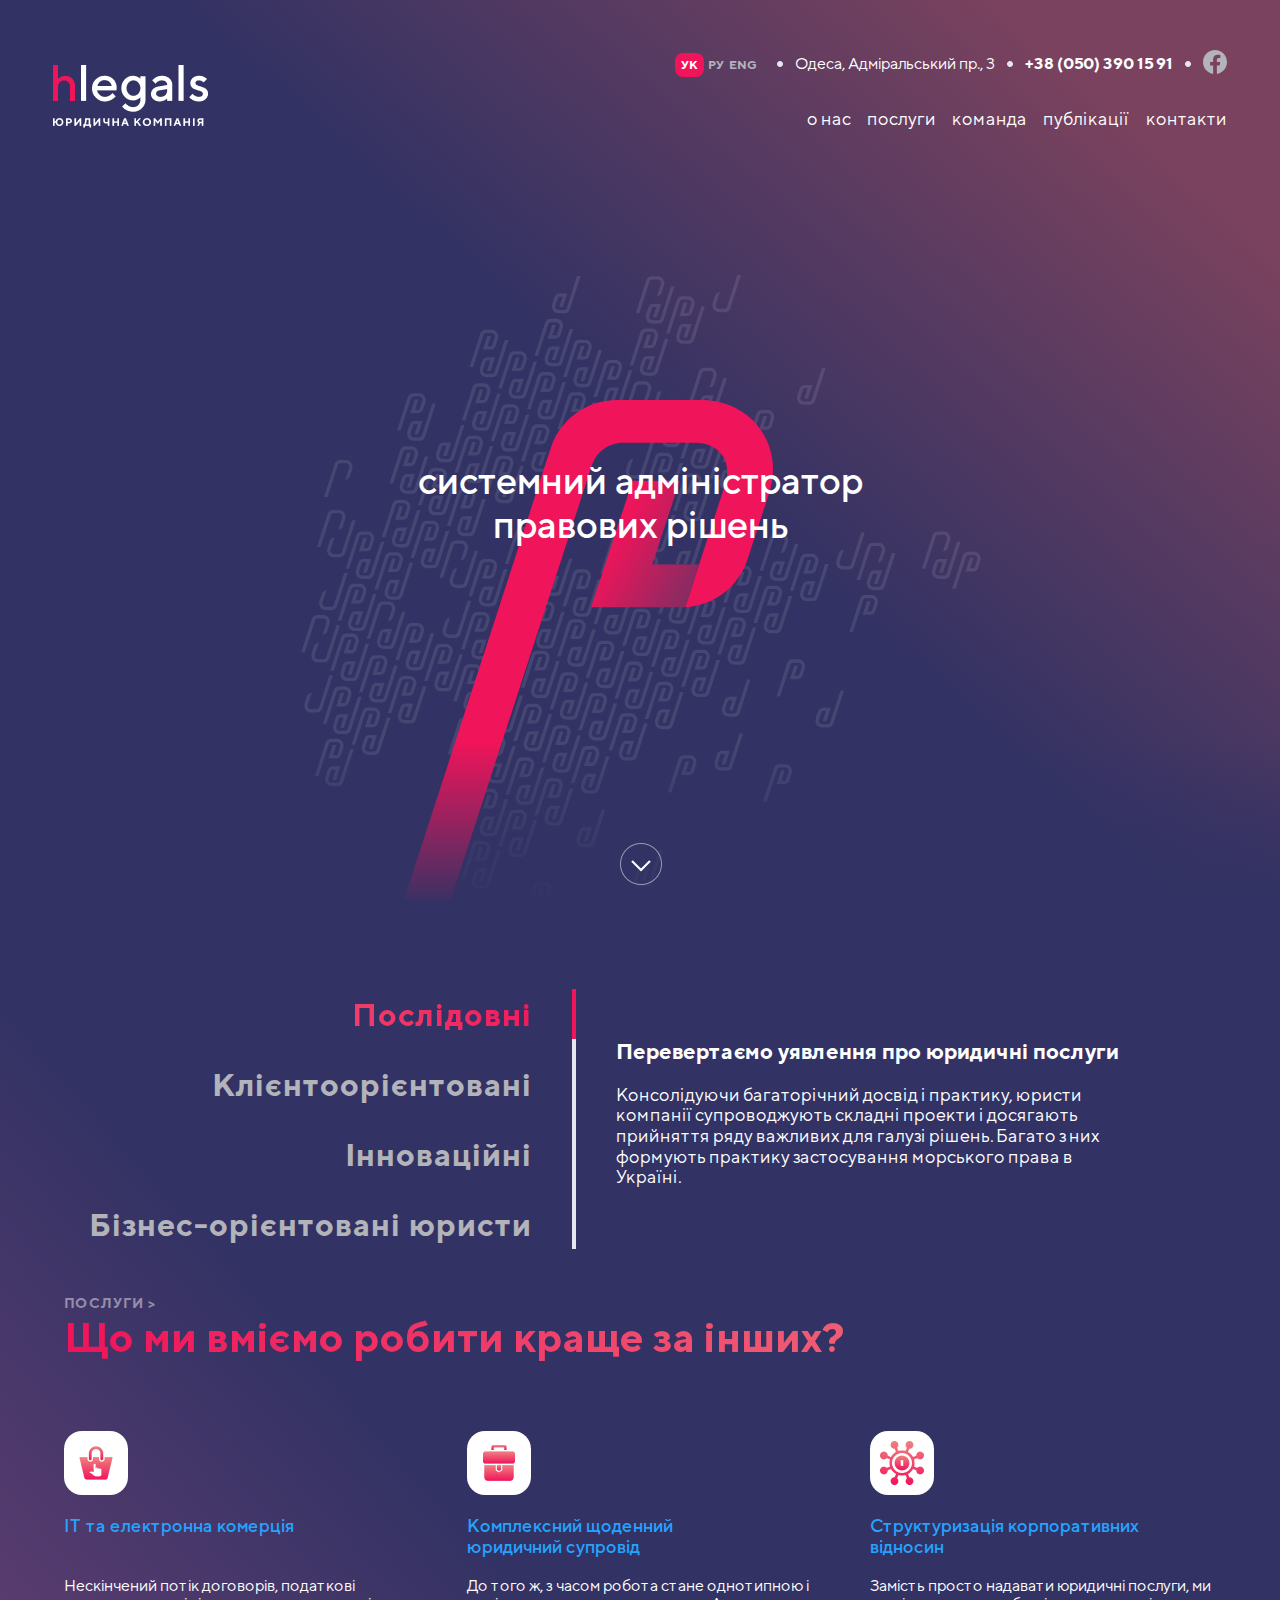
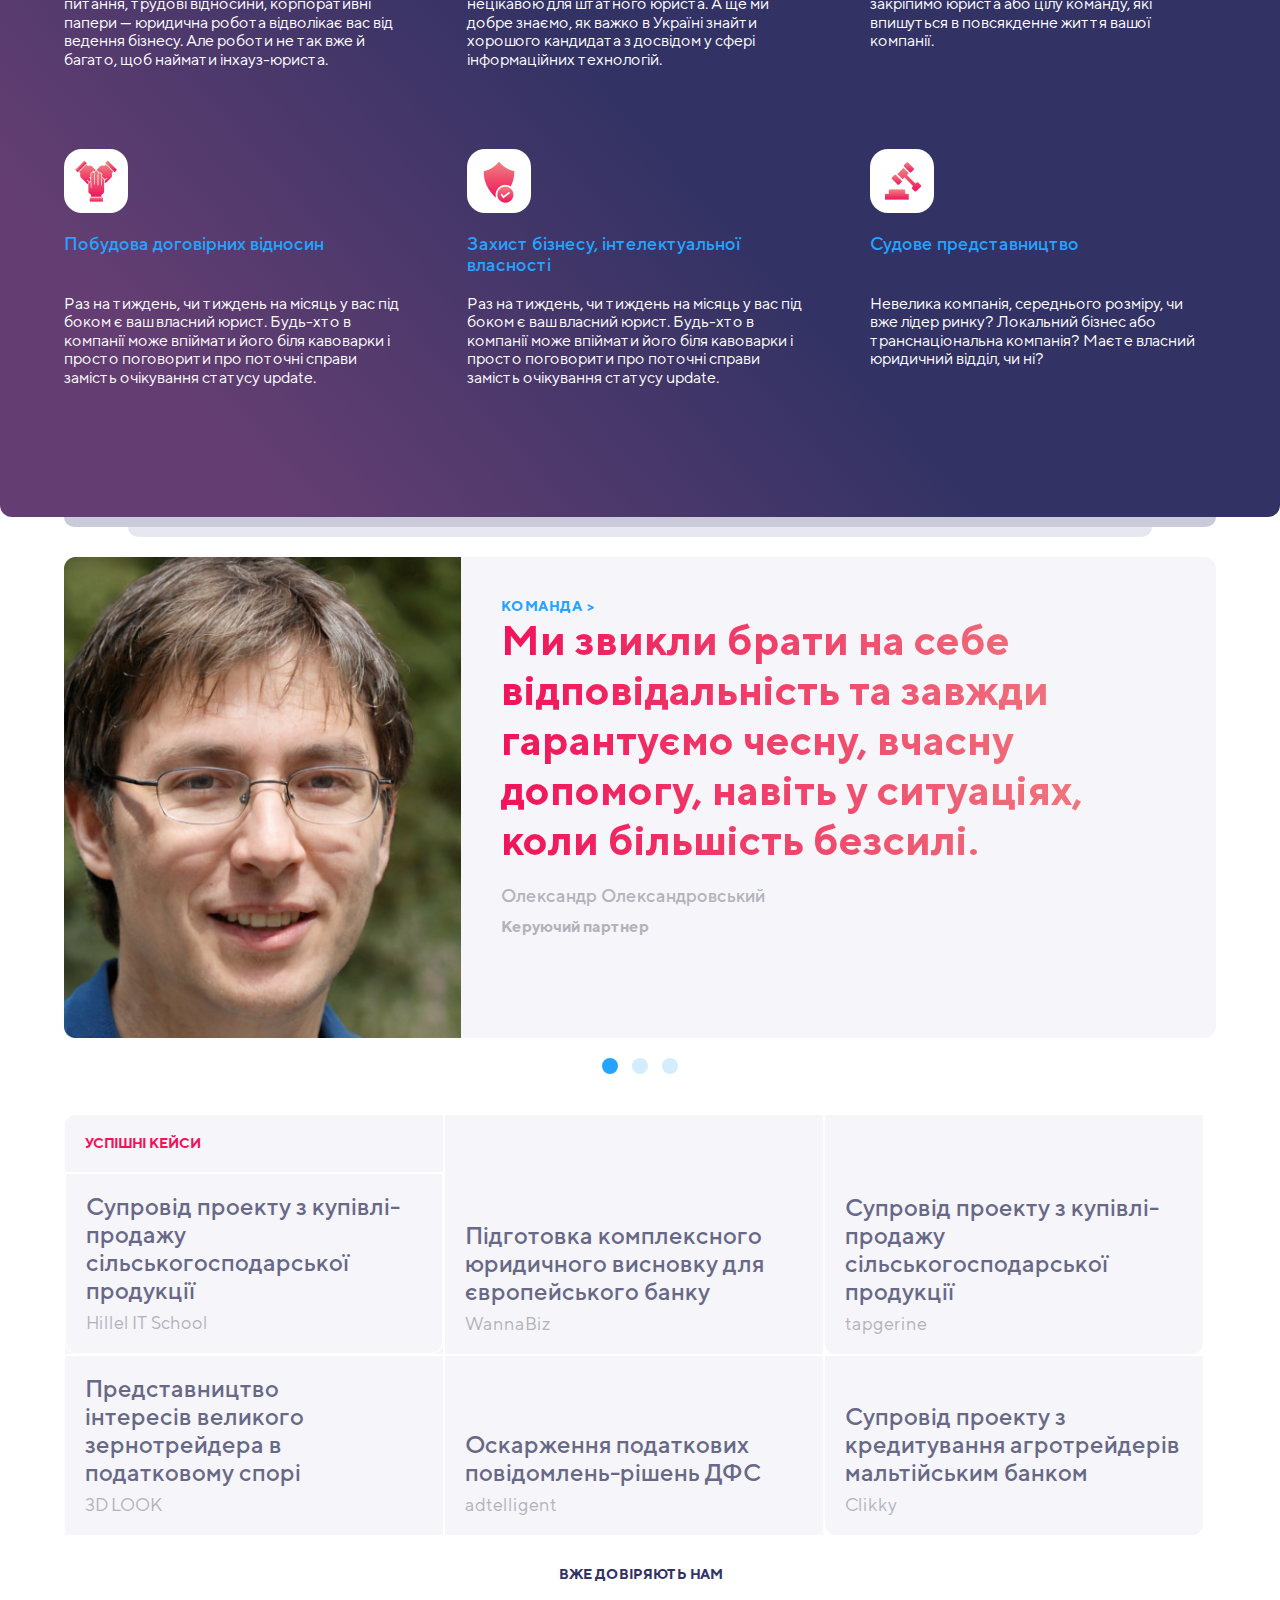
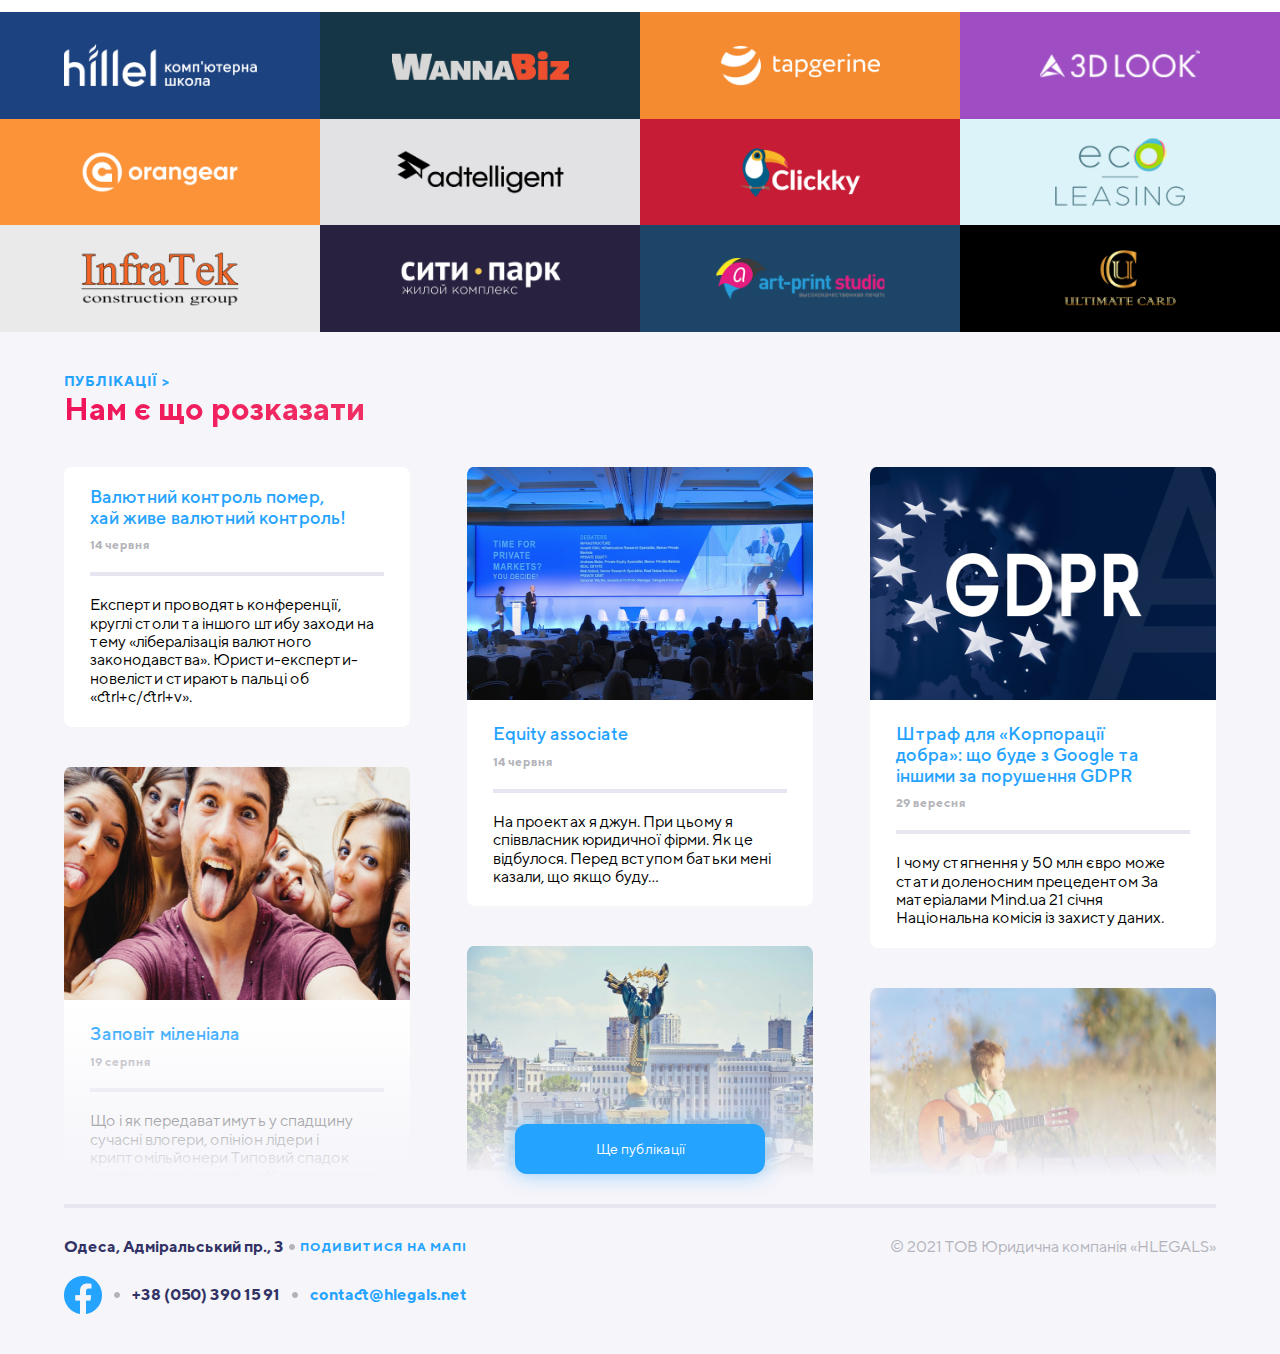
<file: index.html>
<!DOCTYPE html>
<html lang="ua">
  <head>
    <meta charset="UTF-8" />
    <meta http-equiv="X-UA-Compatible" content="IE=edge" />
    <meta name="viewport" content="width=device-width, initial-scale=1.0" />
    <title>homepage</title>
    <link rel="stylesheet" href="styles/normalize.css" />
    <link rel="stylesheet" href="styles/owl.carousel.min.css" />
    <link rel="stylesheet" href="styles/team-owl-carousel.css" />
    <link rel="stylesheet" href="styles/header.css" />
    <link rel="stylesheet" href="styles/footer.css" />
    <!-- <link rel="stylesheet" href="styles/owl.theme.default.min.css" /> -->
    <link rel="stylesheet" href="styles/homepage-mobile.css" />
    <link rel="stylesheet" href="styles/homepage-desktop.css" />
    <link rel="stylesheet" href="fonts/fontstyles.css" />
  </head>
  <body>
    <div class="container">
      <header class="header">
        <div class="header-top">
          <ul class="lang-list list">
            <li>
              <a class="lang-link lang-link-grey lang-link-active" href="#"
                >УК</a
              >
            </li>
            <li><a class="lang-link lang-link-grey" href="https://vladimirbely-github-io.translate.goog/FW-basic/?_x_tr_sl=auto&_x_tr_tl=ru&_x_tr_hl=ru&_x_tr_pto=wapp">РУ</a></li>
            <li><a class="lang-link lang-link-grey" href="https://vladimirbely-github-io.translate.goog/FW-basic/?_x_tr_sl=auto&_x_tr_tl=en&_x_tr_hl=ru&_x_tr_pto=wapp">ENG</a></li>
          </ul>
          <div class="contact-info">
            <img src="img/Dot separator.png" alt="" class="ds" />
            <p class="header-adress header-adress-white">
              Одеса, Адміральський пр., 3
            </p>
            <img src="img/Dot separator.png" alt="" class="ds" />
            <p class="header-phone header-phone-white">+38 (050) 390 15 91</p>
            <img src="img/Dot separator.png" alt="" class="ds" />
            <a class="fb-link" href="#"><img src="img/fb-icon.svg" alt="" /></a>
          </div>
        </div>
        <div class="header-bottom">
          <img src="img/Logo-header-desk-home.png" alt="" class="logo" />
          <img
            src="img/Logo-header-mobile-home.png"
            alt=""
            class="logo-mobile"
          />
          <div class="hamburger-menu">
            <button class="hamburger-btn" id="hamburger-btn">
              <img class="hamburger" src="img/Hamburger (1).svg" alt="" />
            </button>
            <div class="nav-menu" id="nav-menu">
              <header class="nav-menu-header">
                <div class="header-wrapper">
                  <img src="img/mini-logo.svg" alt="" />
                  <button class="close-btn" id="close-btn">
                    <img src="img/Close.png" alt="" />
                  </button>
                </div>
              </header>
              <ul class="nav-list-menu">
                <li class="nav-list-item">
                  <a href="about.html" class="nav-link nav-link-blue">о нас</a>
                </li>
                <li class="nav-list-item">
                  <a href="services.html" class="nav-link nav-link-blue"
                    >послуги</a
                  >
                </li>
                <li class="nav-list-item">
                  <a href="team.html" class="nav-link nav-link-blue">команда</a>
                </li>
                <li class="nav-list-item">
                  <a href="publication.html" class="nav-link nav-link-blue"
                    >публікації</a
                  >
                </li>
                <li class="nav-list-item">
                  <a href="contacts.html" class="nav-link nav-link-blue"
                    >контакти</a
                  >
                </li>
              </ul>
            </div>
          </div>
          <ul class="nav-list list">
            <li>
              <a href="about.html" class="nav-link nav-link-white">о нас</a>
            </li>
            <li>
              <a href="services.html" class="nav-link nav-link-white"
                >послуги</a
              >
            </li>
            <li>
              <a href="team.html" class="nav-link nav-link-white">команда</a>
            </li>
            <li>
              <a href="publication.html" class="nav-link nav-link-white"
                >публікації</a
              >
            </li>
            <li>
              <a href="contacts.html" class="nav-link nav-link-white"
                >контакти</a
              >
            </li>
          </ul>
        </div>
      </header>
      <section class="splash">
        <h1 class="splash-txt">системний адміністратор правових рішень</h1>
        <div class="shade"></div>
        <button class="scroll-down">
          <img src="img/Scroll down.png" alt="" />
        </button>
      </section>
    </div>

    <div class="ES-container">
      <div class="experience-carousel">
        <div class="owl-carousel" id="e-carousel">
          <div class="e-item">
            <div class="E-left">
              <p class="E-type gradient-text">Послідовні</p>
            </div>
            <div class="E-right">
              <h2 class="E-heading">
                Перевертаємо уявлення про юридичні послуги
              </h2>
              <p class="E-description">
                Консолідуючи багаторічний досвід і практику, юристи компанії
                супроводжують складні проекти і досягають прийняття ряду
                важливих для галузі рішень. Багато з них формують практику
                застосування морського права в Україні.
              </p>
            </div>
          </div>
          <div class="e-item">
            <p class="E-type gradient-text">Клієнтоорієнтовані</p>
            <div class="E-right">
              <h2 class="E-heading">
                Перевертаємо уявлення про юридичні послуги
              </h2>
              <p class="E-description">
                Консолідуючи багаторічний досвід і практику, юристи компанії
                супроводжують складні проекти і досягають прийняття ряду
                важливих для галузі рішень. Багато з них формують практику
                застосування морського права в Україні.
              </p>
            </div>
          </div>
          <div class="e-item">
            <p class="E-type gradient-text">Інноваційні</p>
            <div class="E-right">
              <h2 class="E-heading">
                Перевертаємо уявлення про юридичні послуги
              </h2>
              <p class="E-description">
                Консолідуючи багаторічний досвід і практику, юристи компанії
                супроводжують складні проекти і досягають прийняття ряду
                важливих для галузі рішень. Багато з них формують практику
                застосування морського права в Україні.
              </p>
            </div>
          </div>
          <div class="e-item">
            <p class="E-type gradient-text last">Бізнес-орієнтовані юристи</p>
            <div class="E-right">
              <h2 class="E-heading">
                Перевертаємо уявлення про юридичні послуги
              </h2>
              <p class="E-description">
                Консолідуючи багаторічний досвід і практику, юристи компанії
                супроводжують складні проекти і досягають прийняття ряду
                важливих для галузі рішень. Багато з них формують практику
                застосування морського права в Україні.
              </p>
            </div>
          </div>
        </div>
      </div>
      <div class="experience">
        <ul class="E-list list">
          <li>
            <p class="E-type E-type-active" id="E-type1">Послідовні</p>
          </li>
          <li>
            <p class="E-type" id="E-type2">Клієнтоорієнтовані</p>
          </li>
          <li>
            <p class="E-type" id="E-type3">Інноваційні</p>
          </li>
          <li>
            <p class="E-type last" id="E-type4">Бізнес-орієнтовані юристи</p>
          </li>
        </ul>
        <div class="E-right">
          <h2 class="E-heading">Перевертаємо уявлення про юридичні послуги</h2>
          <p class="E-description">
            Консолідуючи багаторічний досвід і практику, юристи компанії
            супроводжують складні проекти і досягають прийняття ряду важливих
            для галузі рішень. Багато з них формують практику застосування
            морського права в Україні.
          </p>
        </div>
      </div>
      <div class="services">
        <a class="S-link link-animation" href="services.html">ПОСЛУГИ ></a>
        <h3 class="S-heading">Що ми вміємо робити краще за інших?</h3>
        <div class="S-wrapper">
          <div class="S-list">
            <div class="rect">
              <img class="S-icon" src="img/services-img1.png" alt="" />
            </div>
            <h3 class="S-h">IT та електронна комерція</h3>
            <p class="S-description">
              Нескінчений потік договорів, податкові питання, трудові відносини,
              корпоративні папери — юридична робота відволікає вас від ведення
              бізнесу. Але роботи не так вже й багато, щоб наймати
              інхауз-юриста.
            </p>
          </div>
          <div class="S-list">
            <div class="rect">
              <img class="S-icon" src="img/services-img2.png" alt="" />
            </div>
            <h3 class="S-h">Комплексний щоденний юридичний супровід</h3>
            <p class="S-description">
              До того ж, з часом робота стане однотипною і нецікавою для
              штатного юриста. А ще ми добре знаємо, як важко в Україні знайти
              хорошого кандидата з досвідом у сфері інформаційних технологій.
            </p>
          </div>
          <div class="S-list">
            <div class="rect">
              <img class="S-icon" src="img/services-img3.png" alt="" />
            </div>
            <h3 class="S-h">Структуризація корпоративних відносин</h3>
            <p class="S-description">
              Замість просто надавати юридичні послуги, ми закріпимо юриста або
              цілу команду, які впишуться в повсякденне життя вашої компанії.
            </p>
          </div>
          <div class="S-list">
            <div class="rect">
              <img class="S-icon" src="img/services-img4.png" alt="" />
            </div>
            <h3 class="S-h">Побудовa договірних відносин</h3>
            <p class="S-description">
              Раз на тиждень, чи тиждень на місяць у вас під боком є ваш власний
              юрист. Будь-хто в компанії може впіймати його біля кавоварки і
              просто поговорити про поточні справи замість очікування статусу
              update.
            </p>
          </div>
          <div class="S-list">
            <div class="rect">
              <img class="S-icon" src="img/services-img5.png" alt="" />
            </div>
            <h3 class="S-h">Захист бізнесу, інтелектуальної власності</h3>
            <p class="S-description">
              Раз на тиждень, чи тиждень на місяць у вас під боком є ваш власний
              юрист. Будь-хто в компанії може впіймати його біля кавоварки і
              просто поговорити про поточні справи замість очікування статусу
              update.
            </p>
          </div>
          <div class="S-list">
            <div class="rect">
              <img class="S-icon" src="img/services-img6.png" alt="" />
            </div>
            <h3 class="S-h">Судове представництво</h3>
            <p class="S-description">
              Невелика компанія, середнього розміру, чи вже лідер ринку?
              Локальний бізнес або транснаціональна компанія? Маєте власний
              юридичний відділ, чи ні?
            </p>
          </div>
        </div>
      </div>
    </div>
    <div class="card-show cs1"></div>
    <div class="card-show cs2"></div>
    <section class="team">
      <div id="main-carousel" class="owl-carousel">
        <div class="item">
          <div class="t-img-desktop">
            <img src="img/T-member-desktop.png" alt="" />
          </div>
          <div class="t-right">
            <a class="t-link link-animation" href="team.html">команда ></a>
            <h4 class="t-heading">
              Ми звикли брати на себе відповідальність та завжди гарантуємо
              чесну, вчасну допомогу, навіть у ситуаціях, коли більшість
              безсилі.
            </h4>
            <div class="t-member">
              <div class="t-img-mobile">
                <img src="img/team-image.png" alt="" />
              </div>
              <div class="t-desc">
                <h4 class="t-name t-name-mobile">Олександр Кац</h4>
                <h4 class="t-name t-name-desktop">
                  Олександр Олександровський
                </h4>
                <h5 class="t-position">Керуючий партнер</h5>
              </div>
            </div>
          </div>
        </div>
        <div class="item">
          <div class="t-img-desktop">
            <img src="img/T-member-desktop.png" alt="" />
          </div>
          <div class="t-right">
            <a class="t-link link-animation" href="team.html">команда ></a>
            <h4 class="t-heading">
              Ми звикли брати на себе відповідальність та завжди гарантуємо
              чесну, вчасну допомогу, навіть у ситуаціях, коли більшість
              безсилі.
            </h4>
            <div class="t-member">
              <div class="t-img-mobile">
                <img src="img/team-image.png" alt="" />
              </div>
              <div class="t-desc">
                <h4 class="t-name t-name-mobile">Олександр Кац</h4>
                <h4 class="t-name t-name-desktop">
                  Олександр Олександровський
                </h4>
                <h5 class="t-position">Керуючий партнер</h5>
              </div>
            </div>
          </div>
        </div>
        <div class="item">
          <div class="t-img-desktop">
            <img src="img/T-member-desktop.png" alt="" />
          </div>
          <div class="t-right">
            <a class="t-link link-animation" href="team.html">команда ></a>
            <h4 class="t-heading">
              Ми звикли брати на себе відповідальність та завжди гарантуємо
              чесну, вчасну допомогу, навіть у ситуаціях, коли більшість
              безсилі.
            </h4>
            <div class="t-member">
              <div class="t-img-mobile">
                <img src="img/team-image.png" alt="" />
              </div>
              <div class="t-desc">
                <h4 class="t-name t-name-mobile">Олександр Кац</h4>
                <h4 class="t-name t-name-desktop">
                  Олександр Олександровський
                </h4>
                <h5 class="t-position">Керуючий партнер</h5>
              </div>
            </div>
          </div>
        </div>
      </div>
    </section>
    <section class="cases">
      <div class="line1">
        <div class="case-block case-block1">
          <p class="cases-txt">Успішні кейси</p>
          <div class="case-block cs-border">
            <p class="case-desc">
              Супровід проекту з купівлі-продажу сільськогосподарської продукції
            </p>
            <p class="case-company">Hillel IT School</p>
          </div>
        </div>

        <div class="case-block">
          <p class="case-desc">
            Підготовка комплексного юридичного висновку для європейського банку
          </p>
          <p class="case-company">WannaBiz</p>
        </div>
        <div class="case-block">
          <p class="case-desc">
            Супровід проекту з купівлі-продажу сільськогосподарської продукції
          </p>
          <p class="case-company">tapgerine</p>
        </div>
      </div>
      <div class="line2">
        <div class="case-block">
          <p class="case-desc cs-width">
            Представництво інтересів великого зернотрейдера в податковому спорі
          </p>
          <p class="case-company">3D LOOK</p>
        </div>
        <div class="case-block">
          <p class="case-desc">Оскарження податкових повідомлень-рішень ДФС</p>
          <p class="case-company">adtelligent</p>
        </div>
        <div class="case-block">
          <p class="case-desc">
            Супровід проекту з кредитування агротрейдерів мальтійським банком
          </p>
          <p class="case-company">Clikky</p>
        </div>
      </div>
    </section>
    <section class="clients">
      <h6 class="clients-heading">Вже довіряють нам</h6>
      <div class="clients-grid">
        <img class="clients-logo" src="img/clients-logo1.png" alt="" />
        <img class="clients-logo" src="img/clients-logo2.png" alt="" />
        <img class="clients-logo" src="img/clients-logo3.png" alt="" />
        <img class="clients-logo" src="img/clients-logo4.png" alt="" />
        <img class="clients-logo" src="img/clients-logo5.png" alt="" />
        <img class="clients-logo" src="img/clients-logo6.png" alt="" />
        <img class="clients-logo" src="img/clients-logo7.png" alt="" />
        <img class="clients-logo" src="img/clients-logo8.png" alt="" />
        <img class="clients-logo" src="img/clients-logo9.png" alt="" />
        <img class="clients-logo" src="img/clients-logo10.png" alt="" />
        <img class="clients-logo" src="img/clients-logo11.png" alt="" />
        <img class="clients-logo" src="img/clients-logo12.png" alt="" />
      </div>
    </section>
    <section class="publications-bg">
      <div class="publications-container" id="publications-container-homepage">
        <a class="publication-link" href="publication.html">Публікації ></a>
        <h3 class="publication-h">Нам є що розказати</h3>
        <div class="publications">
          <article class="publication-block" id="block1">
            <div class="publication-desc">
              <h4 class="publication-heading">
                Валютний контроль помер, хай живе валютний контроль!
              </h4>
              <h5 class="publication-date">14 червня</h5>
            </div>
            <div class="separator">
              <p class="publication-p">
                Експерти проводять конференції, круглі столи та іншого штибу
                заходи на тему «лібералізація валютного законодавства».
                Юристи-експерти-новелісти стирають пальці об «ctrl+c/ctrl+v».
              </p>
            </div>
          </article>
          <article class="publication-block" id="block2">
            <img
              class="publication-img"
              src="img/publication-img1.png"
              alt=""
            />
            <div class="publication-desc">
              <h4 class="publication-heading">Equity associate</h4>
              <h5 class="publication-date">14 червня</h5>
            </div>
            <div class="separator">
              <p class="publication-p">
                На проектах я джун. При цьому я співвласник юридичної фірми. Як
                це відбулося. Перед вступом батьки мені казали, що якщо буду…
              </p>
            </div>
          </article>
          <article class="publication-block" id="block3">
            <img
              class="publication-img"
              src="img/publication-img2.png"
              alt=""
            />
            <div class="publication-desc">
              <a class="publicaton-link-wrapper link-animation" href="publication-entry.html">
                <h4 class="publication-heading">
                  Штраф для «Корпорації добра»: що буде з Google та іншими за
                  порушення GDPR
                </h4>
              </a>

              <h5 class="publication-date">29 вересня</h5>
            </div>
            <div class="separator">
              <p class="publication-p">
                І чому стягнення у 50 млн євро може стати доленосним прецедентом
                За матеріалами Mind.ua 21 січня Національна комісія із захисту
                даних.
              </p>
            </div>
          </article>
          <article class="publication-block" id="block4">
            <img
              class="publication-img"
              src="img/publication-img3.png"
              alt=""
            />
            <div class="publication-desc">
              <h4 class="publication-heading">Заповіт міленіала</h4>
              <h5 class="publication-date">19 серпня</h5>
            </div>
            <div class="separator">
              <p class="publication-p">
                Що і як передаватимуть у спадщину сучасні влогери, опініон
                лідери і криптомільйонери Типовий спадок українського покоління
                Х виглядає так: квартира у…
              </p>
            </div>
          </article>
          <article class="publication-block" id="block5">
            <img
              class="publication-img"
              src="img/publication-img4.png"
              alt=""
            />
            <div class="publication-desc">
              <h4 class="publication-heading">
                Закон про мови: як зробити свій сайт відповідним
              </h4>
              <h5 class="publication-date">19 серпня</h5>
            </div>
            <div class="separator">
              <p class="publication-p">
                Наталія Кирик, керівник контент студії Wordfactory.ua По-перше,
                це красиво! Це аргумент номер один на користь україномовного
                сайту. По-друге, це ефективно. У…
              </p>
            </div>
          </article>
          <article class="publication-block" id="block6">
            <img
              class="publication-img"
              src="img/publication-img5.png"
              alt=""
            />
            <div class="publication-desc">
              <h4 class="publication-heading">
                Компенсація витрат на навчання дитини в дитячому садку та школі
              </h4>
              <h5 class="publication-date">5 Лютого 2018</h5>
            </div>
            <div class="separator">
              <p class="publication-p">
                Про що йде мова В червні цього року Верховна Рада внесла зміни
                до Податкового кодексу України. Відтепер батьки, які отримують
                офіційну…
              </p>
            </div>
          </article>
        </div>
        <div class="publication-shadow">
          <button class="publication-btn" id="publication-btn-homepage">Ще публікації</button>
          <button class="publication-btn" id="close-btn-homepage">Згорнути</button>
        </div>
      </div>
    </section>
    <footer class="footer">
      <div class="footer-container">
        <div class="footer-left">
          <div class="footer-line1">
            <p class="footer-adress">Одеса, Адміральський пр., 3</p>
            <img class="footer-ds" src="img/Dot separator1.png" alt="" />
            <a
              class="map-link"
              href="https://www.google.com/maps/place/%D0%AE%D1%80%D0%B8%D0%B4%D0%B8%D1%87%D0%B5%D1%81%D0%BA%D0%B0%D1%8F+%D0%BA%D0%BE%D0%BC%D0%BF%D0%B0%D0%BD%D0%B8%D1%8F+%22%D0%90%D0%99%D0%9C%D0%A0%D0%90%D0%99%D0%A2%22/@46.437018,30.5898953,11z/data=!4m9!1m2!2m1!1z0KLQntCSINCu0YDQuNC00LjRh9C90LAg0LrQvtC80L_QsNC90ZbRjyDCq0hMRUdBTFPCuw!3m5!1s0x40c633bcf388a7a1:0x6dd17955c5537982!8m2!3d46.4370628!4d30.7299809!15sCjTQotCe0JIg0K7RgNC40LTQuNGH0L3QsCDQutC-0LzQv9Cw0L3RltGPIMKrSExFR0FMU8K7kgEIbGF3X2Zpcm0"
            >
              подивитися на мапі
            </a>
          </div>
          <div class="footer-line2">
            <a class="fb-icon" href="https://www.facebook.com/"
              ><img src="img/facebook-icon.png" alt=""
            /></a>
            <img class="footer-ds" src="img/Dot separator1.png" alt="" />
            <a class="tel-number" href="tel:+380503901591"
              >+38 (050) 390 15 91</a
            >
            <img class="footer-ds" src="img/Dot separator1.png" alt="" />
            <a class="email-link" href="#">contact@hlegals.net</a>
          </div>
        </div>

        <h3 class="footer-h3">© 2021 ТОВ Юридична компанія «HLEGALS»</h3>
      </div>
    </footer>
    <script src="js/jquery-3.6.0.min.js"></script>
    <script src="js/owl.carousel.min.js"></script>
    <script src="js/hamburger-script.js"></script>
    <script src="js/expirience-homepage.js"></script>
    <script src="js/p-dropdown-homepage.js"></script>
    <script src="js/owl-carousel-homepage.js"></script>
  </body>
</html>
</file>
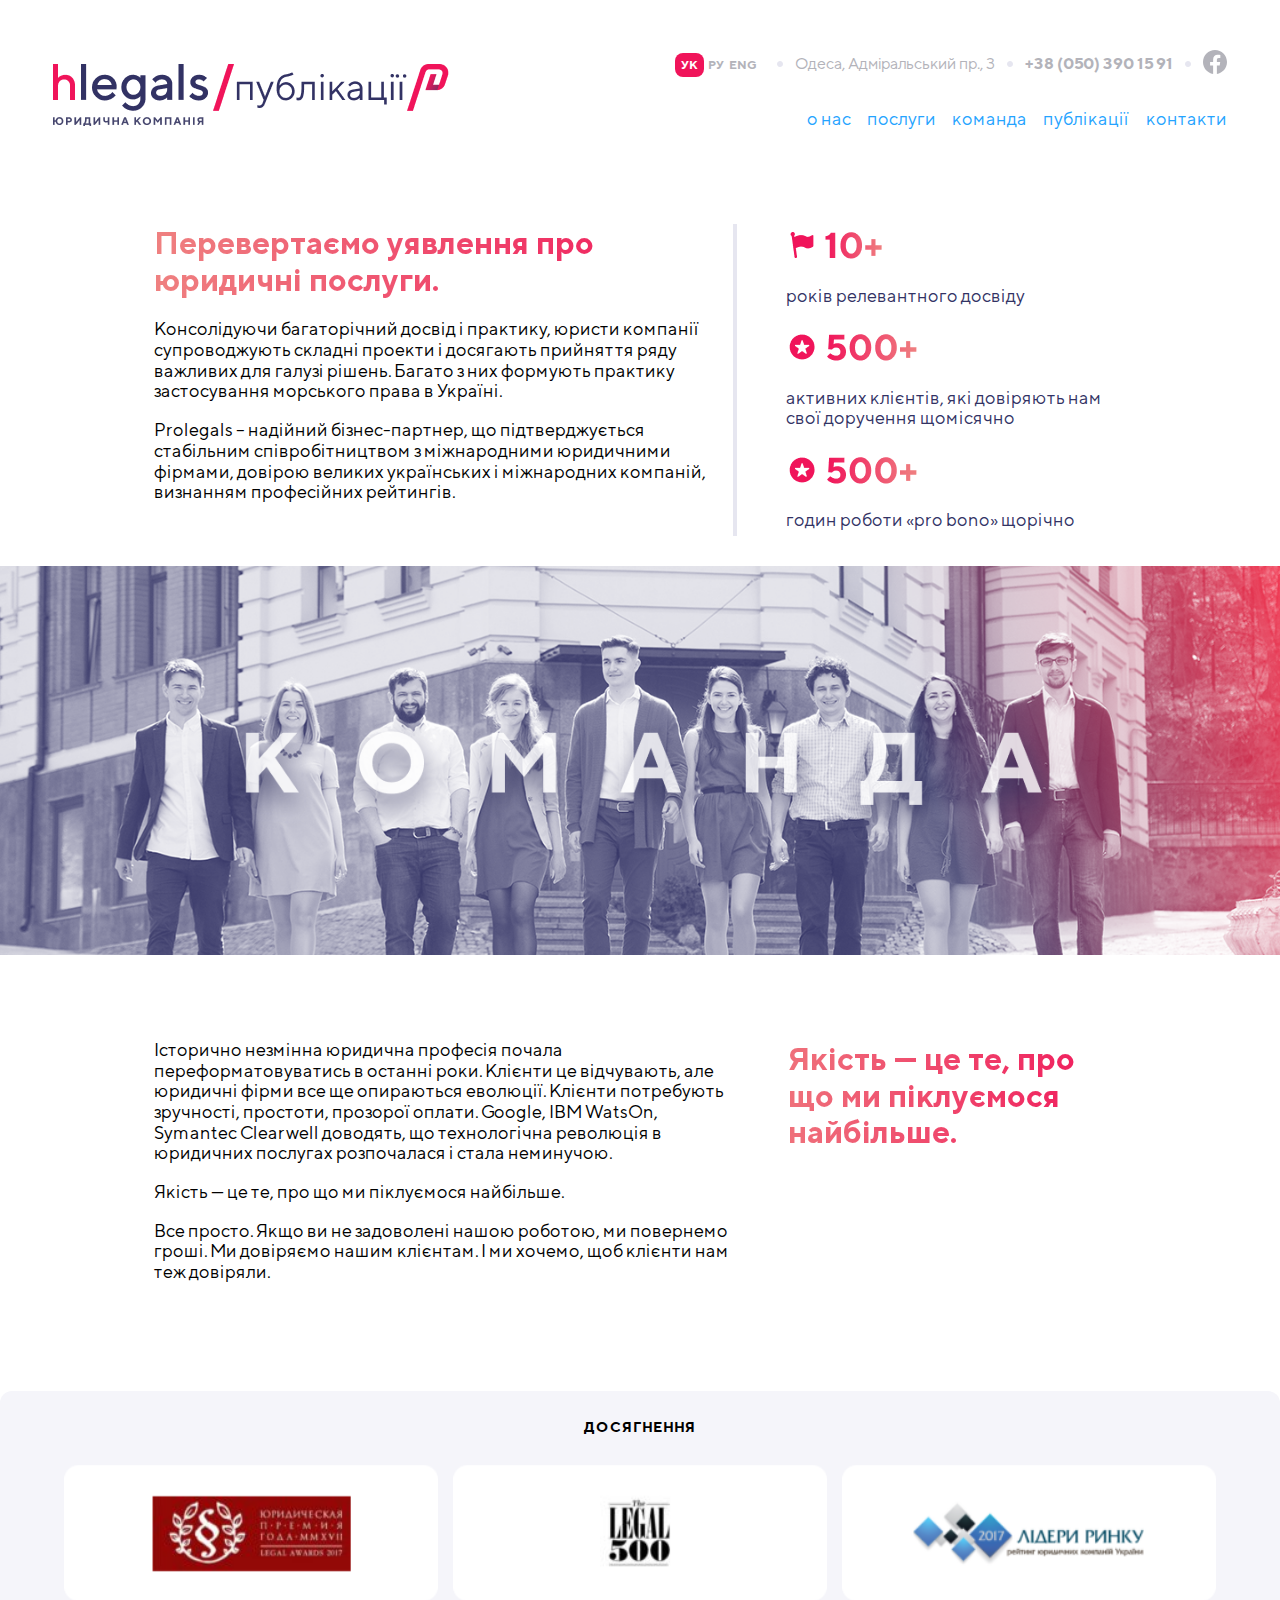
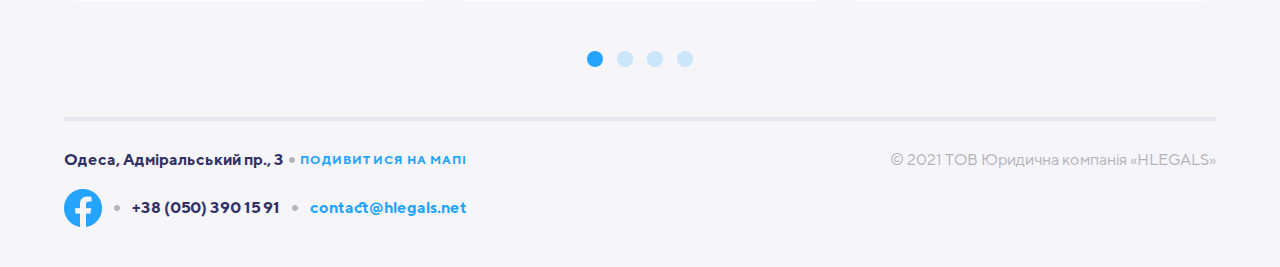
<file: about.html>
<!DOCTYPE html>
<html lang="en">
  <head>
    <meta charset="UTF-8" />
    <meta http-equiv="X-UA-Compatible" content="IE=edge" />
    <meta name="viewport" content="width=device-width, initial-scale=1.0" />
    <link rel="stylesheet" href="styles/normalize.css" />
    <link rel="stylesheet" href="styles/owl.carousel.min.css" />
    <link rel="stylesheet" href="styles/header.css" />
    <link rel="stylesheet" href="styles/footer.css" />
    <link rel="stylesheet" href="styles/homepage-mobile.css" />
    <link rel="stylesheet" href="styles/team-owl-carousel.css">
    <link rel="stylesheet" href="styles/about.css" />
    <link rel="stylesheet" href="styles/about-desktop.css" />
    <link rel="stylesheet" href="fonts/fontstyles.css" />

    <title>Document</title>
  </head>
  <body>
    <header class="header">
      <div class="header-top">
        <ul class="lang-list list">
          <li>
            <a class="lang-link lang-link-grey lang-link-active" href="#">УК</a>
          </li>
          <li><a class="lang-link lang-link-grey" href="#">РУ</a></li>
          <li><a class="lang-link lang-link-grey" href="#">ENG</a></li>
        </ul>
        <div class="contact-info">
          <img src="img/Dot separator.png" alt="" class="ds" />
          <p class="header-adress header-adress-grey">
            Одеса, Адміральський пр., 3
          </p>
          <img src="img/Dot separator.png" alt="" class="ds" />
          <p class="header-phone">+38 (050) 390 15 91</p>
          <img src="img/Dot separator.png" alt="" class="ds" />
          <a class="fb-link" href="#"><img src="img/fb-icon.svg" alt="" /></a>
        </div>
      </div>
      <div class="header-bottom">
        <a class="home-link" href="index.html"
          ><img
            src="img/Logo Subsection Mobile.png"
            alt=""
            class="logo-mobile" />
          <img src="img/Logo Subsection.png" alt="" class="logo"
        /></a>
        <div class="hamburger-menu">
          <button class="hamburger-btn" id="hamburger-btn">
            <img class="hamburger" src="img/Hamburger.svg" alt="" />
          </button>
          <div class="nav-menu" id="nav-menu">
            <header class="nav-menu-header">
              <div class="header-wrapper">
                <img src="img/mini-logo.svg" alt="" />
                <button class="close-btn" id="close-btn">
                  <img src="img/Close.png" alt="" />
                </button>
              </div>
            </header>
            <ul class="nav-list-menu">
              <li class="nav-list-item">
                <a href="about.html" class="nav-link nav-link-blue">о нас</a>
              </li>
              <li class="nav-list-item">
                <a href="services.html" class="nav-link nav-link-blue"
                  >послуги</a
                >
              </li>
              <li class="nav-list-item">
                <a href="team.html" class="nav-link nav-link-blue">команда</a>
              </li>
              <li class="nav-list-item">
                <a href="publication.html" class="nav-link nav-link-blue"
                  >публікації</a
                >
              </li>
              <li class="nav-list-item">
                <a href="contacts.html" class="nav-link nav-link-blue"
                  >контакти</a
                >
              </li>
            </ul>
          </div>
        </div>
        <ul class="nav-list list">
          <li><a href="about.html" class="nav-link nav-link-blue">о нас</a></li>
          <li>
            <a href="services.html" class="nav-link nav-link-blue">послуги</a>
          </li>
          <li>
            <a href="team.html" class="nav-link nav-link-blue">команда</a>
          </li>
          <li>
            <a href="publication.html" class="nav-link nav-link-blue"
              >публікації</a
            >
          </li>
          <li>
            <a href="contacts.html" class="nav-link nav-link-blue">контакти</a>
          </li>
        </ul>
      </div>
    </header>
    <section class="IA-container">
      <div class="introduction">
        <h1 class="i-heading gradient-text">
          Перевертаємо уявлення про юридичні послуги.
        </h1>
        <p class="i-p">
          Консолідуючи багаторічний досвід і практику, юристи компанії
          супроводжують складні проекти і досягають прийняття ряду важливих для
          галузі рішень. Багато з них формують практику застосування морського
          права в Україні.
        </p>
        <p class="i-p">
          Prolegals – надійний бізнес-партнер, що підтверджується стабільним
          співробітництвом з міжнародними юридичними фірмами, довірою великих
          українських і міжнародних компаній, визнанням професійних рейтингів.
        </p>
      </div>
      <div class="advantages">
        <img src="img/Heading.png" alt="" />
        <h2 class="a-heading">років релевантного досвіду</h2>
        <img src="img/Heading (2).png" alt="" />
        <h2 class="a-heading">
          активних клієнтів, які довіряють нам свої доручення щомісячно
        </h2>
        <img src="img/Heading (2).png" alt="" />
        <h2 class="a-heading">годин роботи «pro bono» щорічно</h2>
      </div>
    </section>
    <section class="quality">
      <img class="q-img-mobile" src="img/Team-img-about-mobile.png" alt="" />
      <img class="q-img-desk" src="img/Team-img-about.png" alt="" />
      <div class="q-container">
        <div class="q-paragraphs">
          <p class="q-p">
            Історично незмінна юридична професія почала переформатовуватись в
            останні роки. Клієнти це відчувають, але юридичні фірми все ще
            опираються еволюції. Клієнти потребують зручності, простоти,
            прозорої оплати. Google, IBM WatsОn, Symantec Clearwell доводять, що
            технологічна революція в юридичних послугах розпочалася і стала
            неминучою.
          </p>
          <p class="q-p">Якість — це те, про що ми піклуємося найбільше.</p>
          <p class="q-p">
            Все просто. Якщо ви не задоволені нашою роботою, ми повернемо гроші.
            Ми довіряємо нашим клієнтам. І ми хочемо, щоб клієнти нам теж
            довіряли.
          </p>
        </div>
        <h2 class="q-heading gradient-text">
          Якість — це те, про що ми піклуємося найбільше.
        </h2>
      </div>
    </section>
    <section class="achievments">
      <h2 class="achievments-heading">Досягнення</h2>
      <div class="a-container">
        <div class="owl-carousel" id="a-carousel">
          <div class="a-item">
            <img class="a-img" src="img/a-img.png" alt="" />
          </div>
          <div class="a-item">
            <img class="a-img" src="img/a-img (2).png" alt="" />
          </div>
          <div class="a-item">
            <img class="a-img" src="img/a-img (3).png" alt="" id="a-img3" />
          </div>
          <div class="a-item">
            <img class="a-img" src="img/a-img (4).png" alt="" id="a-img4" />
          </div>
          <div class="a-item">
            <img class="a-img" src="img/a-img.png" alt="" />
          </div>
          <div class="a-item">
            <img class="a-img" src="img/a-img (2).png" alt="" />
          </div>
          <div class="a-item">
            <img class="a-img" src="img/a-img (3).png" alt="" id="a-img3" />
          </div>
          <div class="a-item">
            <img class="a-img" src="img/a-img (4).png" alt="" id="a-img4" />
          </div>
          <div class="a-item">
            <img class="a-img" src="img/a-img.png" alt="" />
          </div>
          <div class="a-item">
            <img class="a-img" src="img/a-img (2).png" alt="" />
          </div>
          <div class="a-item">
            <img class="a-img" src="img/a-img (3).png" alt="" id="a-img3" />
          </div>
          <div class="a-item">
            <img class="a-img" src="img/a-img (4).png" alt="" id="a-img4" />
          </div>
        </div>
      </div>
    </section>
    <footer class="footer">
      <div class="footer-container">
        <div class="footer-left">
          <div class="footer-line1">
            <p class="footer-adress">Одеса, Адміральський пр., 3</p>
            <img class="footer-ds" src="img/Dot separator1.png" alt="" />
            <a
              class="map-link"
              href="https://www.google.com/maps/place/%D0%AE%D1%80%D0%B8%D0%B4%D0%B8%D1%87%D0%B5%D1%81%D0%BA%D0%B0%D1%8F+%D0%BA%D0%BE%D0%BC%D0%BF%D0%B0%D0%BD%D0%B8%D1%8F+%22%D0%90%D0%99%D0%9C%D0%A0%D0%90%D0%99%D0%A2%22/@46.437018,30.5898953,11z/data=!4m9!1m2!2m1!1z0KLQntCSINCu0YDQuNC00LjRh9C90LAg0LrQvtC80L_QsNC90ZbRjyDCq0hMRUdBTFPCuw!3m5!1s0x40c633bcf388a7a1:0x6dd17955c5537982!8m2!3d46.4370628!4d30.7299809!15sCjTQotCe0JIg0K7RgNC40LTQuNGH0L3QsCDQutC-0LzQv9Cw0L3RltGPIMKrSExFR0FMU8K7kgEIbGF3X2Zpcm0"
            >
              подивитися на мапі
            </a>
          </div>
          <div class="footer-line2">
            <a class="fb-icon" href="https://www.facebook.com/"
              ><img src="img/facebook-icon.png" alt=""
            /></a>
            <img class="footer-ds" src="img/Dot separator1.png" alt="" />
            <a class="tel-number" href="tel:+380503901591"
              >+38 (050) 390 15 91</a
            >
            <img class="footer-ds" src="img/Dot separator1.png" alt="" />
            <a class="email-link" href="#">contact@hlegals.net</a>
          </div>
        </div>
        <h3 class="footer-h3">© 2021 ТОВ Юридична компанія «HLEGALS»</h3>
      </div>
    </footer>
  </body>
  <script src="js/jquery-3.6.0.min.js"></script>
  <script src="js/owl.carousel.min.js"></script>
  <script src="js/hamburger-script.js"></script>
  <script src="js/owl-carousel-about.js"></script>
</html>
</file>
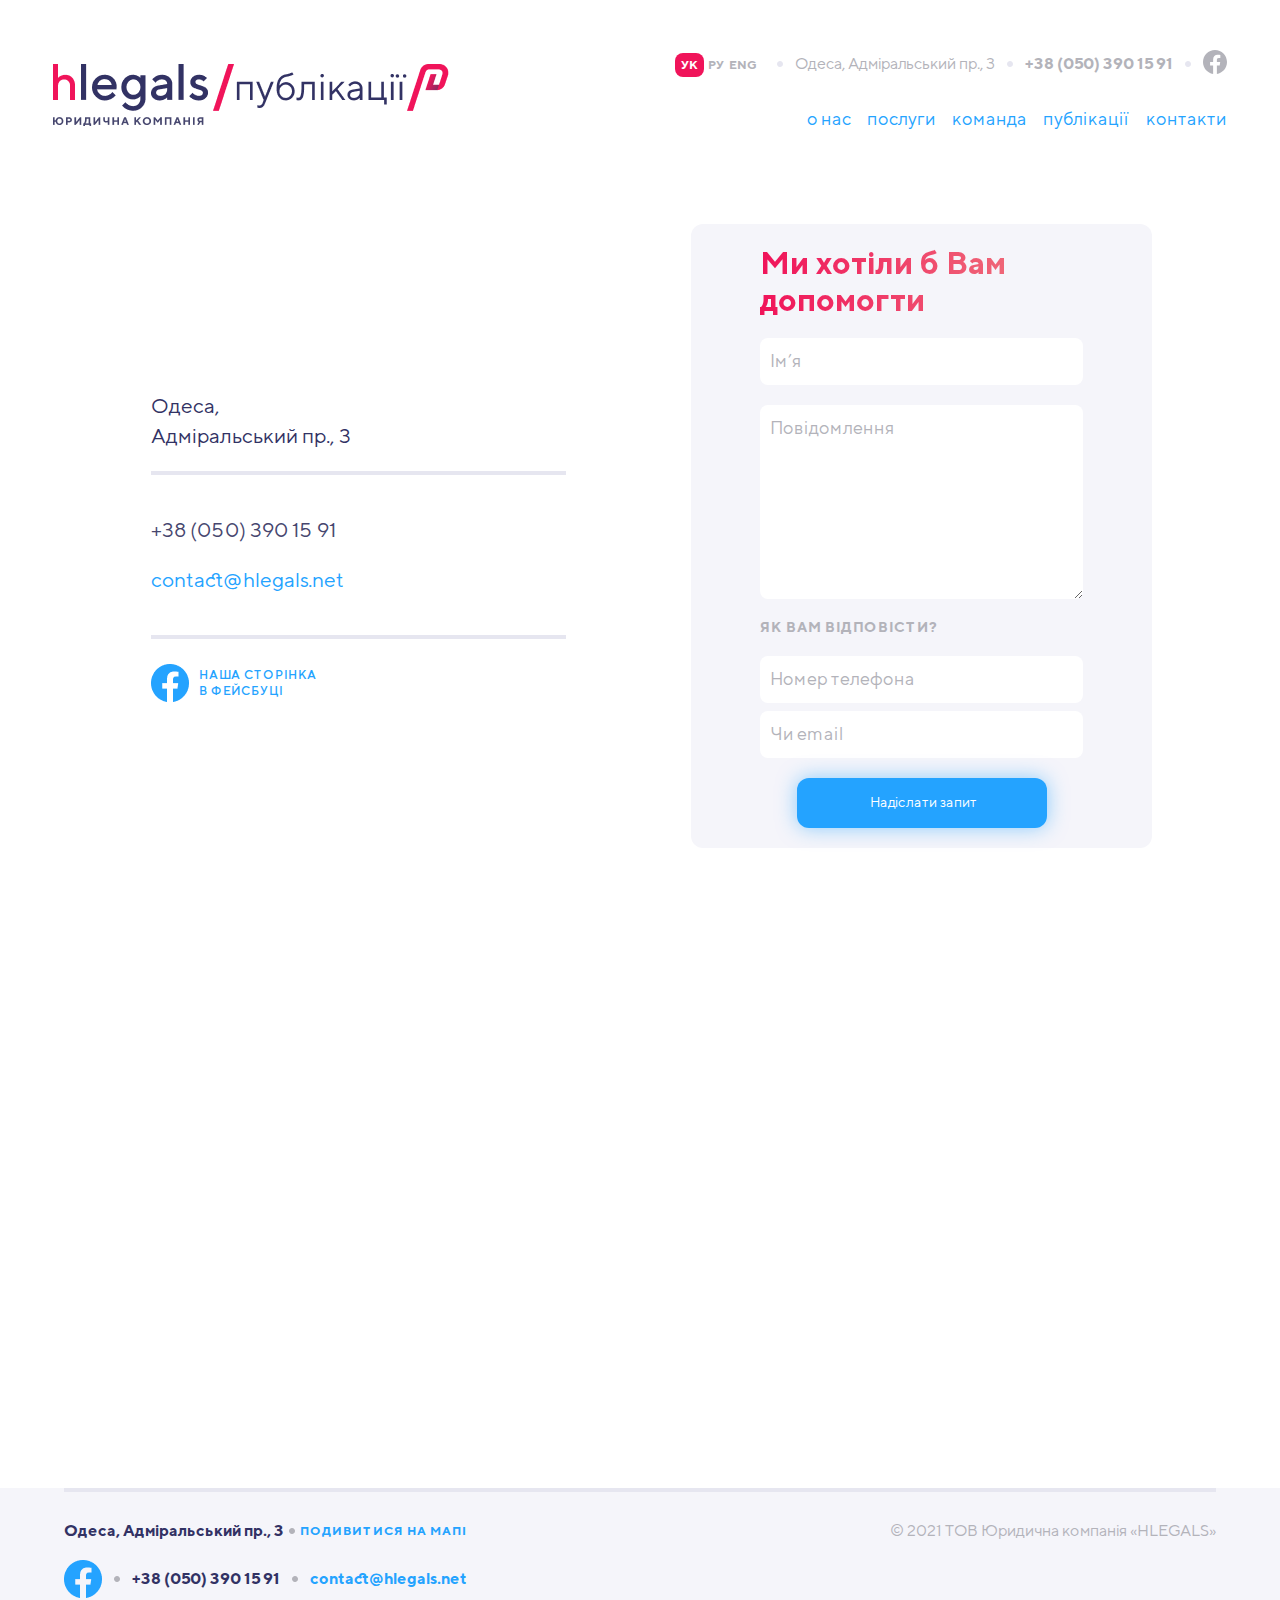
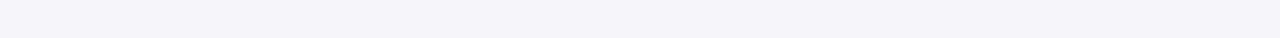
<file: contacts.html>
<!DOCTYPE html>
<html lang="en">
  <head>
    <meta charset="UTF-8" />
    <meta http-equiv="X-UA-Compatible" content="IE=edge" />
    <meta name="viewport" content="width=device-width, initial-scale=1.0" />
    <title>Document</title>
    <link rel="stylesheet" href="styles/normalize.css" />
    <link rel="stylesheet" href="styles/header.css" />
    <link rel="stylesheet" href="styles/footer.css" />
    <link rel="stylesheet" href="styles/contacts.css" />
    <link rel="stylesheet" href="styles/contacts-desktop.css" />
    <link rel="stylesheet" href="fonts/fontstyles.css" />
  </head>
  <body>
    <header class="header">
      <div class="header-top">
        <ul class="lang-list list">
          <li>
            <a class="lang-link lang-link-grey lang-link-active" href="#">УК</a>
          </li>
          <li><a class="lang-link lang-link-grey" href="#">РУ</a></li>
          <li><a class="lang-link lang-link-grey" href="#">ENG</a></li>
        </ul>
        <div class="contact-info">
          <img src="img/Dot separator.png" alt="" class="ds" />
          <p class="header-adress header-adress-grey">
            Одеса, Адміральський пр., 3
          </p>
          <img src="img/Dot separator.png" alt="" class="ds" />
          <p class="header-phone">+38 (050) 390 15 91</p>
          <img src="img/Dot separator.png" alt="" class="ds" />
          <a class="fb-link" href="#"><img src="img/fb-icon.svg" alt="" /></a>
        </div>
      </div>
      <div class="header-bottom">
        <a class="home-link" href="index.html"
          ><img
            src="img/Logo Subsection Mobile.png"
            alt=""
            class="logo-mobile" />
          <img src="img/Logo Subsection.png" alt="" class="logo"
        /></a>
        <div class="hamburger-menu">
          <button class="hamburger-btn" id="hamburger-btn">
            <img class="hamburger" src="img/Hamburger.svg" alt="" />
          </button>
          <div class="nav-menu" id="nav-menu">
            <header class="nav-menu-header">
              <div class="header-wrapper">
                <img src="img/mini-logo.svg" alt="" />
                <button class="close-btn" id="close-btn">
                  <img src="img/Close.png" alt="" />
                </button>
              </div>
            </header>
            <ul class="nav-list-menu">
              <li class="nav-list-item">
                <a href="about.html" class="nav-link nav-link-blue">о нас</a>
              </li>
              <li class="nav-list-item">
                <a href="services.html" class="nav-link nav-link-blue"
                  >послуги</a
                >
              </li>
              <li class="nav-list-item">
                <a href="team.html" class="nav-link nav-link-blue">команда</a>
              </li>
              <li class="nav-list-item">
                <a href="publication.html" class="nav-link nav-link-blue"
                  >публікації</a
                >
              </li>
              <li class="nav-list-item">
                <a href="contacts.html" class="nav-link nav-link-blue"
                  >контакти</a
                >
              </li>
            </ul>
          </div>
        </div>
        <ul class="nav-list list">
          <li><a href="about.html" class="nav-link nav-link-blue">о нас</a></li>
          <li>
            <a href="services.html" class="nav-link nav-link-blue">послуги</a>
          </li>
          <li>
            <a href="team.html" class="nav-link nav-link-blue">команда</a>
          </li>
          <li>
            <a href="publication.html" class="nav-link nav-link-blue"
              >публікації</a
            >
          </li>
          <li>
            <a href="contacts.html" class="nav-link nav-link-blue">контакти</a>
          </li>
        </ul>
      </div>
    </header>
    <section class="grid-wrapper">
      <section class="contacts-section">
        <div class="block">
          <h2 class="c-adress txt">
            Одеса, <br />
            Адміральський пр., 3
          </h2>
        </div>
        <div class="block" id="n-block">
          <h2 class="c-number txt">+38 (050) 390 15 91</h2>
          <a class="email-link txt" href="#">contact@hlegals.net</a>
        </div>
        <div class="facebook">
          <img class="fb-img" src="img/facebook-icon.png" alt="" />
          <a class="c-fb-link" href="#"
            >Наша сторінка <br />
            в фейсбуці</a
          >
        </div>
      </section>
      <section class="form-bg">
        <div class="form">
          <h2 class="gradient-text-h">Ми хотіли б Вам допомогти</h2>
          <form class="c-form" id="#c-form">
            <input
              type="text"
              name="name"
              minlength="2"
              placeholder="Iм’я"
              id="name"
              required
            />
            <textarea
              name="message"
              id="message"
              cols="30"
              rows="10"
              minlength="20"
              placeholder="Повідомлення"
              required
            ></textarea>
            <h3 class="form-heading">Як вам відповісти?</h3>
            <input
              type="number"
              name="tel-number"
              minlength="10"
              placeholder="Номер телефона"
              id="tel-number"
              required
            />
            <input
              type="email"
              name="e-mail"
              placeholder="Чи email"
              id="e-mail"
              optional
            />
            <input
              type="submit"
              name="submit-btn"
              id="submit-btn"
              value="Надіслати запит"
            />
          </form>
        </div>
      </section>
    </section>

    <div class="map">
      <iframe
        src="https://www.google.com/maps/embed?pb=!1m18!1m12!1m3!1d21993.39142435242!2d30.73715953381969!3d46.445250688322375!2m3!1f0!2f0!3f0!3m2!1i1024!2i768!4f13.1!3m3!1m2!1s0x40c633bdf4a39a05%3A0xb1e6dba17641729d!2sAdmiral&#39;s&#39;kyi%20Ave%2C%20Odesa%2C%20Odes&#39;ka%20oblast%2C%2065000!5e0!3m2!1sen!2sua!4v1657624676486!5m2!1sen!2sua"
        width="100%"
        height="100%"
        style="border: 0"
        allowfullscreen=""
        loading="lazy"
        referrerpolicy="no-referrer-when-downgrade"
      ></iframe>
    </div>
    <footer class="footer">
      <div class="footer-container">
        <div class="footer-left">
          <div class="footer-line1">
            <p class="footer-adress">Одеса, Адміральський пр., 3</p>
            <img class="footer-ds" src="img/Dot separator1.png" alt="" />
            <a
              class="map-link"
              href="https://www.google.com/maps/place/%D0%AE%D1%80%D0%B8%D0%B4%D0%B8%D1%87%D0%B5%D1%81%D0%BA%D0%B0%D1%8F+%D0%BA%D0%BE%D0%BC%D0%BF%D0%B0%D0%BD%D0%B8%D1%8F+%22%D0%90%D0%99%D0%9C%D0%A0%D0%90%D0%99%D0%A2%22/@46.437018,30.5898953,11z/data=!4m9!1m2!2m1!1z0KLQntCSINCu0YDQuNC00LjRh9C90LAg0LrQvtC80L_QsNC90ZbRjyDCq0hMRUdBTFPCuw!3m5!1s0x40c633bcf388a7a1:0x6dd17955c5537982!8m2!3d46.4370628!4d30.7299809!15sCjTQotCe0JIg0K7RgNC40LTQuNGH0L3QsCDQutC-0LzQv9Cw0L3RltGPIMKrSExFR0FMU8K7kgEIbGF3X2Zpcm0"
            >
              подивитися на мапі
            </a>
          </div>
          <div class="footer-line2">
            <a class="fb-icon" href="https://www.facebook.com/"
              ><img src="img/facebook-icon.png" alt=""
            /></a>
            <img class="footer-ds" src="img/Dot separator1.png" alt="" />
            <a class="tel-number" href="tel:+380503901591"
              >+38 (050) 390 15 91</a
            >
            <img class="footer-ds" src="img/Dot separator1.png" alt="" />
            <a class="email-link" href="#">contact@hlegals.net</a>
          </div>
        </div>
        <h3 class="footer-h3">© 2021 ТОВ Юридична компанія «HLEGALS»</h3>
      </div>
    </footer>
    <script src="js/jquery-3.6.0.min.js"></script>
    <script src="js/hamburger-script.js"></script>
    <script src="js/jquery.validate.min.js"></script>
    <script src="js/submit-form.js"></script>
  </body>
</html>
</file>
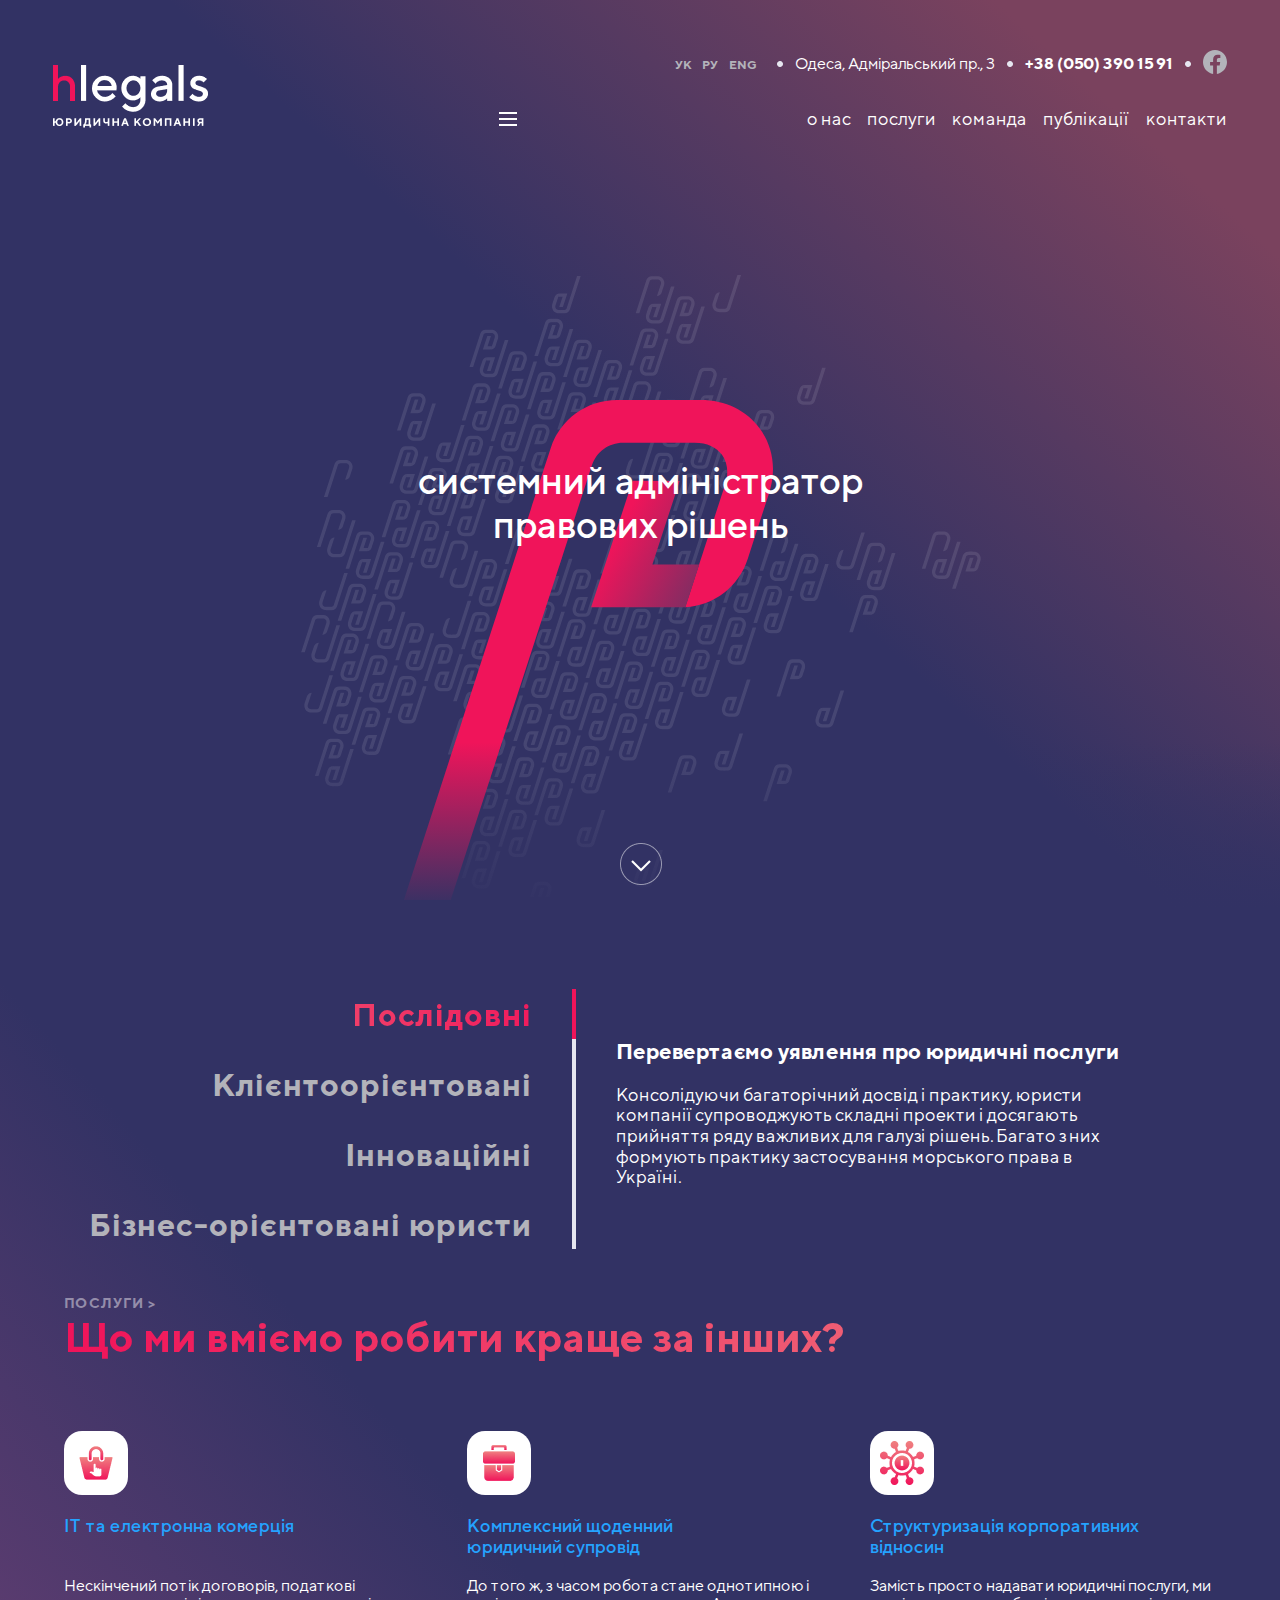
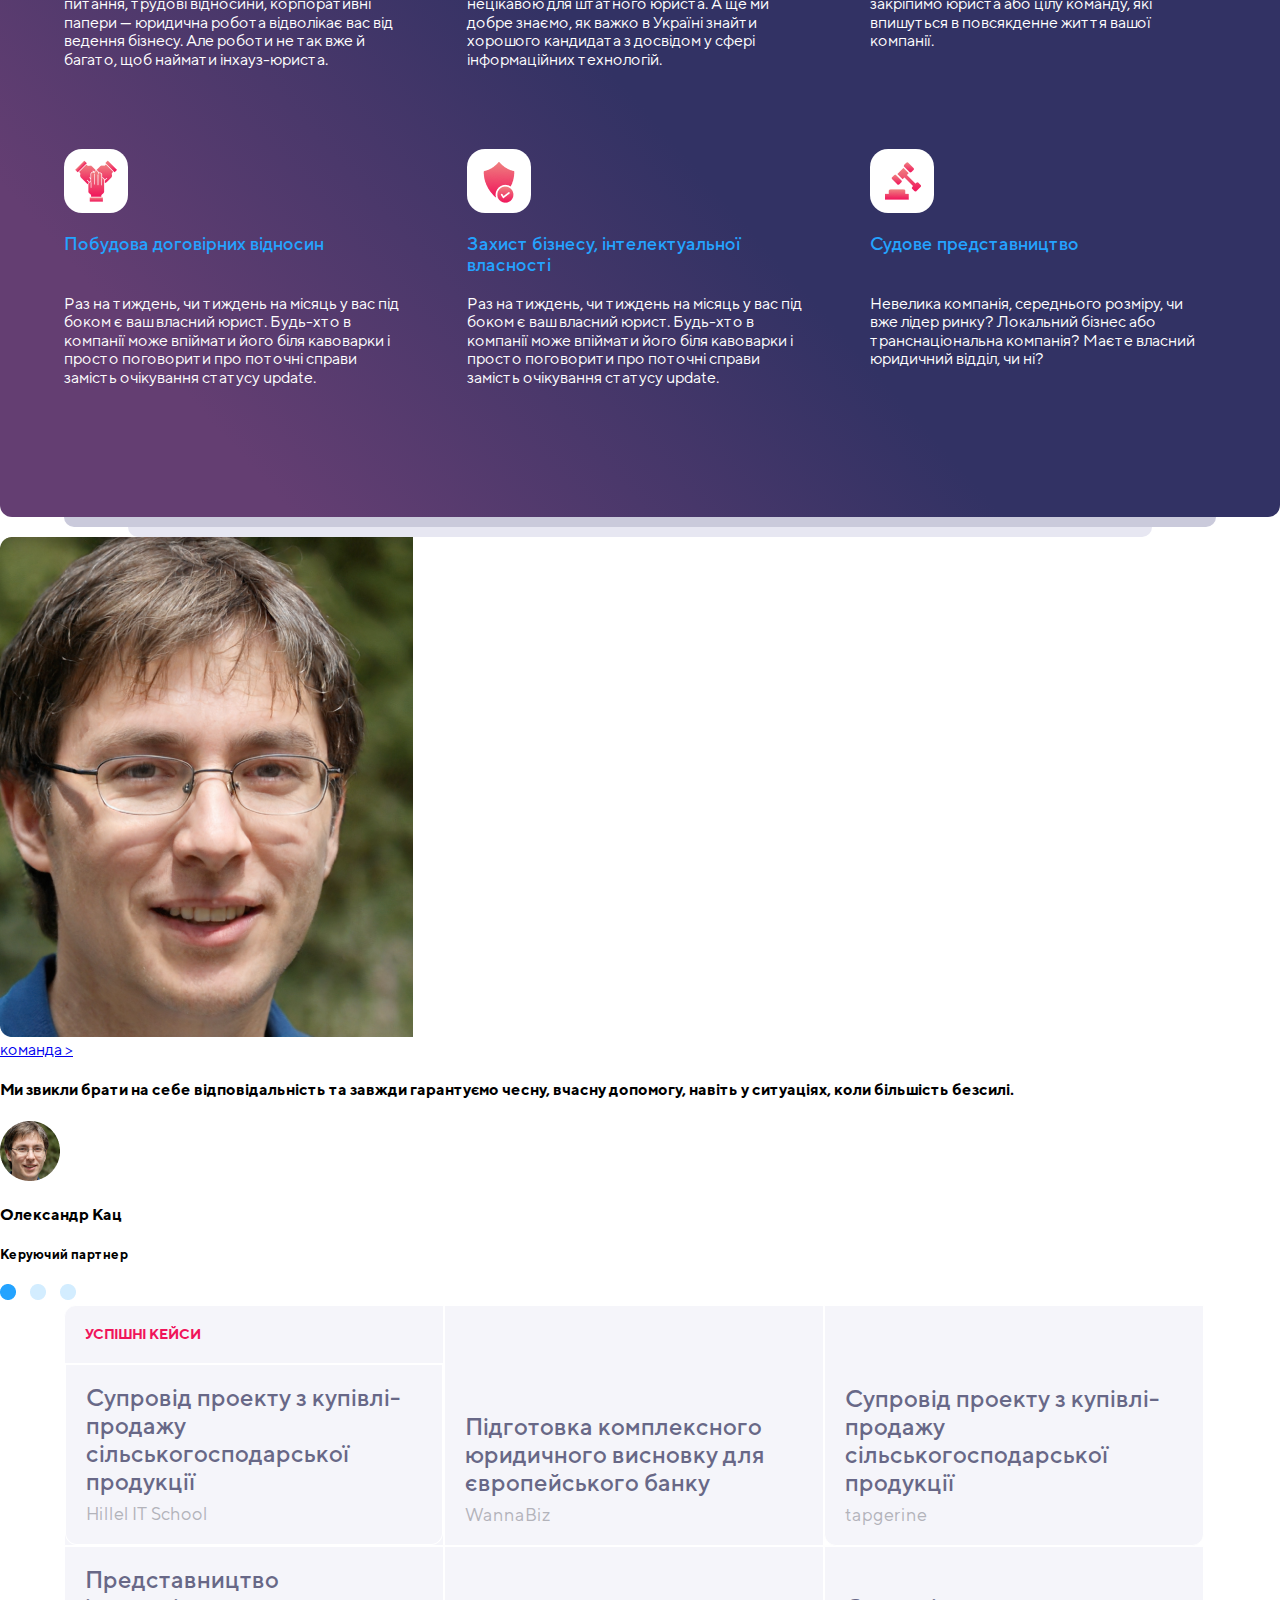
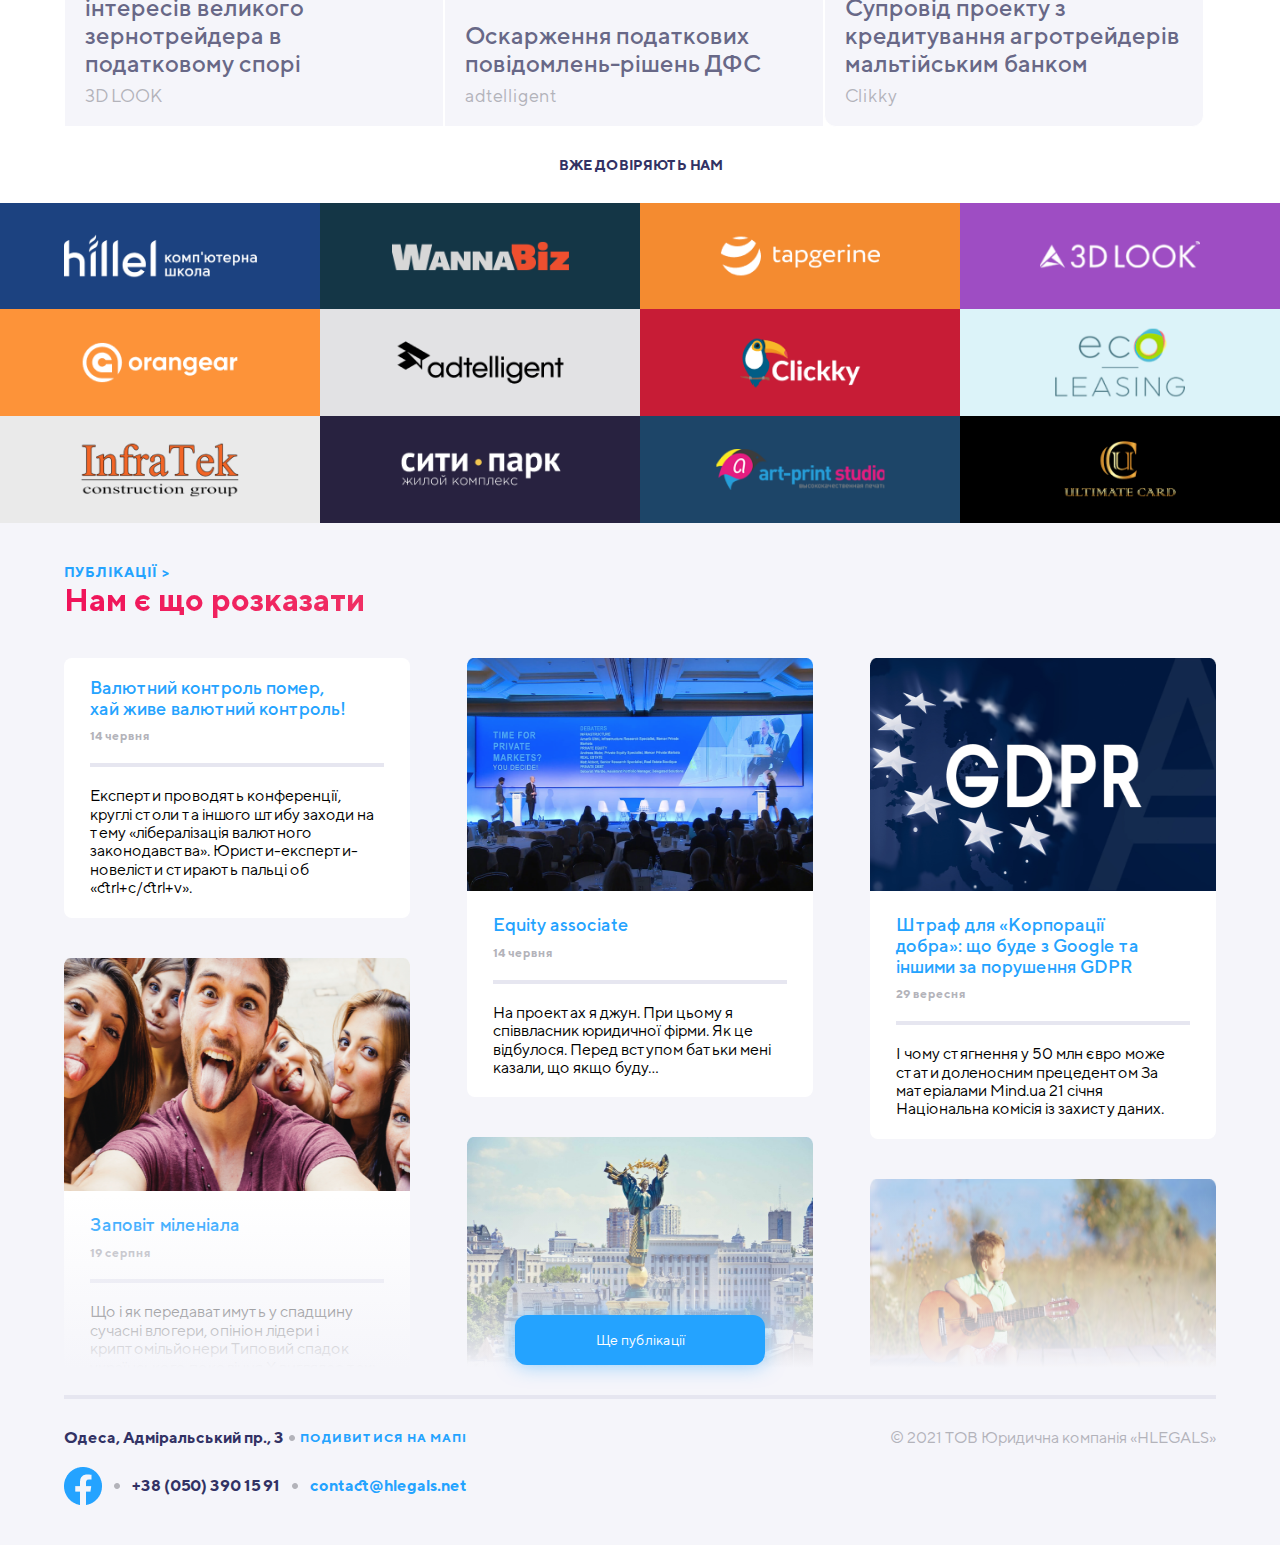
<file: homepage.html>
<!DOCTYPE html>
<html lang="ua">
  <head>
    <meta charset="UTF-8" />
    <meta http-equiv="X-UA-Compatible" content="IE=edge" />
    <meta name="viewport" content="width=device-width, initial-scale=1.0" />
    <title>homepage</title>
    <link rel="stylesheet" href="styles/normalize.css" />
    <link rel="stylesheet" href="styles/homepage-mobile.css" />
    <link rel="stylesheet" href="styles/homepage-desktop.css" />
    <link rel="stylesheet" href="styles/header.css" />
    <link rel="stylesheet" href="styles/footer.css" />
    <link rel="stylesheet" href="fonts/fontstyles.css" />
  </head>
  <body>
    <div class="container">
      <header class="header">
        <div class="header-top">
          <ul class="lang-list list">
            <li><a class="lang-link lang-link-grey active" href="#">УК</a></li>
            <li><a class="lang-link lang-link-grey" href="#">РУ</a></li>
            <li><a class="lang-link lang-link-grey" href="#">ENG</a></li>
          </ul>
          <div class="contact-info">
            <img src="img/Dot separator.png" alt="" class="ds" />
            <p class="header-adress header-adress-white">
              Одеса, Адміральський пр., 3
            </p>
            <img src="img/Dot separator.png" alt="" class="ds" />
            <p class="header-phone header-phone-white">+38 (050) 390 15 91</p>
            <img src="img/Dot separator.png" alt="" class="ds" />
            <a class="fb-link" href="#"><img src="img/fb-icon.svg" alt="" /></a>
          </div>
        </div>
        <div class="header-bottom">
          <img src="img/Logo-header-desk-home.png" alt="" class="logo" />
          <img
            src="img/Logo-header-mobile-home.png"
            alt=""
            class="logo-mobile"
          />
          <img class="hamburger" src="img/Hamburger (1).svg" alt="" />
          <ul class="nav-list list">
            <li>
              <a href="about.html" class="nav-link nav-link-white">о нас</a>
            </li>
            <li>
              <a href="services.html" class="nav-link nav-link-white"
                >послуги</a
              >
            </li>
            <li>
              <a href="team.html" class="nav-link nav-link-white">команда</a>
            </li>
            <li>
              <a href="publication.html" class="nav-link nav-link-white"
                >публікації</a
              >
            </li>
            <li>
              <a href="contacts.html" class="nav-link nav-link-white"
                >контакти</a
              >
            </li>
          </ul>
        </div>
      </header>
      <section class="splash">
        <h1 class="splash-txt">системний адміністратор правових рішень</h1>
        <div class="shade"></div>
        <button class="scroll-down">
          <img src="img/Scroll down.png" alt="" />
        </button>
      </section>
    </div>
    <section class="ES">
      <div class="ES-container">
        <div class="experience">
          <ul class="E-list list">
            <li class="E-item">
              <p class="E-type gradient-text E-type-active">Послідовні</p>
            </li>
            <li class="E-item">
              <p class="E-type inactive">Клієнтоорієнтовані</p>
            </li>
            <li class="E-item">
              <p class="E-type inactive">Інноваційні</p>
            </li>
            <li class="E-item">
              <p class="E-type inactive last">Бізнес-орієнтовані юристи</p>
            </li>
          </ul>
          <div class="E-right">
            <h2 class="E-heading">
              Перевертаємо уявлення про юридичні послуги
            </h2>
            <p class="E-description">
              Консолідуючи багаторічний досвід і практику, юристи компанії
              супроводжують складні проекти і досягають прийняття ряду важливих
              для галузі рішень. Багато з них формують практику застосування
              морського права в Україні.
            </p>
          </div>
          <img class="group" src="img/Group 2.png" alt="" />
        </div>
        <div class="services">
          <a class="S-link" href="#">ПОСЛУГИ ></a>
          <h3 class="S-heading">Що ми вміємо робити краще за інших?</h3>
          <div class="S-wrapper">
            <div class="S-list">
              <div class="rect">
                <img class="S-icon" src="img/services-img1.png" alt="" />
              </div>
              <h3 class="S-h">IT та електронна комерція</h3>
              <p class="S-description">
                Нескінчений потік договорів, податкові питання, трудові
                відносини, корпоративні папери — юридична робота відволікає вас
                від ведення бізнесу. Але роботи не так вже й багато, щоб наймати
                інхауз-юриста.
              </p>
            </div>
            <div class="S-list">
              <div class="rect">
                <img class="S-icon" src="img/services-img2.png" alt="" />
              </div>
              <h3 class="S-h">Комплексний щоденний юридичний супровід</h3>
              <p class="S-description">
                До того ж, з часом робота стане однотипною і нецікавою для
                штатного юриста. А ще ми добре знаємо, як важко в Україні знайти
                хорошого кандидата з досвідом у сфері інформаційних технологій.
              </p>
            </div>
            <div class="S-list">
              <div class="rect">
                <img class="S-icon" src="img/services-img3.png" alt="" />
              </div>
              <h3 class="S-h">Структуризація корпоративних відносин</h3>
              <p class="S-description">
                Замість просто надавати юридичні послуги, ми закріпимо юриста
                або цілу команду, які впишуться в повсякденне життя вашої
                компанії.
              </p>
            </div>
            <div class="S-list">
              <div class="rect">
                <img class="S-icon" src="img/services-img4.png" alt="" />
              </div>
              <h3 class="S-h">Побудовa договірних відносин</h3>
              <p class="S-description">
                Раз на тиждень, чи тиждень на місяць у вас під боком є ваш
                власний юрист. Будь-хто в компанії може впіймати його біля
                кавоварки і просто поговорити про поточні справи замість
                очікування статусу update.
              </p>
            </div>
            <div class="S-list">
              <div class="rect">
                <img class="S-icon" src="img/services-img5.png" alt="" />
              </div>
              <h3 class="S-h">Захист бізнесу, інтелектуальної власності</h3>
              <p class="S-description">
                Раз на тиждень, чи тиждень на місяць у вас під боком є ваш
                власний юрист. Будь-хто в компанії може впіймати його біля
                кавоварки і просто поговорити про поточні справи замість
                очікування статусу update.
              </p>
            </div>
            <div class="S-list">
              <div class="rect">
                <img class="S-icon" src="img/services-img6.png" alt="" />
              </div>
              <h3 class="S-h">Судове представництво</h3>
              <p class="S-description">
                Невелика компанія, середнього розміру, чи вже лідер ринку?
                Локальний бізнес або транснаціональна компанія? Маєте власний
                юридичний відділ, чи ні?
              </p>
            </div>
          </div>
        </div>
      </div>
      <div class="card-show cs1"></div>
      <div class="card-show cs2"></div>
    </section>
    <section class="team">
      <div class="t-container">
        <img class="t-img-desktop" src="img/T-member-desktop.png" alt="" />
        <div class="t-right">
          <a class="t-link" href="#">команда ></a>
          <h4 class="t-heading">
            Ми звикли брати на себе відповідальність та завжди гарантуємо чесну,
            вчасну допомогу, навіть у ситуаціях, коли більшість безсилі.
          </h4>
          <div class="t-member">
            <img class="t-img" src="img/team-image.png" alt="" />
            <div class="t-desc">
              <h4 class="t-name">Олександр Кац</h4>
              <h5 class="t-position">Керуючий партнер</h5>
            </div>
          </div>
        </div>
      </div>
      <img class="t-group" src="img/Group 2 (3).png" alt="" />
    </section>
    <section class="cases">
      <div class="line1">
        <div class="case-block case-block1">
          <p class="cases-txt">Успішні кейси</p>
          <div class="case-block cs-border">
            <p class="case-desc">
              Супровід проекту з купівлі-продажу сільськогосподарської продукції
            </p>
            <p class="case-company">Hillel IT School</p>
          </div>
        </div>

        <div class="case-block">
          <p class="case-desc">
            Підготовка комплексного юридичного висновку для європейського банку
          </p>
          <p class="case-company">WannaBiz</p>
        </div>
        <div class="case-block">
          <p class="case-desc">
            Супровід проекту з купівлі-продажу сільськогосподарської продукції
          </p>
          <p class="case-company">tapgerine</p>
        </div>
      </div>
      <div class="line2">
        <div class="case-block">
          <p class="case-desc cs-width">
            Представництво інтересів великого зернотрейдера в податковому спорі
          </p>
          <p class="case-company">3D LOOK</p>
        </div>
        <div class="case-block">
          <p class="case-desc">Оскарження податкових повідомлень-рішень ДФС</p>
          <p class="case-company">adtelligent</p>
        </div>
        <div class="case-block">
          <p class="case-desc">
            Супровід проекту з кредитування агротрейдерів мальтійським банком
          </p>
          <p class="case-company">Clikky</p>
        </div>
      </div>
    </section>
    <section class="clients">
      <h6 class="clients-heading">Вже довіряють нам</h6>
      <div class="clients-grid">
        <img class="clients-logo" src="img/clients-logo1.png" alt="" />
        <img class="clients-logo" src="img/clients-logo2.png" alt="" />
        <img class="clients-logo" src="img/clients-logo3.png" alt="" />
        <img class="clients-logo" src="img/clients-logo4.png" alt="" />
        <img class="clients-logo" src="img/clients-logo5.png" alt="" />
        <img class="clients-logo" src="img/clients-logo6.png" alt="" />
        <img class="clients-logo" src="img/clients-logo7.png" alt="" />
        <img class="clients-logo" src="img/clients-logo8.png" alt="" />
        <img class="clients-logo" src="img/clients-logo9.png" alt="" />
        <img class="clients-logo" src="img/clients-logo10.png" alt="" />
        <img class="clients-logo" src="img/clients-logo11.png" alt="" />
        <img class="clients-logo" src="img/clients-logo12.png" alt="" />
      </div>
    </section>
    <section class="publications-bg">
      <div class="publications-container">
        <a class="publication-link" href="#">Публікації ></a>
        <h3 class="publication-h">Нам є що розказати</h3>
        <div class="publications">
          <article class="publication-block" id="block1">
            <div class="publication-desc">
              <h4 class="publication-heading">
                Валютний контроль помер, хай живе валютний контроль!
              </h4>
              <h5 class="publication-date">14 червня</h5>
            </div>
            <div class="separator">
              <p class="publication-p">
                Експерти проводять конференції, круглі столи та іншого штибу
                заходи на тему «лібералізація валютного законодавства».
                Юристи-експерти-новелісти стирають пальці об «ctrl+c/ctrl+v».
              </p>
            </div>
          </article>
          <article class="publication-block" id="block2">
            <img
              class="publication-img"
              src="img/publication-img1.png"
              alt=""
            />
            <div class="publication-desc">
              <h4 class="publication-heading">Equity associate</h4>
              <h5 class="publication-date">14 червня</h5>
            </div>
            <div class="separator">
              <p class="publication-p">
                На проектах я джун. При цьому я співвласник юридичної фірми. Як
                це відбулося. Перед вступом батьки мені казали, що якщо буду…
              </p>
            </div>
          </article>
          <article class="publication-block" id="block3">
            <img
              class="publication-img"
              src="img/publication-img2.png"
              alt=""
            />
            <div class="publication-desc">
              <a class="publicaton-link-wrapper" href="publication-entry.html">
                <h4 class="publication-heading">
                  Штраф для «Корпорації добра»: що буде з Google та іншими за
                  порушення GDPR
                </h4>
              </a>

              <h5 class="publication-date">29 вересня</h5>
            </div>
            <div class="separator">
              <p class="publication-p">
                І чому стягнення у 50 млн євро може стати доленосним прецедентом
                За матеріалами Mind.ua 21 січня Національна комісія із захисту
                даних.
              </p>
            </div>
          </article>
          <article class="publication-block" id="block4">
            <img
              class="publication-img"
              src="img/publication-img3.png"
              alt=""
            />
            <div class="publication-desc">
              <h4 class="publication-heading">Заповіт міленіала</h4>
              <h5 class="publication-date">19 серпня</h5>
            </div>
            <div class="separator">
              <p class="publication-p">
                Що і як передаватимуть у спадщину сучасні влогери, опініон
                лідери і криптомільйонери Типовий спадок українського покоління
                Х виглядає так: квартира у…
              </p>
            </div>
          </article>
          <article class="publication-block" id="block5">
            <img
              class="publication-img"
              src="img/publication-img4.png"
              alt=""
            />
            <div class="publication-desc">
              <h4 class="publication-heading">
                Закон про мови: як зробити свій сайт відповідним
              </h4>
              <h5 class="publication-date">19 серпня</h5>
            </div>
            <div class="separator">
              <p class="publication-p">
                Наталія Кирик, керівник контент студії Wordfactory.ua По-перше,
                це красиво! Це аргумент номер один на користь україномовного
                сайту. По-друге, це ефективно. У…
              </p>
            </div>
          </article>
          <article class="publication-block" id="block6">
            <img
              class="publication-img"
              src="img/publication-img5.png"
              alt=""
            />
            <div class="publication-desc">
              <h4 class="publication-heading">
                Компенсація витрат на навчання дитини в дитячому садку та школі
              </h4>
              <h5 class="publication-date">5 Лютого 2018</h5>
            </div>
            <div class="separator">
              <p class="publication-p">
                Про що йде мова В червні цього року Верховна Рада внесла зміни
                до Податкового кодексу України. Відтепер батьки, які отримують
                офіційну…
              </p>
            </div>
          </article>
        </div>
        <div class="publication-shadow">
          <button class="publication-btn">Ще публікації</button>
        </div>
      </div>
    </section>
    <!-- <section class="publication-mobile">
      <div class="publication-container">
        <a class="publication-link" href="#">Публікації ></a>
        <h6 class="publication-heading">Нам є що розказати</h6>
        <div class="publication-blocks">
          <div class="publication-block">
            <p class="publication-info">
              Валютний контроль помер, хай живе валютний контроль!
            </p>
            <p class="publication-date">14 червня</p>
          </div>
          <div class="publication-block">
            <img src="img/publication-img1.png" alt="" />
            <p class="publication-info">Equity associate</p>
            <p class="publication-date">22 квітня</p>
          </div>
          <div class="publication-block">
            <img src="img/publication-img2.png" alt="" />
            <p class="publication-info">Заповіт міленіала</p>
            <p class="publication-date">19 серпня</p>
          </div>
        </div>
        <button class="publication-btn">Ще публікації</button>
      </div>
    </section> -->
    <footer class="footer">
      <div class="footer-container">
        <div class="footer-left">
          <div class="footer-line1">
            <p class="footer-adress">Одеса, Адміральський пр., 3</p>
            <img class="footer-ds" src="img/Dot separator1.png" alt="" />
            <a
              class="map-link"
              href="https://www.google.com/maps/place/%D0%AE%D1%80%D0%B8%D0%B4%D0%B8%D1%87%D0%B5%D1%81%D0%BA%D0%B0%D1%8F+%D0%BA%D0%BE%D0%BC%D0%BF%D0%B0%D0%BD%D0%B8%D1%8F+%22%D0%90%D0%99%D0%9C%D0%A0%D0%90%D0%99%D0%A2%22/@46.437018,30.5898953,11z/data=!4m9!1m2!2m1!1z0KLQntCSINCu0YDQuNC00LjRh9C90LAg0LrQvtC80L_QsNC90ZbRjyDCq0hMRUdBTFPCuw!3m5!1s0x40c633bcf388a7a1:0x6dd17955c5537982!8m2!3d46.4370628!4d30.7299809!15sCjTQotCe0JIg0K7RgNC40LTQuNGH0L3QsCDQutC-0LzQv9Cw0L3RltGPIMKrSExFR0FMU8K7kgEIbGF3X2Zpcm0"
            >
              подивитися на мапі
            </a>
          </div>
          <div class="footer-line2">
            <a class="fb-icon" href="https://www.facebook.com/"
              ><img src="img/facebook-icon.png" alt=""
            /></a>
            <img class="footer-ds" src="img/Dot separator1.png" alt="" />
            <a class="tel-number" href="tel:+380503901591"
              >+38 (050) 390 15 91</a
            >
            <img class="footer-ds" src="img/Dot separator1.png" alt="" />
            <a class="email-link" href="#">contact@hlegals.net</a>
          </div>
        </div>

        <h3 class="footer-h3">© 2021 ТОВ Юридична компанія «HLEGALS»</h3>
      </div>
    </footer>
  </body>
</html>
</file>
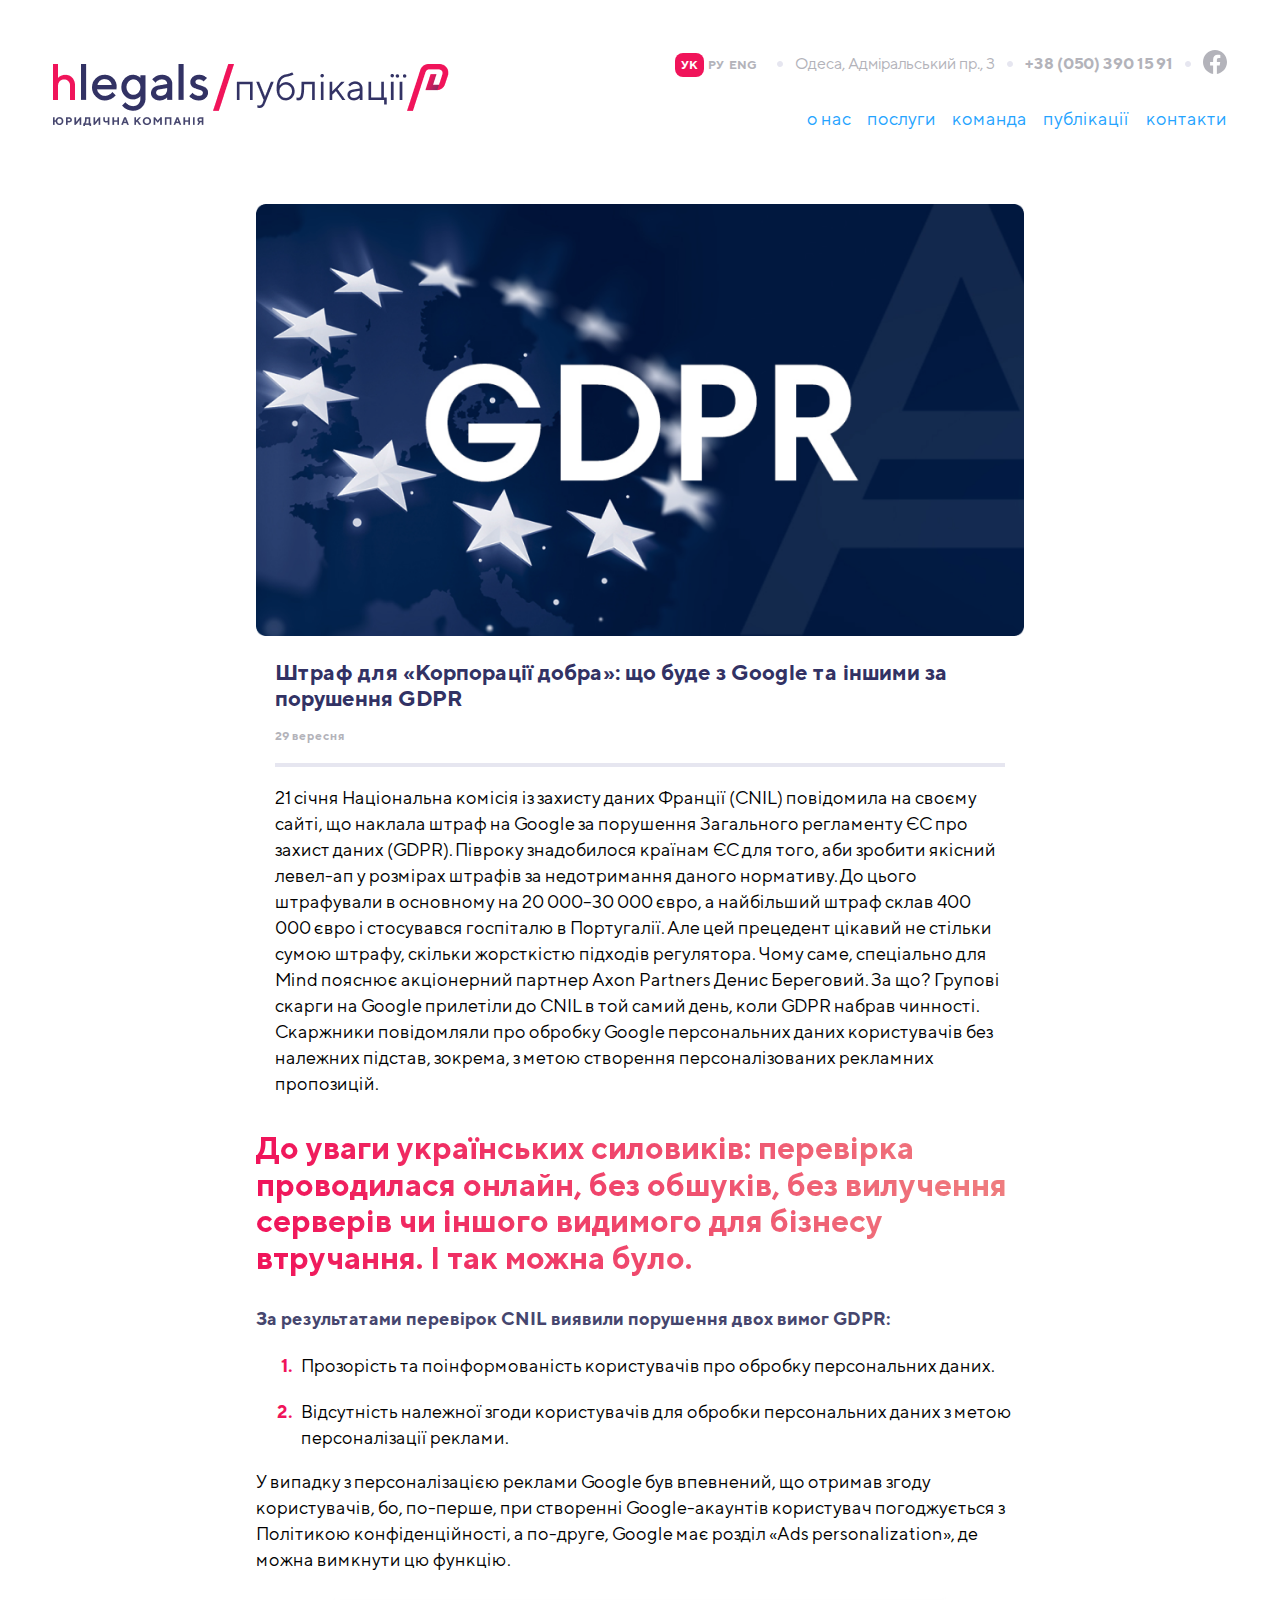
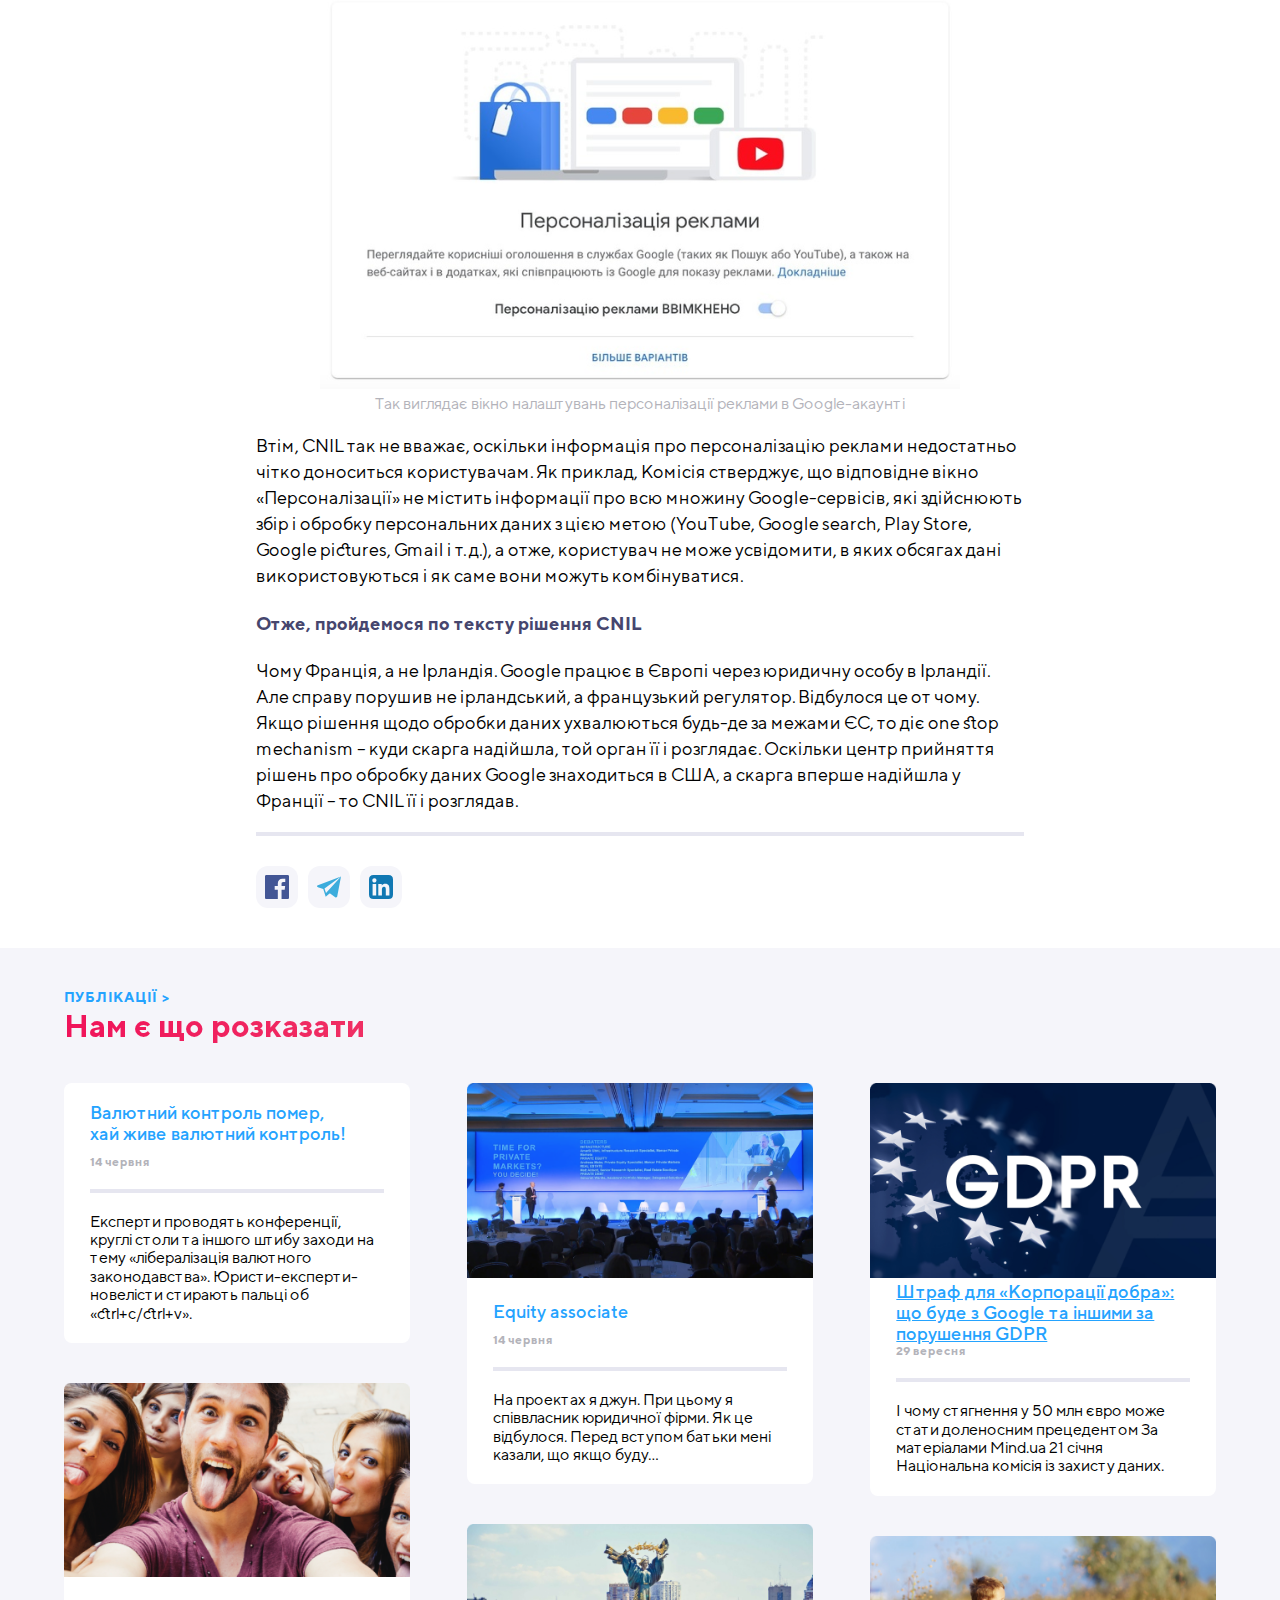
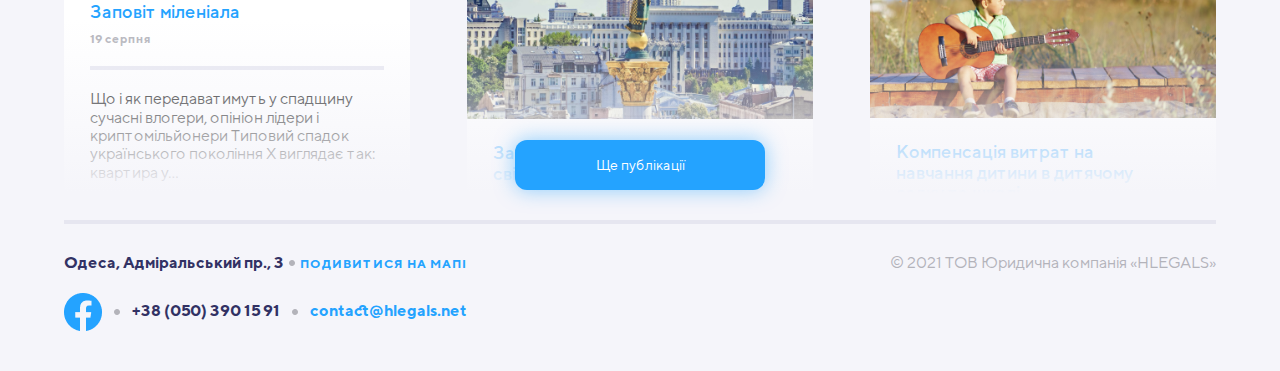
<file: publication-entry.html>
<!DOCTYPE html>
<html lang="en">
  <head>
    <meta charset="UTF-8" />
    <meta http-equiv="X-UA-Compatible" content="IE=edge" />
    <meta name="viewport" content="width=device-width, initial-scale=1.0" />
    <title>Publication Entry</title>
    <link rel="stylesheet" href="styles/normalize.css" />
    <link rel="stylesheet" href="styles/header.css" />
    <link rel="stylesheet" href="styles/footer.css" />
    <link rel="stylesheet" href="styles/homepage-mobile.css" />
    <link rel="stylesheet" href="styles/homepage-desktop.css" />
    <link rel="stylesheet" href="styles/publication-entry.css" />
    <link rel="stylesheet" href="styles/publication-entry-desktop.css">
    <link rel="stylesheet" href="fonts/fontstyles.css" />
  </head>
  <body>
    <header class="header">
      <div class="header-top">
        <ul class="lang-list list">
          <li><a class="lang-link lang-link-grey lang-link-active" href="#">УК</a></li>
          <li><a class="lang-link lang-link-grey" href="#">РУ</a></li>
          <li><a class="lang-link lang-link-grey" href="#">ENG</a></li>
        </ul>
        <div class="contact-info">
          <img src="img/Dot separator.png" alt="" class="ds" />
          <p class="header-adress header-adress-grey">
            Одеса, Адміральський пр., 3
          </p>
          <img src="img/Dot separator.png" alt="" class="ds" />
          <p class="header-phone">+38 (050) 390 15 91</p>
          <img src="img/Dot separator.png" alt="" class="ds" />
          <a class="fb-link" href="#"><img src="img/fb-icon.svg" alt="" /></a>
        </div>
      </div>
      <div class="header-bottom">
        <a class="home-link" href="index.html"
          ><img
            src="img/Logo Subsection Mobile.png"
            alt=""
            class="logo-mobile" />
          <img src="img/Logo Subsection.png" alt="" class="logo"
        /></a>
        <div class="hamburger-menu">
          <button class="hamburger-btn" id="hamburger-btn">
            <img class="hamburger" src="img/Hamburger.svg" alt="" />
          </button>
          <div class="nav-menu" id="nav-menu">
            <header class="nav-menu-header">
              <div class="header-wrapper">
                <img src="img/mini-logo.svg" alt="" />
                <button class="close-btn" id="close-btn">
                  <img src="img/Close.png" alt="" />
                </button>
              </div>
            </header>
            <ul class="nav-list-menu">
              <li class="nav-list-item">
                <a href="about.html" class="nav-link nav-link-blue">о нас</a>
              </li>
              <li class="nav-list-item">
                <a href="services.html" class="nav-link nav-link-blue"
                  >послуги</a
                >
              </li>
              <li class="nav-list-item">
                <a href="team.html" class="nav-link nav-link-blue">команда</a>
              </li>
              <li class="nav-list-item">
                <a href="publication.html" class="nav-link nav-link-blue"
                  >публікації</a
                >
              </li>
              <li class="nav-list-item">
                <a href="contacts.html" class="nav-link nav-link-blue"
                  >контакти</a
                >
              </li>
            </ul>
          </div>
        </div>
        <ul class="nav-list list">
          <li><a href="about.html" class="nav-link nav-link-blue">о нас</a></li>
          <li>
            <a href="services.html" class="nav-link nav-link-blue">послуги</a>
          </li>
          <li>
            <a href="team.html" class="nav-link nav-link-blue">команда</a>
          </li>
          <li><a href="publication.html" class="nav-link nav-link-blue">публікації</a></li>
          <li>
            <a href="contacts.html" class="nav-link nav-link-blue">контакти</a>
          </li>
        </ul>
      </div>
    </header>
    <main class="pe-section">
      <article class="publication-block pe-block">
        <img
          class="publication-img p-img-mobile"
          src="img/publication-img2.png"
          alt=""
        />
        <img
          class="publication-img p-img-desktop"
          src="img/pe-img.png"
          alt=""
        />
        <div class="publication-desc pe-desc">
          <h2 class="p-heading">
            Штраф для «Корпорації добра»: що буде з Google та іншими за
            порушення GDPR
          </h2>
          <h3 class="publication-date">29 вересня</h3>
        </div>
        <div class="separator pe-separator">
          <p class="pe-text">
            21 січня Національна комісія із захисту даних Франції (СNIL)
            повідомила на своєму сайті, що наклала штраф на Google за порушення
            Загального регламенту ЄС про захист даних (GDPR). Півроку
            знадобилося країнам ЄС для того, аби зробити якісний левел-ап у
            розмірах штрафів за недотримання даного нормативу. До цього
            штрафували в основному на 20 000–30 000 євро, а найбільший штраф
            склав 400 000 євро і стосувався госпіталю в Португалії. Але цей
            прецедент цікавий не стільки сумою штрафу, скільки жорсткістю
            підходів регулятора. Чому саме, спеціально для Mind пояснює
            акціонерний партнер Axon Partners Денис Береговий. За що? Групові
            скарги на Google прилетіли до СNIL в той самий день, коли GDPR
            набрав чинності. Скаржники повідомляли про обробку Google
            персональних даних користувачів без належних підстав, зокрема, з
            метою створення персоналізованих рекламних пропозицій.
          </p>
        </div>
      </article>
      <article class="pe-section2">
        <div class="pe-section2-wrapper">
          <h3 class="gradient-text-h">
            До уваги українських силовиків: перевірка проводилася онлайн, без
            обшуків, без вилучення серверів чи іншого видимого для бізнесу
            втручання. І так можна було.
          </h3>
          <h4 class="pe-heading">
            За результатами перевірок СNIL виявили порушення двох вимог GDPR:
          </h4>
          <ol class="pe-list">
            <li class="pe-item">
              Прозорість та поінформованість користувачів про обробку
              персональних даних.
            </li>
            <li class="pe-item">
              Відсутність належної згоди користувачів для обробки персональних
              даних з метою персоналізації реклами.
            </li>
          </ol>
          <p class="pe-text">
            У випадку з персоналізацією реклами Google був впевнений, що отримав
            згоду користувачів, бо, по-перше, при створенні Google-aкаунтів
            користувач погоджується з Політикою конфіденційності, а по-друге,
            Google має розділ «Ads personalization», де можна вимкнути цю
            функцію.
          </p>
        </div>
        <div class="pe-demo">
          <!-- <img class="pe-img-mobile" src="img/pe-img2-mobile.png" alt="" /> -->
          <img class="pe-img-desktop" src="img/pe-img2-desktop.png" alt="" />
          <p class="demo-desc">
            Так виглядає вікно налаштувань персоналізації реклами в
            Google-акаунті
          </p>
        </div>
        <div class="pe-section2-wrapper">
          <p class="pe-text">
            Втім, CNIL так не вважає, оскільки інформація про персоналізацію
            реклами недостатньо чітко доноситься користувачам. Як приклад,
            Комісія стверджує, що відповідне вікно «Персоналізації» не містить
            інформації про всю множину Google-сервісів, які здійснюють збір і
            обробку персональних даних з цією метою (YouТube, Google search,
            Play Store, Google pictures, Gmail і т. д.), а отже, користувач не
            може усвідомити, в яких обсягах дані використовуються і як саме вони
            можуть комбінуватися.
          </p>
          <h4 class="pe-heading">Отже, пройдемося по тексту рішення СNIL</h4>
          <p class="pe-text">
            Чому Франція, а не Ірландія. Google працює в Європі через юридичну
            особу в Ірландії. Але справу порушив не ірландський, а французький
            регулятор. Відбулося це от чому. Якщо рішення щодо обробки даних
            ухвалюються будь-де за межами ЄС, то діє one stop mechanism – куди
            скарга надійшла, той орган її і розглядає. Оскільки центр прийняття
            рішень про обробку даних Google знаходиться в США, а скарга вперше
            надійшла у Франції – то CNIL її і розглядав.
          </p>
        </div>
        <div class="pe-contacts">
          <div class="contact-img-wrapper">
            <img class="contact-img" src="img/PE-fb-icon.svg" alt="" />
          </div>
          <div class="contact-img-wrapper">
            <img class="contact-img" src="img/telegram-icon.svg" alt="" />
          </div>
          <div class="contact-img-wrapper">
            <img class="contact-img" src="img/li-icon.svg" alt="" />
          </div>
        </div>
      </article>
    </main>
    <section class="publications-bg">
      <div class="publications-container">
        <a class="publication-link" href="#">Публікації ></a>
        <h3 class="publication-h">Нам є що розказати</h3>
        <div class="publications">
          <article class="publication-block" id="block1">
            <div class="publication-desc">
              <h4 class="publication-heading">
                Валютний контроль помер, хай живе валютний контроль!
              </h4>
              <h5 class="publication-date">14 червня</h5>
            </div>
            <div class="separator">
              <p class="publication-p">
                Експерти проводять конференції, круглі столи та іншого штибу
                заходи на тему «лібералізація валютного законодавства».
                Юристи-експерти-новелісти стирають пальці об «ctrl+c/ctrl+v».
              </p>
            </div>
          </article>
          <article class="publication-block" id="block2">
            <img
              class="publication-img"
              src="img/publication-img1.png"
              alt=""
            />
            <div class="publication-desc">
              <h4 class="publication-heading">Equity associate</h4>
              <h5 class="publication-date">14 червня</h5>
            </div>
            <div class="separator">
              <p class="publication-p">
                На проектах я джун. При цьому я співвласник юридичної фірми. Як
                це відбулося. Перед вступом батьки мені казали, що якщо буду…
              </p>
            </div>
          </article>
          <article class="publication-block" id="block3">
            <img
              class="publication-img"
              src="img/publication-img2.png"
              alt=""
            />
            <div class="publication-desc">
              <a class="publication-heading" href="publication-entry.html"
                >Штраф для «Корпорації добра»: що буде з Google та іншими за
                порушення GDPR</a
              >

              <h5 class="publication-date">29 вересня</h5>
            </div>
            <div class="separator">
              <p class="publication-p">
                І чому стягнення у 50 млн євро може стати доленосним прецедентом
                За матеріалами Mind.ua 21 січня Національна комісія із захисту
                даних.
              </p>
            </div>
          </article>
          <article class="publication-block" id="block4">
            <img
              class="publication-img"
              src="img/publication-img3.png"
              alt=""
            />
            <div class="publication-desc">
              <h4 class="publication-heading">Заповіт міленіала</h4>
              <h5 class="publication-date">19 серпня</h5>
            </div>
            <div class="separator">
              <p class="publication-p">
                Що і як передаватимуть у спадщину сучасні влогери, опініон
                лідери і криптомільйонери Типовий спадок українського покоління
                Х виглядає так: квартира у…
              </p>
            </div>
          </article>
          <article class="publication-block" id="block5">
            <img
              class="publication-img"
              src="img/publication-img4.png"
              alt=""
            />
            <div class="publication-desc">
              <h4 class="publication-heading">
                Закон про мови: як зробити свій сайт відповідним
              </h4>
              <h5 class="publication-date">19 серпня</h5>
            </div>
            <div class="separator">
              <p class="publication-p">
                Наталія Кирик, керівник контент студії Wordfactory.ua По-перше,
                це красиво! Це аргумент номер один на користь україномовного
                сайту. По-друге, це ефективно. У…
              </p>
            </div>
          </article>
          <article class="publication-block" id="block6">
            <img
              class="publication-img"
              src="img/publication-img5.png"
              alt=""
            />
            <div class="publication-desc">
              <h4 class="publication-heading">
                Компенсація витрат на навчання дитини в дитячому садку та школі
              </h4>
              <h5 class="publication-date">5 Лютого 2018</h5>
            </div>
            <div class="separator">
              <p class="publication-p">
                Про що йде мова В червні цього року Верховна Рада внесла зміни
                до Податкового кодексу України. Відтепер батьки, які отримують
                офіційну…
              </p>
            </div>
          </article>
        </div>
        <div class="publication-shadow">
          <button class="publication-btn">Ще публікації</button>
        </div>
      </div>
    </section>
    <footer class="footer">
      <div class="footer-container">
        <div class="footer-left">
          <div class="footer-line1">
            <p class="footer-adress">Одеса, Адміральський пр., 3</p>
            <img class="footer-ds" src="img/Dot separator1.png" alt="" />
            <a
              class="map-link"
              href="https://www.google.com/maps/place/%D0%AE%D1%80%D0%B8%D0%B4%D0%B8%D1%87%D0%B5%D1%81%D0%BA%D0%B0%D1%8F+%D0%BA%D0%BE%D0%BC%D0%BF%D0%B0%D0%BD%D0%B8%D1%8F+%22%D0%90%D0%99%D0%9C%D0%A0%D0%90%D0%99%D0%A2%22/@46.437018,30.5898953,11z/data=!4m9!1m2!2m1!1z0KLQntCSINCu0YDQuNC00LjRh9C90LAg0LrQvtC80L_QsNC90ZbRjyDCq0hMRUdBTFPCuw!3m5!1s0x40c633bcf388a7a1:0x6dd17955c5537982!8m2!3d46.4370628!4d30.7299809!15sCjTQotCe0JIg0K7RgNC40LTQuNGH0L3QsCDQutC-0LzQv9Cw0L3RltGPIMKrSExFR0FMU8K7kgEIbGF3X2Zpcm0"
            >
              подивитися на мапі
            </a>
          </div>
          <div class="footer-line2">
            <a class="fb-icon" href="https://www.facebook.com/"
              ><img src="img/facebook-icon.png" alt=""
            /></a>
            <img class="footer-ds" src="img/Dot separator1.png" alt="" />
            <a class="tel-number" href="tel:+380503901591"
              >+38 (050) 390 15 91</a
            >
            <img class="footer-ds" src="img/Dot separator1.png" alt="" />
            <a class="email-link" href="#">contact@hlegals.net</a>
          </div>
        </div>
        <h3 class="footer-h3">© 2021 ТОВ Юридична компанія «HLEGALS»</h3>
      </div>
    </footer>
    <script src="js/jquery-3.6.0.min.js"></script>
    <script src="js/hamburger-script.js"></script>
  </body>
</html>
</file>
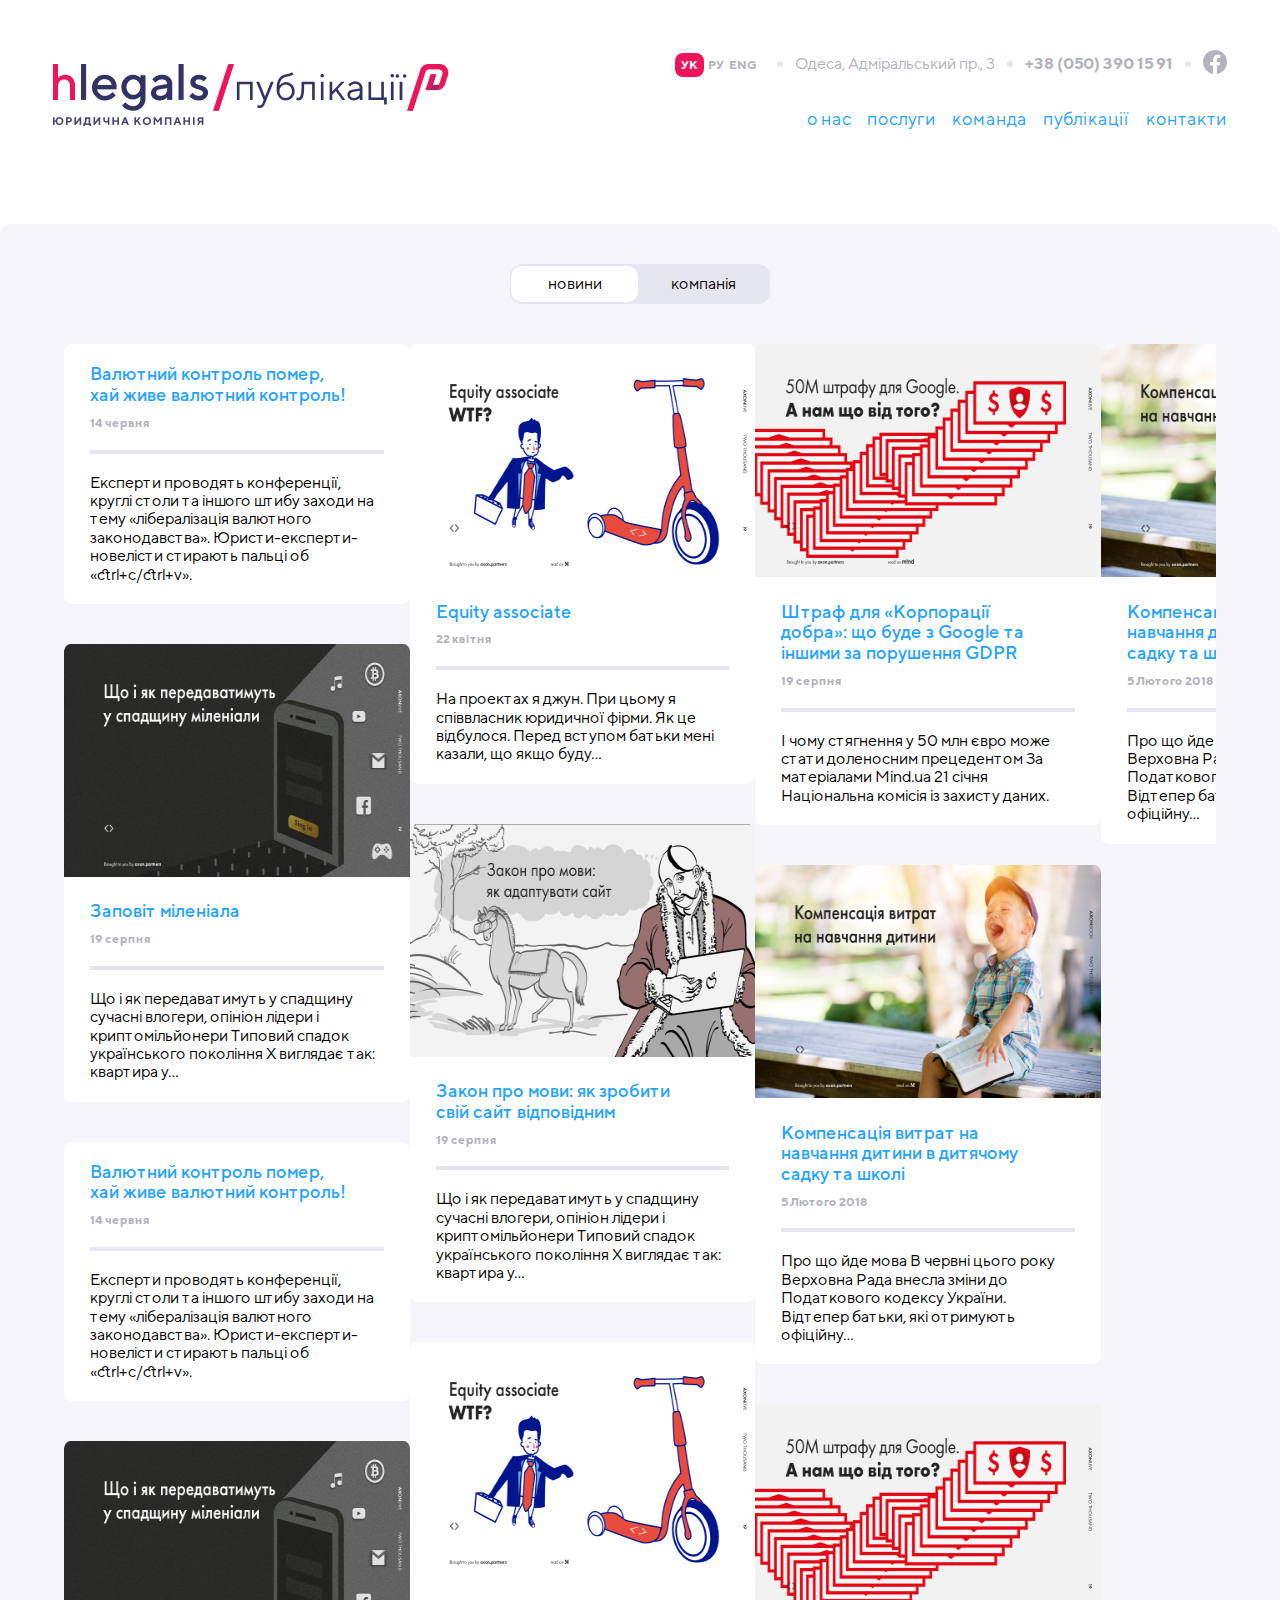
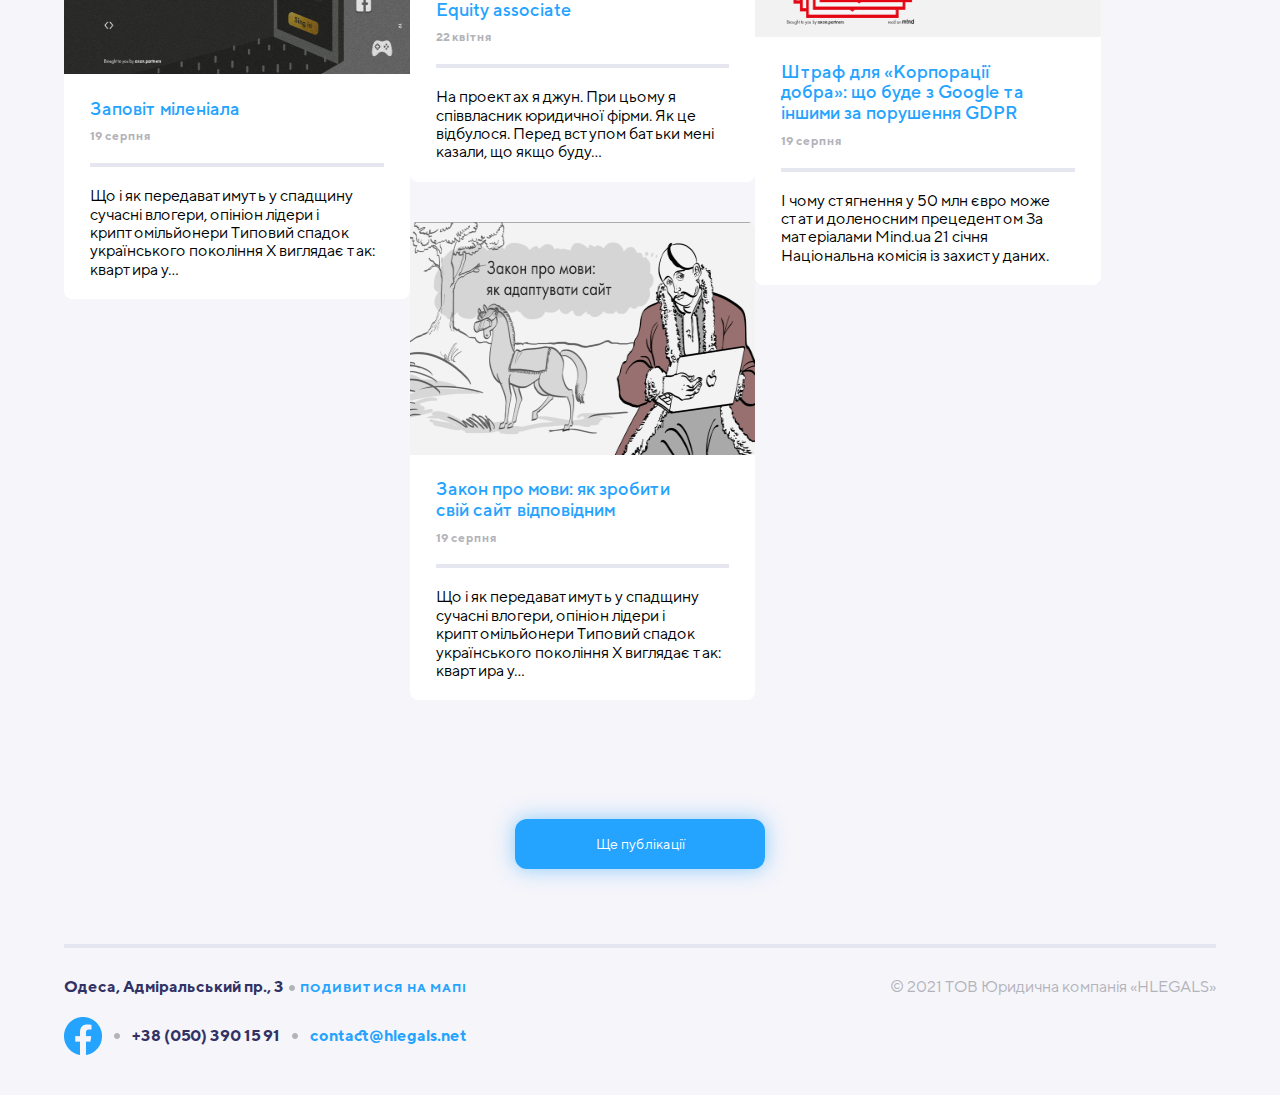
<file: publication.html>
<!DOCTYPE html>
<html lang="en">
  <head>
    <meta charset="UTF-8" />
    <meta http-equiv="X-UA-Compatible" content="IE=edge" />
    <meta name="viewport" content="width=device-width, initial-scale=1.0" />
    <title>Document</title>
    <link rel="stylesheet" href="styles/normalize.css" />
    <link rel="stylesheet" href="styles/header.css" />
    <link rel="stylesheet" href="styles/footer.css" />
    <link rel="stylesheet" href="styles/homepage-mobile.css" />
    <link rel="stylesheet" href="styles/homepage-desktop.css" />
    <link rel="stylesheet" href="styles/publications.css" />
    <link rel="stylesheet" href="styles/publications-desktop.css" />
    <link rel="stylesheet" href="fonts/fontstyles.css" />
  </head>
  <body>
    <header class="header">
      <div class="header-top">
        <ul class="lang-list list">
          <li>
            <a class="lang-link lang-link-grey lang-link-active" href="#">УК</a>
          </li>
          <li><a class="lang-link lang-link-grey" href="#">РУ</a></li>
          <li><a class="lang-link lang-link-grey" href="#">ENG</a></li>
        </ul>
        <div class="contact-info">
          <img src="img/Dot separator.png" alt="" class="ds" />
          <p class="header-adress header-adress-grey">
            Одеса, Адміральський пр., 3
          </p>
          <img src="img/Dot separator.png" alt="" class="ds" />
          <p class="header-phone">+38 (050) 390 15 91</p>
          <img src="img/Dot separator.png" alt="" class="ds" />
          <a class="fb-link" href="#"><img src="img/fb-icon.svg" alt="" /></a>
        </div>
      </div>
      <div class="header-bottom">
        <a class="home-link" href="index.html"
          ><img
            src="img/Logo Subsection Mobile.png"
            alt=""
            class="logo-mobile" />
          <img src="img/Logo Subsection.png" alt="" class="logo"
        /></a>
        <div class="hamburger-menu">
          <button class="hamburger-btn" id="hamburger-btn">
            <img class="hamburger" src="img/Hamburger.svg" alt="" />
          </button>
          <div class="nav-menu" id="nav-menu">
            <header class="nav-menu-header">
              <div class="header-wrapper">
                <img src="img/mini-logo.svg" alt="" />
                <button class="close-btn" id="close-btn">
                  <img src="img/Close.png" alt="" />
                </button>
              </div>
            </header>
            <ul class="nav-list-menu">
              <li class="nav-list-item">
                <a href="about.html" class="nav-link nav-link-blue">о нас</a>
              </li>
              <li class="nav-list-item">
                <a href="services.html" class="nav-link nav-link-blue"
                  >послуги</a
                >
              </li>
              <li class="nav-list-item">
                <a href="team.html" class="nav-link nav-link-blue">команда</a>
              </li>
              <li class="nav-list-item">
                <a href="publication.html" class="nav-link nav-link-blue"
                  >публікації</a
                >
              </li>
              <li class="nav-list-item">
                <a href="contacts.html" class="nav-link nav-link-blue"
                  >контакти</a
                >
              </li>
            </ul>
          </div>
        </div>
        <ul class="nav-list list">
          <li><a href="about.html" class="nav-link nav-link-blue">о нас</a></li>
          <li>
            <a href="services.html" class="nav-link nav-link-blue">послуги</a>
          </li>
          <li>
            <a href="team.html" class="nav-link nav-link-blue">команда</a>
          </li>
          <li>
            <a href="publication.html" class="nav-link nav-link-blue"
              >публікації</a
            >
          </li>
          <li>
            <a href="contacts.html" class="nav-link nav-link-blue">контакти</a>
          </li>
        </ul>
      </div>
    </header>
    <section class="publications-bg">
      <div class="publications-container" id="publications-container-p">
        <div class="checkbox-wrapper">
          <button class="news-btn">новини</button>
          <button class="company-btn">компанія</button>
        </div>
        <div class="publications">
          <article class="publication-block" id="block1">
            <div class="publication-desc">
              <h4 class="publication-heading">
                Валютний контроль помер, хай живе валютний контроль!
              </h4>
              <h5 class="publication-date">14 червня</h5>
            </div>
            <div class="separator">
              <p class="publication-p">
                Експерти проводять конференції, круглі столи та іншого штибу
                заходи на тему «лібералізація валютного законодавства».
                Юристи-експерти-новелісти стирають пальці об «ctrl+c/ctrl+v».
              </p>
            </div>
          </article>

          <article class="publication-block" id="block2">
            <img class="publication-img" src="img/image 1.png" alt="" />
            <div class="publication-desc">
              <h4 class="publication-heading">Equity associate</h4>
              <h5 class="publication-date">22 квітня</h5>
            </div>
            <div class="separator">
              <p class="publication-p">
                На проектах я джун. При цьому я співвласник юридичної фірми. Як
                це відбулося. Перед вступом батьки мені казали, що якщо буду…
              </p>
            </div>
          </article>

          <article class="publication-block" id="block3">
            <img class="publication-img" src="img/image 2.png" alt="" />
            <div class="publication-desc">
              <h4 class="publication-heading">Заповіт міленіала</h4>
              <h5 class="publication-date">19 серпня</h5>
            </div>
            <div class="separator">
              <p class="publication-p">
                Що і як передаватимуть у спадщину сучасні влогери, опініон
                лідери і криптомільйонери Типовий спадок українського покоління
                Х виглядає так: квартира у…
              </p>
            </div>
          </article>

          <article class="publication-block" id="block4">
            <img class="publication-img" src="img/image 3.png" alt="" />
            <div class="publication-desc">
              <h4 class="publication-heading">
                Закон про мови: як зробити свій сайт відповідним
              </h4>
              <h5 class="publication-date">19 серпня</h5>
            </div>
            <div class="separator">
              <p class="publication-p">
                Що і як передаватимуть у спадщину сучасні влогери, опініон
                лідери і криптомільйонери Типовий спадок українського покоління
                Х виглядає так: квартира у…
              </p>
            </div>
          </article>

          <article class="publication-block" id="block5">
            <img class="publication-img" src="img/image 4.png" alt="" />
            <div class="publication-desc">
              <h4 class="publication-heading">
                Компенсація витрат на навчання дитини в дитячому садку та школі
              </h4>
              <h5 class="publication-date">5 Лютого 2018</h5>
            </div>
            <div class="separator">
              <p class="publication-p">
                Про що йде мова В червні цього року Верховна Рада внесла зміни
                до Податкового кодексу України. Відтепер батьки, які отримують
                офіційну…
              </p>
            </div>
          </article>

          <article class="publication-block" id="block6">
            <img class="publication-img" src="img/image 5.png" alt="" />
            <div class="publication-desc">
              <h4 class="publication-heading">
                Штраф для «Корпорації добра»: що буде з Google та іншими за
                порушення GDPR
              </h4>
              <h5 class="publication-date">19 серпня</h5>
            </div>
            <div class="separator">
              <p class="publication-p">
                І чому стягнення у 50 млн євро може стати доленосним прецедентом
                За матеріалами Mind.ua 21 січня Національна комісія із захисту
                даних.
              </p>
            </div>
          </article>

          <article class="publication-block" id="block7">
            <div class="publication-desc">
              <h4 class="publication-heading">
                Валютний контроль помер, хай живе валютний контроль!
              </h4>
              <h5 class="publication-date">14 червня</h5>
            </div>
            <div class="separator">
              <p class="publication-p">
                Експерти проводять конференції, круглі столи та іншого штибу
                заходи на тему «лібералізація валютного законодавства».
                Юристи-експерти-новелісти стирають пальці об «ctrl+c/ctrl+v».
              </p>
            </div>
          </article>

          <article class="publication-block" id="block8">
            <img class="publication-img" src="img/image 1.png" alt="" />
            <div class="publication-desc">
              <h4 class="publication-heading">Equity associate</h4>
              <h5 class="publication-date">22 квітня</h5>
            </div>
            <div class="separator">
              <p class="publication-p">
                На проектах я джун. При цьому я співвласник юридичної фірми. Як
                це відбулося. Перед вступом батьки мені казали, що якщо буду…
              </p>
            </div>
          </article>

          <article class="publication-block" id="block9">
            <img class="publication-img" src="img/image 2.png" alt="" />
            <div class="publication-desc">
              <h4 class="publication-heading">Заповіт міленіала</h4>
              <h5 class="publication-date">19 серпня</h5>
            </div>
            <div class="separator">
              <p class="publication-p">
                Що і як передаватимуть у спадщину сучасні влогери, опініон
                лідери і криптомільйонери Типовий спадок українського покоління
                Х виглядає так: квартира у…
              </p>
            </div>
          </article>

          <article class="publication-block" id="block10">
            <img class="publication-img" src="img/image 3.png" alt="" />
            <div class="publication-desc">
              <h4 class="publication-heading">
                Закон про мови: як зробити свій сайт відповідним
              </h4>
              <h5 class="publication-date">19 серпня</h5>
            </div>
            <div class="separator">
              <p class="publication-p">
                Що і як передаватимуть у спадщину сучасні влогери, опініон
                лідери і криптомільйонери Типовий спадок українського покоління
                Х виглядає так: квартира у…
              </p>
            </div>
          </article>

          <article class="publication-block" id="block11">
            <img class="publication-img" src="img/image 4.png" alt="" />
            <div class="publication-desc">
              <h4 class="publication-heading">
                Компенсація витрат на навчання дитини в дитячому садку та школі
              </h4>
              <h5 class="publication-date">5 Лютого 2018</h5>
            </div>
            <div class="separator">
              <p class="publication-p">
                Про що йде мова В червні цього року Верховна Рада внесла зміни
                до Податкового кодексу України. Відтепер батьки, які отримують
                офіційну…
              </p>
            </div>
          </article>

          <article class="publication-block" id="block12">
            <img class="publication-img" src="img/image 5.png" alt="" />
            <div class="publication-desc">
              <h4 class="publication-heading">
                Штраф для «Корпорації добра»: що буде з Google та іншими за
                порушення GDPR
              </h4>
              <h5 class="publication-date">19 серпня</h5>
            </div>
            <div class="separator">
              <p class="publication-p">
                І чому стягнення у 50 млн євро може стати доленосним прецедентом
                За матеріалами Mind.ua 21 січня Національна комісія із захисту
                даних.
              </p>
            </div>
          </article>
        </div>
        <div class="publication-shadow">
          <button class="publication-btn" id="publication-btn-p">Ще публікації</button>
          <button class="publication-btn" id="close-btn-p">Згорнути</button>
        </div>
      </div>
    </section>
    <footer class="footer">
      <div class="footer-container">
        <div class="footer-left">
          <div class="footer-line1">
            <p class="footer-adress">Одеса, Адміральський пр., 3</p>
            <img class="footer-ds" src="img/Dot separator1.png" alt="" />
            <a
              class="map-link"
              href="https://www.google.com/maps/place/%D0%AE%D1%80%D0%B8%D0%B4%D0%B8%D1%87%D0%B5%D1%81%D0%BA%D0%B0%D1%8F+%D0%BA%D0%BE%D0%BC%D0%BF%D0%B0%D0%BD%D0%B8%D1%8F+%22%D0%90%D0%99%D0%9C%D0%A0%D0%90%D0%99%D0%A2%22/@46.437018,30.5898953,11z/data=!4m9!1m2!2m1!1z0KLQntCSINCu0YDQuNC00LjRh9C90LAg0LrQvtC80L_QsNC90ZbRjyDCq0hMRUdBTFPCuw!3m5!1s0x40c633bcf388a7a1:0x6dd17955c5537982!8m2!3d46.4370628!4d30.7299809!15sCjTQotCe0JIg0K7RgNC40LTQuNGH0L3QsCDQutC-0LzQv9Cw0L3RltGPIMKrSExFR0FMU8K7kgEIbGF3X2Zpcm0"
            >
              подивитися на мапі
            </a>
          </div>
          <div class="footer-line2">
            <a class="fb-icon" href="https://www.facebook.com/"
              ><img src="img/facebook-icon.png" alt=""
            /></a>
            <img class="footer-ds" src="img/Dot separator1.png" alt="" />
            <a class="tel-number" href="tel:+380503901591"
              >+38 (050) 390 15 91</a
            >
            <img class="footer-ds" src="img/Dot separator1.png" alt="" />
            <a class="email-link" href="#">contact@hlegals.net</a>
          </div>
        </div>
        <h3 class="footer-h3">© 2021 ТОВ Юридична компанія «HLEGALS»</h3>
      </div>
    </footer>
    <script src="js/jquery-3.6.0.min.js"></script>
    <script src="js/hamburger-script.js"></script>
    <script>
      if(screen.width < 1024) {
          document.head.appendChild(document.createElement('script')).src = "js/p-dropdown-publications.js";
      }
      </script>
    <!-- <script src="js/p-dropdown-publications.js"></script> -->
  </body>
</html>
</file>
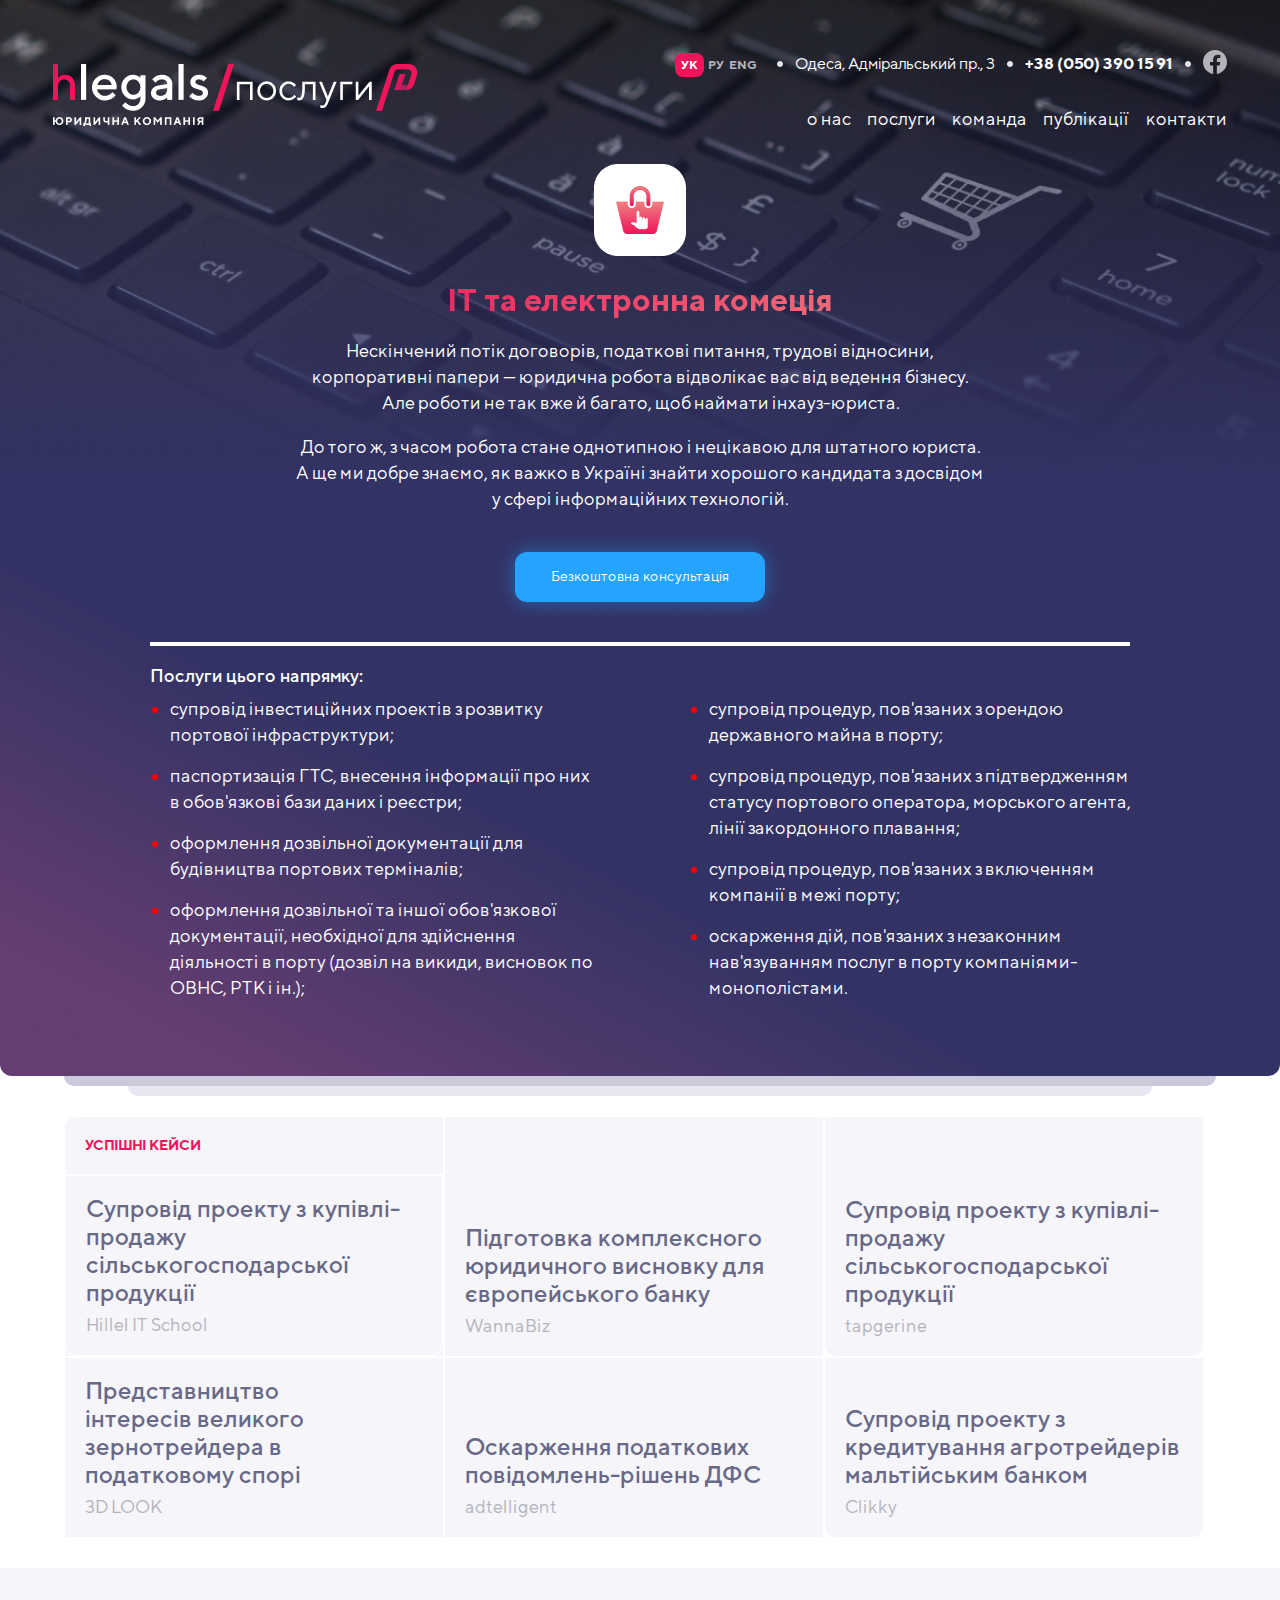
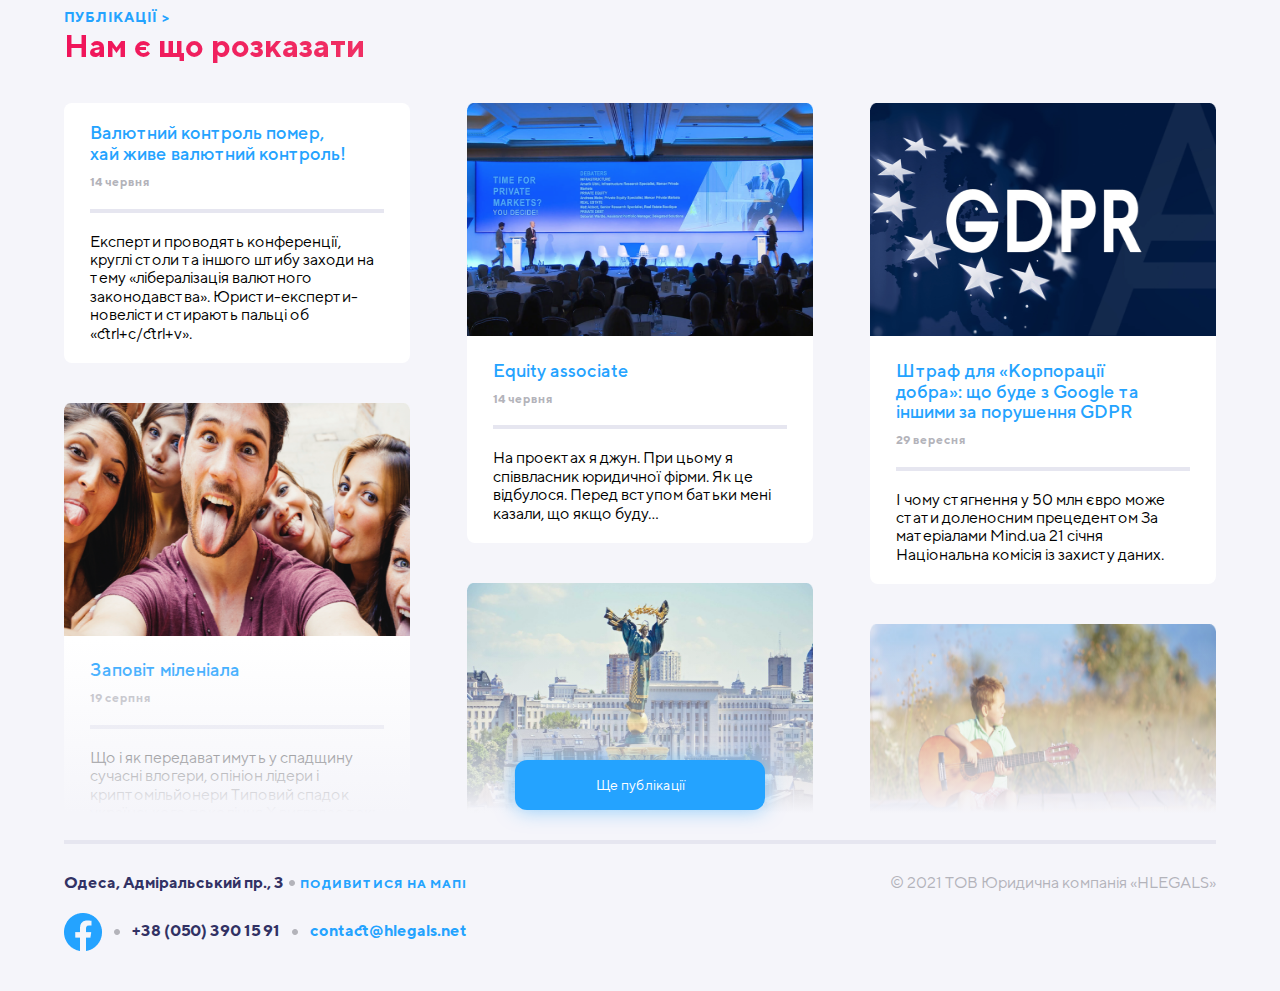
<file: services.html>
<!DOCTYPE html>
<html lang="en">
  <head>
    <meta charset="UTF-8" />
    <meta http-equiv="X-UA-Compatible" content="IE=edge" />
    <meta name="viewport" content="width=device-width, initial-scale=1.0" />
    <title>ServicePage</title>
    <link rel="stylesheet" href="styles/normalize.css" />
    <link rel="stylesheet" href="styles/homepage-mobile.css" />
    <link rel="stylesheet" href="styles/homepage-desktop.css" />
    <link rel="stylesheet" href="styles/header.css" />
    <link rel="stylesheet" href="styles/footer.css" />
    <link rel="stylesheet" href="styles/services.css" />
    <link rel="stylesheet" href="fonts/fontstyles.css" />
  </head>
  <body>
    <div class="sp-container">
      <header class="header">
        <div class="header-top">
          <ul class="lang-list list">
            <li><a class="lang-link lang-link-grey lang-link-active" href="#">УК</a></li>
            <li><a class="lang-link lang-link-grey" href="#">РУ</a></li>
            <li><a class="lang-link lang-link-grey" href="#">ENG</a></li>
          </ul>
          <div class="contact-info">
            <img src="img/Dot separator.png" alt="" class="ds" />
            <p class="header-adress header-adress-white">
              Одеса, Адміральський пр., 3
            </p>
            <img src="img/Dot separator.png" alt="" class="ds" />
            <p class="header-phone header-phone-white">+38 (050) 390 15 91</p>
            <img src="img/Dot separator.png" alt="" class="ds" />
            <a class="fb-link" href="#"><img src="img/fb-icon.svg" alt="" /></a>
          </div>
        </div>
        <div class="header-bottom">
          <a href="index.html">
            <img
              src="img/Logo Subsection-ServicePage.png"
              alt=""
              class="logo"
            />
            <img
              src="img/Logo Subsection Mobile-ServicePage.png"
              alt=""
              class="logo-mobile"
            />
          </a>
          <div class="hamburger-menu">
            <button class="hamburger-btn" id="hamburger-btn">
              <img class="hamburger" src="img/Hamburger (1).svg" alt="" />
            </button>
            <div class="nav-menu" id="nav-menu">
              <header class="nav-menu-header">
                <div class="header-wrapper">
                  <img src="img/mini-logo.svg" alt="" />
                  <button class="close-btn" id="close-btn">
                    <img src="img/Close.png" alt="" />
                  </button>
                </div>
              </header>
              <ul class="nav-list-menu">
                <li class="nav-list-item">
                  <a href="about.html" class="nav-link nav-link-blue">о нас</a>
                </li>
                <li class="nav-list-item">
                  <a href="services.html" class="nav-link nav-link-blue"
                    >послуги</a
                  >
                </li>
                <li class="nav-list-item">
                  <a href="team.html" class="nav-link nav-link-blue">команда</a>
                </li>
                <li class="nav-list-item">
                  <a href="publication.html" class="nav-link nav-link-blue"
                    >публікації</a
                  >
                </li>
                <li class="nav-list-item">
                  <a href="contacts.html" class="nav-link nav-link-blue"
                    >контакти</a
                  >
                </li>
              </ul>
            </div>
          </div>
          <ul class="nav-list list">
            <li>
              <a href="about.html" class="nav-link nav-link-white">о нас</a>
            </li>
            <li>
              <a href="services.html" class="nav-link nav-link-white"
                >послуги</a
              >
            </li>
            <li>
              <a href="team.html" class="nav-link nav-link-white">команда</a>
            </li>
            <li>
              <a href="publication.html" class="nav-link nav-link-white"
                >публікації</a
              >
            </li>
            <li>
              <a href="contacts.html" class="nav-link nav-link-white"
                >контакти</a
              >
            </li>
          </ul>
        </div>
      </header>
      <section class="IS-section">
        <div class="intro">
          <img src="img/services-img.png" alt="" />
          <h2 class="gradient-text-h">IT та електронна комеція</h2>
          <p class="intro-p">
            Нескінчений потік договорів, податкові питання, трудові відносини,
            корпоративні папери — юридична робота відволікає вас від ведення
            бізнесу. Але роботи не так вже й багато, щоб наймати інхауз-юриста.
          </p>
          <p class="intro-p">
            До того ж, з часом робота стане однотипною і нецікавою для штатного
            юриста. А ще ми добре знаємо, як важко в Україні знайти хорошого
            кандидата з досвідом у сфері інформаційних технологій.
          </p>
          <a class="intro-btn" href="contacts.html">Безкоштовна консультація</a>
        </div>

        <div class="services-section">
          <h3 class="services-h3">Послуги цього напрямку:</h3>
          <ul class="services-list">
            <li class="service-item">
              супровід інвестиційних проектів з розвитку портової
              інфраструктури;
            </li>
            <li class="service-item">
              паспортизація ГТС, внесення інформації про них в обов'язкові бази
              даних і реєстри;
            </li>
            <li class="service-item">
              оформлення дозвільної документації для будівництва портових
              терміналів;
            </li>
            <li class="service-item">
              оформлення дозвільної та іншої обов'язкової документації,
              необхідної для здійснення діяльності в порту (дозвіл на викиди,
              висновок по ОВНС, РТК і ін.);
            </li>
            <li class="service-item">
              супровід процедур, пов'язаних з орендою державного майна в порту;
            </li>
            <li class="service-item">
              супровід процедур, пов'язаних з підтвердженням статусу портового
              оператора, морського агента, лінії закордонного плавання;
            </li>
            <li class="service-item">
              супровід процедур, пов'язаних з включенням компанії в межі порту;
            </li>
            <li class="service-item">
              оскарження дій, пов'язаних з незаконним нав'язуванням послуг в
              порту компаніями-монополістами.
            </li>
          </ul>
        </div>
      </section>
    </div>
    <div class="card-show cs1"></div>
    <div class="card-show cs2"></div>
    <section class="cases">
      <div class="line1">
        <div class="case-block case-block1">
          <p class="cases-txt">Успішні кейси</p>
          <div class="case-block cs-border">
            <p class="case-desc">
              Супровід проекту з купівлі-продажу сільськогосподарської продукції
            </p>
            <p class="case-company">Hillel IT School</p>
          </div>
        </div>

        <div class="case-block">
          <p class="case-desc">
            Підготовка комплексного юридичного висновку для європейського банку
          </p>
          <p class="case-company">WannaBiz</p>
        </div>
        <div class="case-block">
          <p class="case-desc">
            Супровід проекту з купівлі-продажу сільськогосподарської продукції
          </p>
          <p class="case-company">tapgerine</p>
        </div>
      </div>
      <div class="line2">
        <div class="case-block">
          <p class="case-desc cs-width">
            Представництво інтересів великого зернотрейдера в податковому спорі
          </p>
          <p class="case-company">3D LOOK</p>
        </div>
        <div class="case-block">
          <p class="case-desc">Оскарження податкових повідомлень-рішень ДФС</p>
          <p class="case-company">adtelligent</p>
        </div>
        <div class="case-block">
          <p class="case-desc">
            Супровід проекту з кредитування агротрейдерів мальтійським банком
          </p>
          <p class="case-company">Clikky</p>
        </div>
      </div>
    </section>
    <section class="publications-bg">
      <div class="publications-container" id="publications-container-services">
        <a class="publication-link" href="#">Публікації ></a>
        <h3 class="publication-h">Нам є що розказати</h3>
        <div class="publications">
          <article class="publication-block" id="block1">
            <div class="publication-desc">
              <h4 class="publication-heading">
                Валютний контроль помер, хай живе валютний контроль!
              </h4>
              <h5 class="publication-date">14 червня</h5>
            </div>
            <div class="separator">
              <p class="publication-p">
                Експерти проводять конференції, круглі столи та іншого штибу
                заходи на тему «лібералізація валютного законодавства».
                Юристи-експерти-новелісти стирають пальці об «ctrl+c/ctrl+v».
              </p>
            </div>
          </article>
          <article class="publication-block" id="block2">
            <img
              class="publication-img"
              src="img/publication-img1.png"
              alt=""
            />
            <div class="publication-desc">
              <h4 class="publication-heading">Equity associate</h4>
              <h5 class="publication-date">14 червня</h5>
            </div>
            <div class="separator">
              <p class="publication-p">
                На проектах я джун. При цьому я співвласник юридичної фірми. Як
                це відбулося. Перед вступом батьки мені казали, що якщо буду…
              </p>
            </div>
          </article>
          <article class="publication-block" id="block3">
            <img
              class="publication-img"
              src="img/publication-img2.png"
              alt=""
            />
            <div class="publication-desc">
              <a class="publicaton-link-wrapper" href="publication-entry.html">
                <h4 class="publication-heading">
                  Штраф для «Корпорації добра»: що буде з Google та іншими за
                  порушення GDPR
                </h4>
              </a>

              <h5 class="publication-date">29 вересня</h5>
            </div>
            <div class="separator">
              <p class="publication-p">
                І чому стягнення у 50 млн євро може стати доленосним прецедентом
                За матеріалами Mind.ua 21 січня Національна комісія із захисту
                даних.
              </p>
            </div>
          </article>
          <article class="publication-block" id="block4">
            <img
              class="publication-img"
              src="img/publication-img3.png"
              alt=""
            />
            <div class="publication-desc">
              <h4 class="publication-heading">Заповіт міленіала</h4>
              <h5 class="publication-date">19 серпня</h5>
            </div>
            <div class="separator">
              <p class="publication-p">
                Що і як передаватимуть у спадщину сучасні влогери, опініон
                лідери і криптомільйонери Типовий спадок українського покоління
                Х виглядає так: квартира у…
              </p>
            </div>
          </article>
          <article class="publication-block" id="block5">
            <img
              class="publication-img"
              src="img/publication-img4.png"
              alt=""
            />
            <div class="publication-desc">
              <h4 class="publication-heading">
                Закон про мови: як зробити свій сайт відповідним
              </h4>
              <h5 class="publication-date">19 серпня</h5>
            </div>
            <div class="separator">
              <p class="publication-p">
                Наталія Кирик, керівник контент студії Wordfactory.ua По-перше,
                це красиво! Це аргумент номер один на користь україномовного
                сайту. По-друге, це ефективно. У…
              </p>
            </div>
          </article>
          <article class="publication-block" id="block6">
            <img
              class="publication-img"
              src="img/publication-img5.png"
              alt=""
            />
            <div class="publication-desc">
              <h4 class="publication-heading">
                Компенсація витрат на навчання дитини в дитячому садку та школі
              </h4>
              <h5 class="publication-date">5 Лютого 2018</h5>
            </div>
            <div class="separator">
              <p class="publication-p">
                Про що йде мова В червні цього року Верховна Рада внесла зміни
                до Податкового кодексу України. Відтепер батьки, які отримують
                офіційну…
              </p>
            </div>
          </article>
        </div>
        <div class="publication-shadow">
          <button class="publication-btn" id="publication-btn-services">Ще публікації</button>
          <button class="publication-btn" id="close-btn-services">Згорнути</button>
        </div>
      </div>
    </section>
    <footer class="footer">
      <div class="footer-container">
        <div class="footer-left">
          <div class="footer-line1">
            <p class="footer-adress">Одеса, Адміральський пр., 3</p>
            <img class="footer-ds" src="img/Dot separator1.png" alt="" />
            <a
              class="map-link"
              href="https://www.google.com/maps/place/%D0%AE%D1%80%D0%B8%D0%B4%D0%B8%D1%87%D0%B5%D1%81%D0%BA%D0%B0%D1%8F+%D0%BA%D0%BE%D0%BC%D0%BF%D0%B0%D0%BD%D0%B8%D1%8F+%22%D0%90%D0%99%D0%9C%D0%A0%D0%90%D0%99%D0%A2%22/@46.437018,30.5898953,11z/data=!4m9!1m2!2m1!1z0KLQntCSINCu0YDQuNC00LjRh9C90LAg0LrQvtC80L_QsNC90ZbRjyDCq0hMRUdBTFPCuw!3m5!1s0x40c633bcf388a7a1:0x6dd17955c5537982!8m2!3d46.4370628!4d30.7299809!15sCjTQotCe0JIg0K7RgNC40LTQuNGH0L3QsCDQutC-0LzQv9Cw0L3RltGPIMKrSExFR0FMU8K7kgEIbGF3X2Zpcm0"
            >
              подивитися на мапі
            </a>
          </div>
          <div class="footer-line2">
            <a class="fb-icon" href="https://www.facebook.com/"
              ><img src="img/facebook-icon.png" alt=""
            /></a>
            <img class="footer-ds" src="img/Dot separator1.png" alt="" />
            <a class="tel-number" href="tel:+380503901591"
              >+38 (050) 390 15 91</a
            >
            <img class="footer-ds" src="img/Dot separator1.png" alt="" />
            <a class="email-link" href="#">contact@hlegals.net</a>
          </div>
        </div>
        <h3 class="footer-h3">© 2021 ТОВ Юридична компанія «HLEGALS»</h3>
      </div>
    </footer>
    <script src="js/jquery-3.6.0.min.js"></script>
    <script src="js/hamburger-script.js"></script>
    <script src="js/p-dropdown-services.js"></script>
  </body>
</html>
</file>
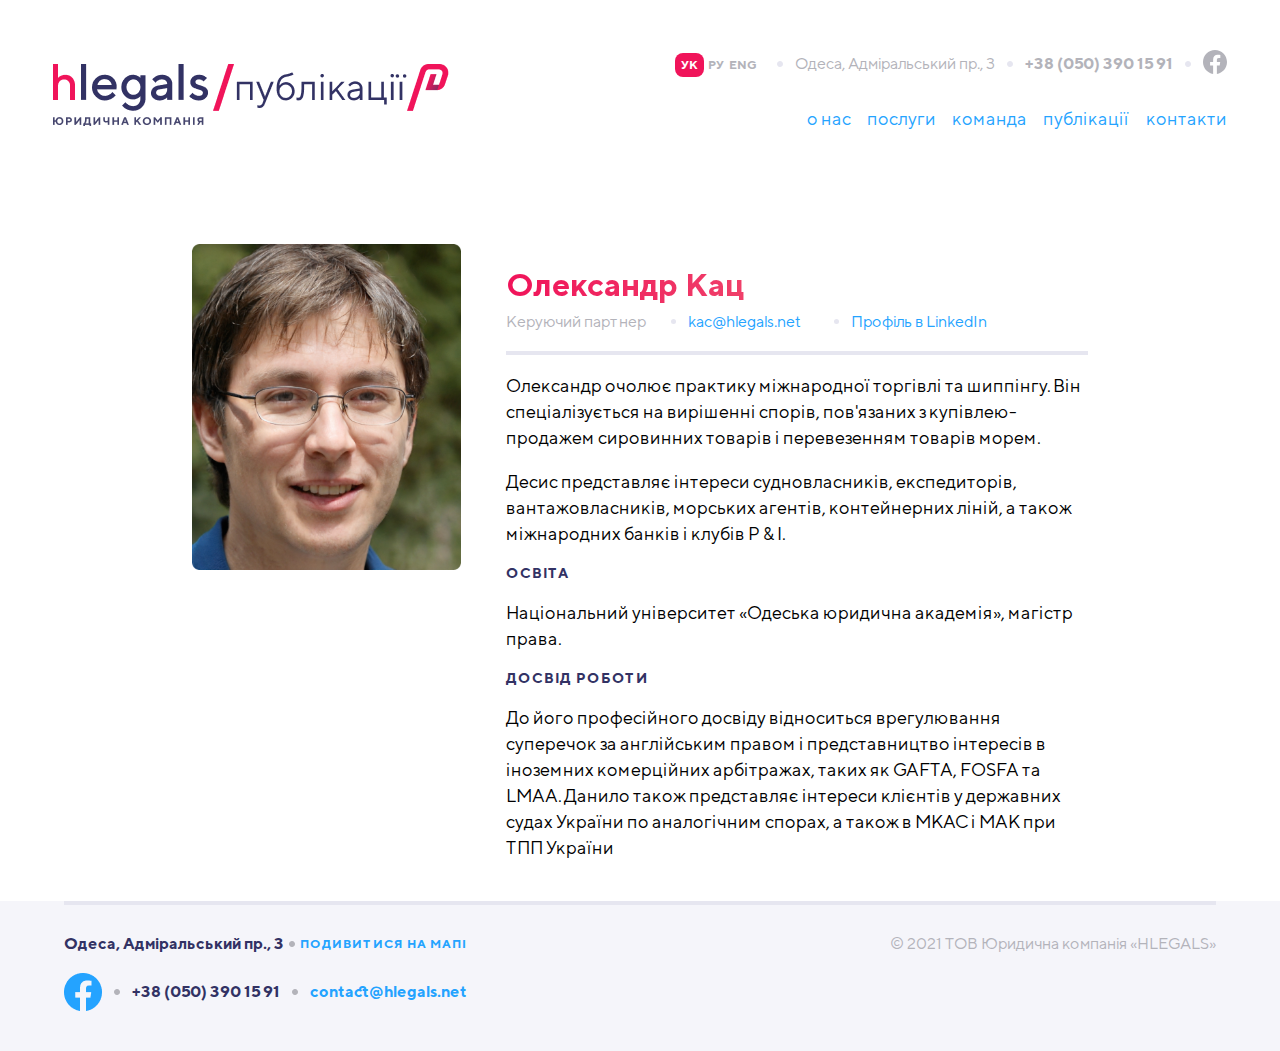
<file: team-member.html>
<!DOCTYPE html>
<html lang="en">
  <head>
    <meta charset="UTF-8" />
    <meta http-equiv="X-UA-Compatible" content="IE=edge" />
    <meta name="viewport" content="width=device-width, initial-scale=1.0" />
    <title>Team Member</title>
    <link rel="stylesheet" href="styles/normalize.css" />
    <link rel="stylesheet" href="styles/header.css" />
    <link rel="stylesheet" href="styles/footer.css" />
    <link rel="stylesheet" href="styles/team-member.css" />
    <link rel="stylesheet" href="styles/team-member-desktop.css" />
    <link rel="stylesheet" href="fonts/fontstyles.css" />
  </head>
  <body>
    <header class="header">
      <div class="header-top">
        <ul class="lang-list list">
          <li><a class="lang-link lang-link-grey lang-link-active" href="#">УК</a></li>
          <li><a class="lang-link lang-link-grey" href="#">РУ</a></li>
          <li><a class="lang-link lang-link-grey" href="#">ENG</a></li>
        </ul>
        <div class="contact-info">
          <img src="img/Dot separator.png" alt="" class="ds" />
          <p class="header-adress header-adress-grey">
            Одеса, Адміральський пр., 3
          </p>
          <img src="img/Dot separator.png" alt="" class="ds" />
          <p class="header-phone">+38 (050) 390 15 91</p>
          <img src="img/Dot separator.png" alt="" class="ds" />
          <a class="fb-link" href="#"><img src="img/fb-icon.svg" alt="" /></a>
        </div>
      </div>
      <div class="header-bottom">
        <a href="index.html">
          <img
            src="img/Logo Subsection Mobile.png"
            alt=""
            class="logo-mobile"
          />
          <img src="img/Logo Subsection.png" alt="" class="logo" />
        </a>
        <div class="hamburger-menu">
          <button class="hamburger-btn" id="hamburger-btn">
            <img class="hamburger" src="img/Hamburger.svg" alt="" />
          </button>
          <div class="nav-menu" id="nav-menu">
            <header class="nav-menu-header">
              <div class="header-wrapper">
                <img src="img/mini-logo.svg" alt="" />
                <button class="close-btn" id="close-btn">
                  <img src="img/Close.png" alt="" />
                </button>
              </div>
            </header>
            <ul class="nav-list-menu">
              <li class="nav-list-item">
                <a href="about.html" class="nav-link nav-link-blue">о нас</a>
              </li>
              <li class="nav-list-item">
                <a href="services.html" class="nav-link nav-link-blue"
                  >послуги</a
                >
              </li>
              <li class="nav-list-item">
                <a href="team.html" class="nav-link nav-link-blue">команда</a>
              </li>
              <li class="nav-list-item">
                <a href="publication.html" class="nav-link nav-link-blue"
                  >публікації</a
                >
              </li>
              <li class="nav-list-item">
                <a href="contacts.html" class="nav-link nav-link-blue"
                  >контакти</a
                >
              </li>
            </ul>
          </div>
        </div>
        <ul class="nav-list list">
          <li><a href="about.html" class="nav-link nav-link-blue">о нас</a></li>
          <li>
            <a href="services.html" class="nav-link nav-link-blue">послуги</a>
          </li>
          <li>
            <a href="team.html" class="nav-link nav-link-blue">команда</a>
          </li>
          <li>
            <a href="publication.html" class="nav-link nav-link-blue"
              >публікації</a
            >
          </li>
          <li>
            <a href="contacts.html" class="nav-link nav-link-blue">контакти</a>
          </li>
        </ul>
      </div>
    </header>
    <main class="team-member-section">
      <div class="tm-left">
        <img class="tm-photo" src="img/Photo 1.png" alt="" />
      </div>
      <div class="right-wrapper">
        <h1 class="gradient-text-h">Олександр Кац</h1>
        <div class="tm-main-info">
          <p class="tm-position">Керуючий партнер</p>
          <ul class="contacts-list list">
            <li class="contact-item">
              <a href="#" class="contact-link">kac@hlegals.net</a>
            </li>
            <li class="contact-item">
              <a href="#" class="contact-link">Профіль в LinkedIn</a>
            </li>
          </ul>
        </div>
        <div class="tm-info">
          <p class="info-txt">
            Олександр очолює практику міжнародної торгівлі та шиппінгу. Він
            спеціалізується на вирішенні спорів, пов'язаних з купівлею-продажем
            сировинних товарів і перевезенням товарів морем.
          </p>
          <p class="info-txt">
            Десис представляє інтереси судновласників, експедиторів,
            вантажовласників, морських агентів, контейнерних ліній, а також
            міжнародних банків і клубів P & I.
          </p>
          <h2 class="info-heading">Освіта</h2>
          <p class="info-txt">
            Національний університет «Одеська юридична академія», магістр права.
          </p>
          <h2 class="info-heading">Досвід роботи</h2>
          <p class="info-txt">
            До його професійного досвіду відноситься врегулювання суперечок за
            англійським правом і представництво інтересів в іноземних
            комерційних арбітражах, таких як GAFTA, FOSFA та LMAA. Данило також
            представляє інтереси клієнтів у державних судах України по
            аналогічним спорах, а також в МКАС і МАК при ТПП України
          </p>
        </div>
      </div>
    </main>
    <footer class="footer">
      <div class="footer-container">
        <div class="footer-left">
          <div class="footer-line1">
            <p class="footer-adress">Одеса, Адміральський пр., 3</p>
            <img class="footer-ds" src="img/Dot separator1.png" alt="" />
            <a
              class="map-link"
              href="https://www.google.com/maps/place/%D0%AE%D1%80%D0%B8%D0%B4%D0%B8%D1%87%D0%B5%D1%81%D0%BA%D0%B0%D1%8F+%D0%BA%D0%BE%D0%BC%D0%BF%D0%B0%D0%BD%D0%B8%D1%8F+%22%D0%90%D0%99%D0%9C%D0%A0%D0%90%D0%99%D0%A2%22/@46.437018,30.5898953,11z/data=!4m9!1m2!2m1!1z0KLQntCSINCu0YDQuNC00LjRh9C90LAg0LrQvtC80L_QsNC90ZbRjyDCq0hMRUdBTFPCuw!3m5!1s0x40c633bcf388a7a1:0x6dd17955c5537982!8m2!3d46.4370628!4d30.7299809!15sCjTQotCe0JIg0K7RgNC40LTQuNGH0L3QsCDQutC-0LzQv9Cw0L3RltGPIMKrSExFR0FMU8K7kgEIbGF3X2Zpcm0"
            >
              подивитися на мапі
            </a>
          </div>
          <div class="footer-line2">
            <a class="fb-icon" href="https://www.facebook.com/"
              ><img src="img/facebook-icon.png" alt=""
            /></a>
            <img class="footer-ds" src="img/Dot separator1.png" alt="" />
            <a class="tel-number" href="tel:+380503901591"
              >+38 (050) 390 15 91</a
            >
            <img class="footer-ds" src="img/Dot separator1.png" alt="" />
            <a class="email-link" href="#">contact@hlegals.net</a>
          </div>
        </div>
        <h3 class="footer-h3">© 2021 ТОВ Юридична компанія «HLEGALS»</h3>
      </div>
    </footer>
    <script src="js/jquery-3.6.0.min.js"></script>
    <script src="js/hamburger-script.js"></script>
  </body>
</html>
</file>
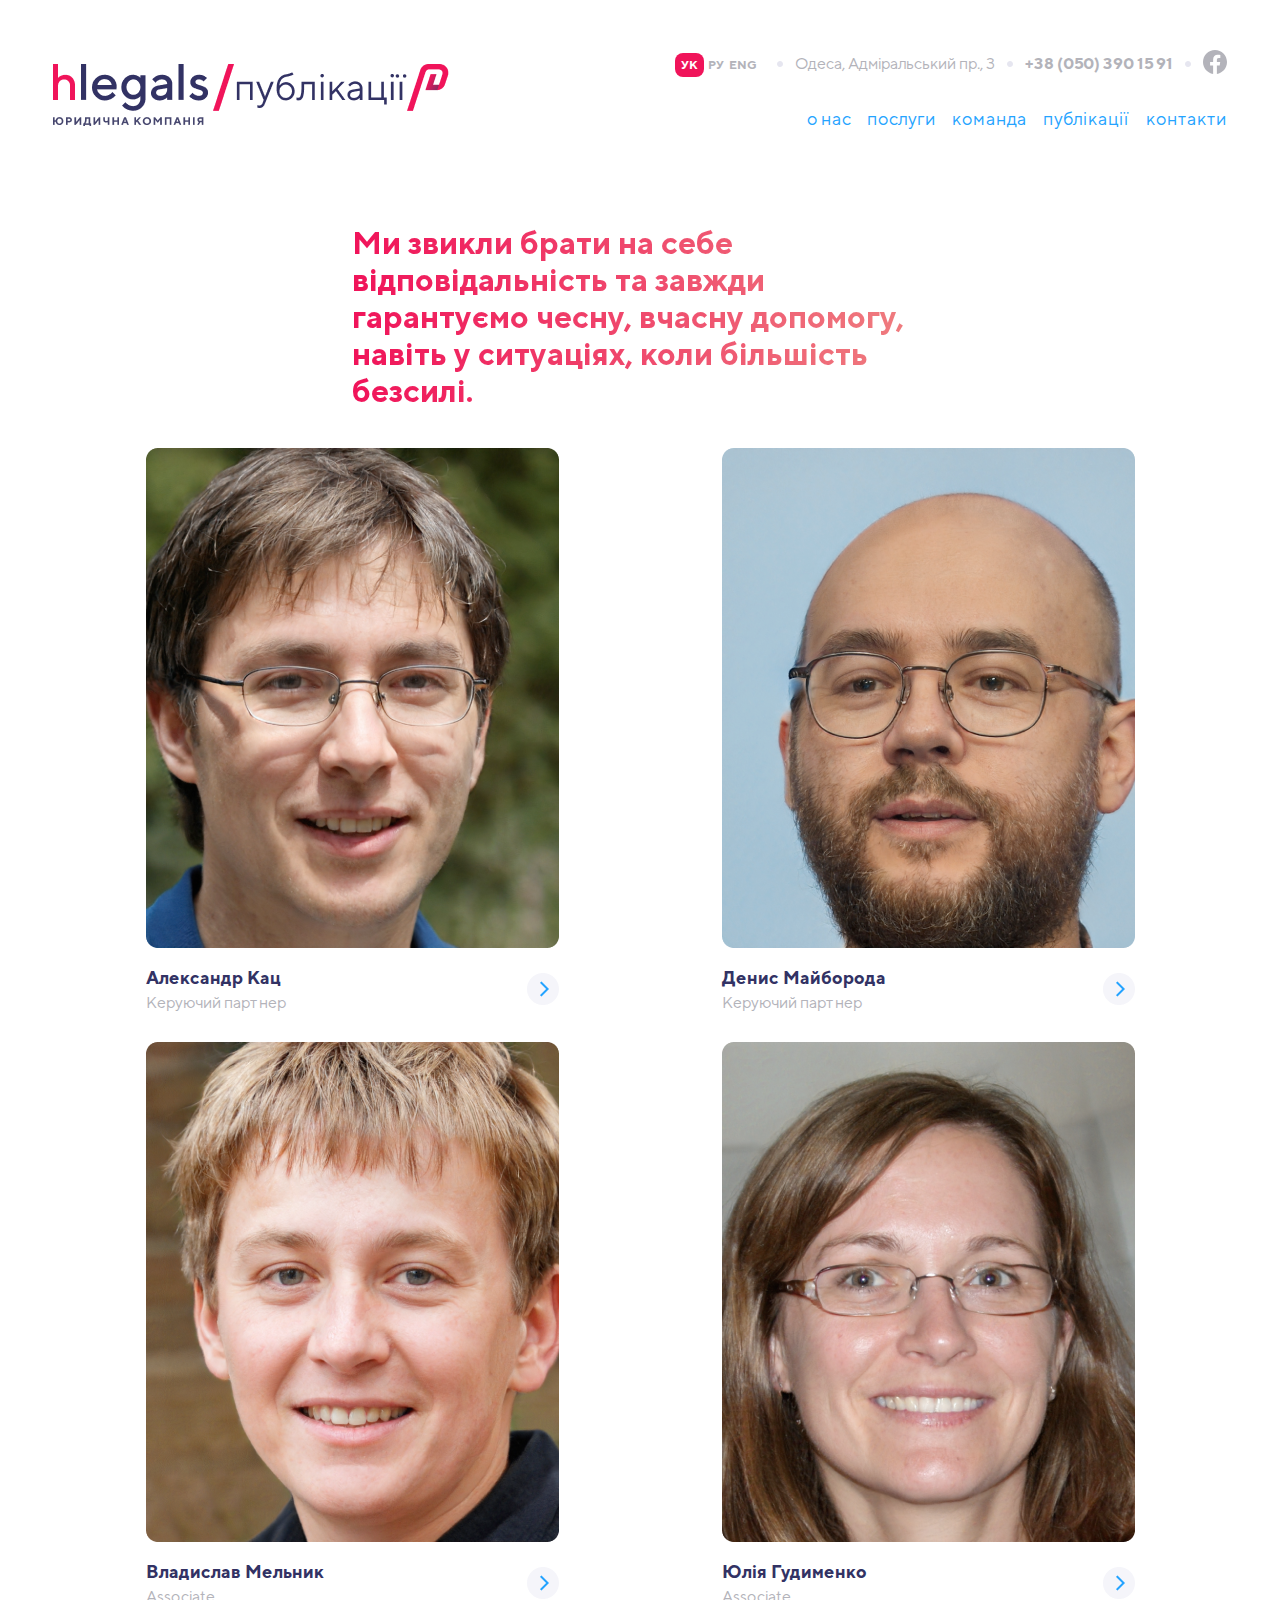
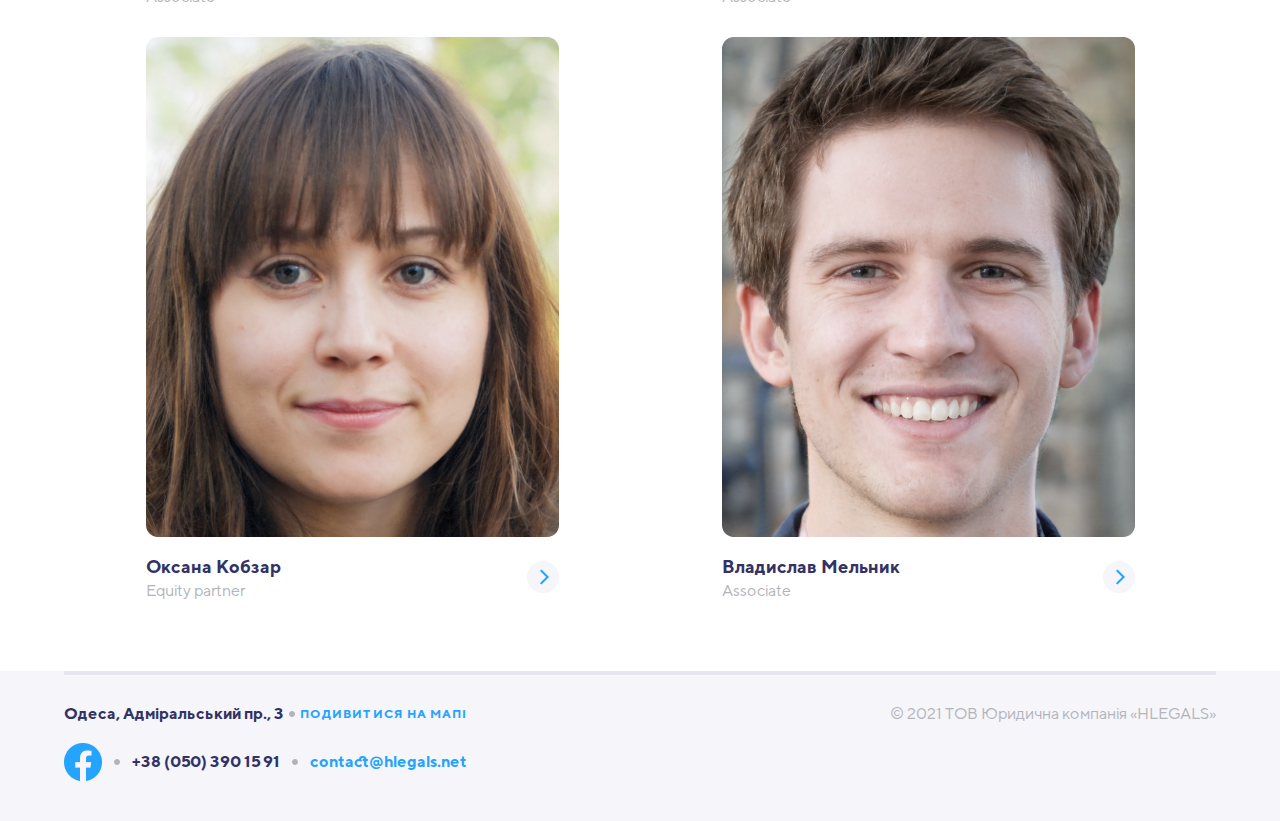
<file: team.html>
<!DOCTYPE html>
<html lang="en">
  <head>
    <meta charset="UTF-8" />
    <meta http-equiv="X-UA-Compatible" content="IE=edge" />
    <meta name="viewport" content="width=device-width, initial-scale=1.0" />
    <title>Team</title>
    <link rel="stylesheet" href="styles/normalize.css" />
    <link rel="stylesheet" href="styles/header.css" />
    <link rel="stylesheet" href="styles/footer.css" />
    <link rel="stylesheet" href="fonts/fontstyles.css" />
    <link rel="stylesheet" href="styles/team.css" />
    <link rel="stylesheet" href="styles/team-desktop.css" />
  </head>
  <body>
    <header class="header">
      <div class="header-top">
        <ul class="lang-list list">
          <li><a class="lang-link lang-link-grey lang-link-active" href="#">УК</a></li>
          <li><a class="lang-link lang-link-grey" href="#">РУ</a></li>
          <li><a class="lang-link lang-link-grey" href="#">ENG</a></li>
        </ul>
        <div class="contact-info">
          <img src="img/Dot separator.png" alt="" class="ds" />
          <p class="header-adress header-adress-grey">
            Одеса, Адміральський пр., 3
          </p>
          <img src="img/Dot separator.png" alt="" class="ds" />
          <p class="header-phone">+38 (050) 390 15 91</p>
          <img src="img/Dot separator.png" alt="" class="ds" />
          <a class="fb-link" href="#"><img src="img/fb-icon.svg" alt="" /></a>
        </div>
      </div>
      <div class="header-bottom">
        <a class="home-link" href="index.html"
          ><img
            src="img/Logo Subsection Mobile.png"
            alt=""
            class="logo-mobile" />
          <img src="img/Logo Subsection.png" alt="" class="logo"
        /></a>
        <div class="hamburger-menu">
          <button class="hamburger-btn" id="hamburger-btn">
            <img class="hamburger" src="img/Hamburger.svg" alt="" />
          </button>
          <div class="nav-menu" id="nav-menu">
            <header class="nav-menu-header">
              <div class="header-wrapper">
                <img src="img/mini-logo.svg" alt="" />
                <button class="close-btn" id="close-btn">
                  <img src="img/Close.png" alt="" />
                </button>
              </div>
            </header>
            <ul class="nav-list-menu">
              <li class="nav-list-item">
                <a href="about.html" class="nav-link nav-link-blue">о нас</a>
              </li>
              <li class="nav-list-item">
                <a href="services.html" class="nav-link nav-link-blue"
                  >послуги</a
                >
              </li>
              <li class="nav-list-item">
                <a href="team.html" class="nav-link nav-link-blue">команда</a>
              </li>
              <li class="nav-list-item">
                <a href="publication.html" class="nav-link nav-link-blue"
                  >публікації</a
                >
              </li>
              <li class="nav-list-item">
                <a href="contacts.html" class="nav-link nav-link-blue"
                  >контакти</a
                >
              </li>
            </ul>
          </div>
        </div>
        <ul class="nav-list list">
          <li><a href="about.html" class="nav-link nav-link-blue">о нас</a></li>
          <li>
            <a href="services.html" class="nav-link nav-link-blue">послуги</a>
          </li>
          <li>
            <a href="team.html" class="nav-link nav-link-blue">команда</a>
          </li>
          <li><a href="publication.html" class="nav-link nav-link-blue">публікації</a></li>
          <li><a href="contacts.html" class="nav-link nav-link-blue">контакти</a></li>
        </ul>
      </div>
    </header>
    <section class="team-section">
      <h1 class="gradient-text-h">
        Ми звикли брати на себе відповідальність та завжди гарантуємо чесну,
        вчасну допомогу, навіть у ситуаціях, коли більшість безсилі.
      </h1>
      <div class="team-members">
        <div class="team-member">
          <img class="tm-photo" src="img/Photo 1.png" alt="" />
          <div class="tm-desc-wrapper">
            <h2 class="tm-name">Александр Кац</h2>
            <p class="tm-position">Керуючий партнер</p>
            <a class="open-link" href="team-member.html"
              ><img class="zoom" src="img/Open-img.png" alt=""
            /></a>
          </div>
        </div>
        <div class="team-member">
          <img class="tm-photo" src="img/Photo 2.png" alt="" />
          <div class="tm-desc-wrapper">
            <h2 class="tm-name">Денис Майборода</h2>
            <p class="tm-position">Керуючий партнер</p>
            <a class="open-link" href="#"
              ><img class="zoom" src="img/Open-img.png" alt=""
            /></a>
          </div>
        </div>
        <div class="team-member">
          <img class="tm-photo" src="img/Photo 3.png" alt="" />
          <div class="tm-desc-wrapper">
            <h2 class="tm-name">Владислав Мельник</h2>
            <p class="tm-position">Associate</p>
            <a class="open-link" href="#"
              ><img class="zoom" src="img/Open-img.png" alt=""
            /></a>
          </div>
        </div>
        <div class="team-member">
          <img class="tm-photo" src="img/Photo 4.png" alt="" />
          <div class="tm-desc-wrapper">
            <h2 class="tm-name">Юлія Гудименко</h2>
            <p class="tm-position">Associate</p>
            <a class="open-link" href="#"
              ><img class="zoom" src="img/Open-img.png" alt=""
            /></a>
          </div>
        </div>
        <div class="team-member">
          <img class="tm-photo" src="img/Photo 5.png" alt="" />
          <div class="tm-desc-wrapper">
            <h2 class="tm-name">Оксана Кобзар</h2>
            <p class="tm-position">Equity partner</p>
            <a class="open-link" href="#"
              ><img class="zoom" src="img/Open-img.png" alt=""
            /></a>
          </div>
        </div>
        <div class="team-member">
          <img class="tm-photo" src="img/Photo 6.png" alt="" />
          <div class="tm-desc-wrapper">
            <h2 class="tm-name">Владислав Мельник</h2>
            <p class="tm-position">Associate</p>
            <a class="open-link" href="#"
              ><img class="zoom" src="img/Open-img.png" alt=""
            /></a>
          </div>
        </div>
      </div>
    </section>
    <footer class="footer">
      <div class="footer-container">
        <div class="footer-left">
          <div class="footer-line1">
            <p class="footer-adress">Одеса, Адміральський пр., 3</p>
            <img class="footer-ds" src="img/Dot separator1.png" alt="" />
            <a
              class="map-link"
              href="https://www.google.com/maps/place/%D0%AE%D1%80%D0%B8%D0%B4%D0%B8%D1%87%D0%B5%D1%81%D0%BA%D0%B0%D1%8F+%D0%BA%D0%BE%D0%BC%D0%BF%D0%B0%D0%BD%D0%B8%D1%8F+%22%D0%90%D0%99%D0%9C%D0%A0%D0%90%D0%99%D0%A2%22/@46.437018,30.5898953,11z/data=!4m9!1m2!2m1!1z0KLQntCSINCu0YDQuNC00LjRh9C90LAg0LrQvtC80L_QsNC90ZbRjyDCq0hMRUdBTFPCuw!3m5!1s0x40c633bcf388a7a1:0x6dd17955c5537982!8m2!3d46.4370628!4d30.7299809!15sCjTQotCe0JIg0K7RgNC40LTQuNGH0L3QsCDQutC-0LzQv9Cw0L3RltGPIMKrSExFR0FMU8K7kgEIbGF3X2Zpcm0"
            >
              подивитися на мапі
            </a>
          </div>
          <div class="footer-line2">
            <a class="fb-icon" href="https://www.facebook.com/"
              ><img src="img/facebook-icon.png" alt=""
            /></a>
            <img class="footer-ds" src="img/Dot separator1.png" alt="" />
            <a class="tel-number" href="tel:+380503901591"
              >+38 (050) 390 15 91</a
            >
            <img class="footer-ds" src="img/Dot separator1.png" alt="" />
            <a class="email-link" href="#">contact@hlegals.net</a>
          </div>
        </div>
        <h3 class="footer-h3">© 2021 ТОВ Юридична компанія «HLEGALS»</h3>
      </div>
    </footer>
    <script src="js/jquery-3.6.0.min.js"></script>
    <script src="js/hamburger-script.js"></script>
  </body>
</html>
</file>
<file: styles/team-owl-carousel.css>
.team {
  width: 90%;
  margin: 20px auto 30px;
  border-radius: 12px;
}

.item {
  background-color: #f5f5fa;
  border-radius: 12px;
  padding-top: 20px;
}

.t-img-desktop {
  display: none;
}

.t-right {
  width: 90%;
  margin: 0 auto;
  text-align: left;
}

.t-link {
  font-size: 14px;
  font-weight: 700;
  letter-spacing: 1px;
  text-transform: uppercase;
  color: #24a3ff;
  text-decoration: none;
  text-align: left;
}

.t-heading {
  background: linear-gradient(90.13deg, #f0145a 0.84%, #ef8080 99.96%);
  -webkit-background-clip: text;
  -webkit-text-fill-color: transparent;
  background-clip: text;
  color: transparent;
  font-size: 32px;
  line-height: 38px;
  font-weight: 700;
  margin: 0 0 10px;
  padding: 0;
  width: 90%;
}

.t-member {
  display: flex;
  flex-wrap: wrap;
}

.t-img-mobile {
  width: 60px;
  height: 60px;
  margin: 10px 10px 0 0;
}

.t-desc {
  display: flex;
  flex-direction: column;
}

.t-name {
  font-size: 18px;
  font-weight: 500;
  color: #b3b3ba;
  margin: 10px 0 10px;
  line-height: 21px;
}

.t-name-desktop {
  display: none;
}

.t-position {
  font-size: 16px;
  color: #b3b3ba;
  margin-top: 0;
  line-height: 22px;
}

.owl-dots {
  margin: 15px 0 0;
  display: flex;
  justify-content: center;
}

.owl-dot.active:hover {
  opacity: 1;
}

.owl-dot {
  width: 16px;
  height: 16px;
  border-radius: 50%;
  background-color: #24a3ff !important;
  opacity: 0.2;
  margin-right: 14px;
}

.owl-dot:last-child {
  margin-right: 0;
}

.owl-dot.active {
  background-color: #24a3ff;
  opacity: 1;
}

.owl-dot:hover {
  opacity: 0.6;
}

@media screen and (min-width: 1024px) {
  .team {
    margin: 20px auto 40px;
  }

  .item {
    display: flex;
    padding-top: 0;
  }

  .t-img-mobile {
    display: none;
  }

  .t-img-desktop {
    display: flex;
    width: 50%;
    max-height: 500px;
    max-width: 413px;
  }

  .t-right {
    margin: 40px 0 0 40px;
  }

  .t-heading {
    font-size: 42px;
    line-height: 50px;
  }

  .t-name-mobile {
    display: none;
  }

  .t-name-desktop {
    display: block;
  }

  .owl-dots {
    margin: 20px 0;
  }
}
</file>
<file: styles/header.css>
*,
*::before,
*::after {
  box-sizing: border-box;
}

.list {
  margin: 0;
  padding: 0;
  list-style: none;
}

.header {
  position: relative;
  width: 89.3%;
  margin: 0 auto;
  padding-top: 20px;
}

.header-top {
  display: flex;
  align-items: center;
  justify-content: space-between;
  margin-bottom: 15px;
}

.lang-list {
  height: 24px;
  width: 82px;
  display: flex;
  justify-content: space-between;
  line-height: 24px;
}

.lang-link {
  font-size: 12px;
  font-weight: 700;
  text-decoration: none;
}

.lang-link-grey {
  color: #b3b3ba;
}

.lang-link-active {
  color: #fff;
  display: inline-block;
  width: 29px;
  height: 24px;
  background: #f0145a;
  border-radius: 8px;
  text-align: center;
}

.header-adress {
  font-size: 16px;
  margin: 0;
}

.header-adress-white {
  color: #fff;
}

.header-adress-grey {
  color: #b3b3ba;
}

.header-phone {
  color: #b3b3ba;
  font-size: 16px;
  font-weight: 700;
  margin: 0;
}

.header-phone-white {
  color: #fff;
}

.header-bottom {
  display: flex;
  justify-content: space-between;
  align-items: center;
}

.logo-mobile{
  transition: all 0.3s ease-in-out;
}

.logo-mobile:hover{
  transform: scale(1.2);
}

.nav-link-white {
  color: #fff;
}

.nav-link-blue {
  color: #24a3ff;
}

.hamburger-btn {
  border: none;
  background-color: transparent;
  width: 32px;
  height: 32px;
  padding: 0;
  cursor: pointer;
}

.nav-menu {
  display: none;
  width: 100%;
  position: fixed;
  top: 0;
  right: 0;
  bottom: 0;
  left: 0;
  background-color: #ffffff;
  z-index: 100;
}

.nav-menu-header {
  width: 95%;
  margin: 0 auto;
  height: 62px;
  display: flex;
  align-items: center;
  justify-content: flex-end;
}

.header-wrapper {
  width: 52%;
  display: flex;
  justify-content: space-between;
}

.close-btn {
  background-color: transparent;
  border: none;
  cursor: pointer;
}

.nav-list-menu {
  width: 100%;
  margin: 0;
  padding: 0;
  list-style: none;
  text-align: center;
}

.nav-list-item {
  background-color: #f5f5fa;
  margin-bottom: 1px;
  height: 54px;
}

.nav-list-item:last-child {
  margin-bottom: 0;
}

.nav-link {
  text-decoration: none;
  font-size: 24px;
  line-height: 50px;
}

.nav-link:active {
  color: #f0145a;
  font-weight: 700;
}

@media screen and (max-width: 767px) {
  .nav-list,
  .ds,
  .header-adress,
  .fb-link,
  .logo {
    display: none;
  }
}

@media screen and (min-width: 768px) {
  .hamburger-btn,
  .logo-mobile {
    display: none;
  }

  .header {
    display: flex;
    flex-direction: column;
    padding-top: 34px;
    margin-bottom: 40px;
  }

  .header-top {
    justify-content: flex-start;
    padding-left: 22px;
  }

  .header-bottom {
    flex-direction: column;
    align-items: flex-start;
  }

  .logo{
    transition: all 0.3s ease-in-out;
  }
  
  .logo:hover{
    transform: scale(1.2);
  }

  .lang-list {
    margin-right: 2%;
  }

  .nav-list {
    display: flex;
    justify-content: space-between;
    width: 420px;
    margin-top: 15px;
  }

  .nav-link {
    text-decoration: none;
    font-size: 18px;
  }

  .nav-link:hover {
    transition: 0.4s;
    color: #f0145a;
    text-decoration: underline #f0145a;
    font-weight: 700;
  }

  .contact-info {
    display: flex;
    width: 450px;
    justify-content: space-between;
    align-items: center;
  }
}

@media screen and (min-width: 1024px) {
  .header {
    padding-top: 50px;
    width: 91.67%;
    margin-bottom: 80px;
  }

  .header-top {
    justify-content: flex-end;
    margin-bottom: 16px;
  }

  .lang-list {
    margin-right: 20px;
  }

  .header-bottom {
    flex-direction: row;
    align-items: center;
  }

  .nav-list {
    margin-top: 0;
  }
}

@media screen and (min-width: 1280px) {
  .logo {
    margin-top: -45px;
  }
}
</file>
<file: styles/footer.css>
.footer {
  width: 100%;
  background-color: #f5f5fa;
}

.footer-container {
  width: 90%;
  display: flex;
  flex-direction: column;
  margin: 0 auto;
  text-align: center;
  border-top: 4px solid #e6e6f0;
}

.footer-line1 {
  margin-bottom: 20px;
}

.footer-line2 {
  display: flex;
  flex-direction: column;
}

.footer-adress {
  font-size: 16px;
  font-weight: 700;
  color: #323264;
  margin: 20px auto 10px;
}

.map-link {
  font-size: 12px;
  color: #24a3ff;
  text-transform: uppercase;
  letter-spacing: 1px;
  font-weight: 700;
  text-decoration: none;
}

.fb-icon {
  display: block;
  margin: 0 auto;
  width: 38px;
  height: 38px;
}

.tel-number {
  font-size: 16px;
  font-weight: 700;
  color: #323264;
  margin: 20px auto 20px;
  text-decoration: none;
}

.email-link {
  font-size: 16px;
  font-weight: 700;
  text-decoration: none;
  color: #24a3ff;
}

.footer-h3 {
  font-weight: 400;
  font-size: 16px;
  color: #b3b3ba;
  width: 95%;
  margin: 20px auto 138px;
}

@media screen and (max-width: 767px) {
  .footer-ds {
    display: none;
  }
}

@media screen and (min-width: 768px) {
  .footer-container {
    flex-direction: row;
    flex-wrap: wrap;
    padding: 30px 15% 0;
  }

  .footer-left {
    width: 100%;
  }
  .footer-line1 {
    width: 100%;
    display: flex;
    align-items: center;
    justify-content: space-between;
    margin-bottom: 20px;
    padding-left: 20px;
  }

  .footer-adress {
    margin: 0;
  }

  .footer-line2 {
    flex-direction: row;
    justify-content: space-between;
    align-items: center;
    padding-right: 20px;
  }

  .fb-icon {
    margin: 0;
  }

  .tel-number {
    margin: 0;
  }

  .footer-h3 {
    margin: 20px auto 80px;
  }
}

@media screen and (min-width: 1024px) {
  .footer-container {
    padding: 30px 0 40px;
    justify-content: space-between;
  }

  .footer-left {
    width: 45%;
  }

  .footer-line1 {
    padding-left: 0;
  }

  .footer-line2 {
    padding-right: 0;
  }

  .footer-h3 {
    width: 40%;
    margin: 0;
    text-align: right;
  }
}

@media screen and (min-width: 1280px) {
  .footer-left {
    width: 35%;
  }
}

@media screen and (min-width: 1600px) {
  .footer-left {
    width: 30%;
  }
}

@media screen and (min-width: 1920px) {
  .footer-left {
    width: 25%;
  }
}
</file>
<file: styles/homepage-mobile.css>
*,
*::before,
*::after {
  box-sizing: border-box;
}

.lang-link:hover {
  color: #fff;
}

.list {
  padding: 0;
  list-style: none;
}

.container {
  background: linear-gradient(
    42.01deg,
    #323264 14.33%,
    #323264 51.39%,
    #7a425e 87.53%
  );
}

.splash {
  height: 436px;
  margin-top: 100px;
  position: relative;
  background-image: url(../img/Symbol\ Long\ leg.svg);
  background-repeat: no-repeat;
  background-position: top;
  overflow: hidden;
}

.splash-txt {
  position: relative;
  font-size: 38px;
  color: #ffffff;
  padding: 0;
  margin: 0 auto;
  text-align: center;
  width: 80%;
  font-weight: 500;
  z-index: 2;
  padding-top: 40px;
}

.shade {
  width: 100%;
  position: absolute;
  top: 54.1%;
  left: 0%;
  z-index: 3;
  height: 200px;
  background: linear-gradient(
    180deg,
    rgba(50, 50, 100, 0) 16.67%,
    #323264 100%
  );
}

.scroll-down {
  z-index: 4;
  border: 0;
  padding: 0;
  background-color: transparent;
  position: absolute;
  left: calc(50% - 42px / 2 + 0.5px);
  bottom: 20px;
}

.ES-container {
  background: linear-gradient(
    228.57deg,
    #323264 11.93%,
    #323264 57.17%,
    #643e72 87.46%
  );
  border-radius: 0px 0px 12px 12px;
}

.experience {
  display: none;
}

.experience-carousel {
  width: 90%;
  margin: 0 auto;
}

.E-type {
  font-size: 14px;
  font-weight: 700;
  letter-spacing: 1px;
  text-transform: uppercase;
  color: #b3b3ba;
  margin: 0;
  padding-top: 40px;
}

.gradient-text {
  background: linear-gradient(90.13deg, #ef8080 0.84%, #f0145a 99.96%);
  -webkit-background-clip: text;
  -webkit-text-fill-color: transparent;
  background-clip: text;
}

#E-item2,
#E-item3,
#E-item4 {
  display: none;
}

.E-heading {
  font-size: 22px;
  color: #ffffff;
}

.E-description {
  font-size: 18px;
  color: #ffffff;
}

.slider-wrapper {
  width: 120px;
  margin: 0 auto;
  display: flex;
  justify-content: space-between;
}

.slider-point {
  appearance: none;
  border: none;
  width: 16px;
  height: 16px;
  background-color: #24a3ff;
  opacity: 0.2;
  border-radius: 50%;
}

.slider-point:checked {
  background-color: #24a3ff;
  opacity: 1;
}

.services {
  width: 90%;
  margin: 45px auto 0;
  padding-bottom: 50px;
}

.S-link {
  font-size: 14px;
  letter-spacing: 1px;
  text-transform: uppercase;
  color: #948daa;
  text-decoration: none;
  font-weight: 700;
}

.S-heading {
  font-size: 32px;
  background-image: linear-gradient(90.13deg, #f0145a 0.84%, #ef8080 99.96%);
  -webkit-background-clip: text;
  background-clip: text;
  color: transparent;
  margin: 0 auto 20px;
}

.S-list {
  display: flex;
  flex-wrap: wrap;
  align-items: center;
}

.S-h {
  font-size: 18px;
  color: #24a3ff;
  text-align: left;
  width: 75%;
  margin: 0;
  line-height: 21px;
  font-weight: 500;
}

.S-description {
  font-size: 16px;
  color: #ffffff;
  width: 99%;
  margin: 10px 0 40px;
}

.rect {
  height: 64px;
  width: 64px;
  background-color: #ffffff;
  border-radius: 18px;
  display: flex;
  justify-content: center;
  align-items: center;
  margin-right: 4%;
}

.card-show {
  margin: 0 auto;
  height: 10px;
  border-radius: 0px 0px 12px 12px;
}

.cs1 {
  width: 90%;
  background-color: #cacadb;
}

.cs2 {
  width: 80%;
  background-color: #e7e7f2;
}

.cases {
  width: 90%;
  display: flex;
  flex-direction: column;
  margin: 0 auto 30px;
}

.case-block {
  background-color: #f5f5fa;
  border: 1px solid #ffffff;
  line-height: 21px;
}

.case-block1 {
  border-radius: 12px 0px 0px 0px;
  line-height: 57px;
}

.cs-border {
  border-top: 2px solid #fff;
}

.case-block:last-child {
  border-radius: 0px 0px 12px 12px;
}

.cases-txt {
  display: inline-block;
  font-size: 14px;
  font-weight: 700;
  text-transform: uppercase;
  color: #f0145a;
  margin: 0 0 0 20px;
  padding: 0;
}

.case-desc {
  font-size: 18px;
  color: #686887;
  font-weight: 500;
  margin: 20px;
}

.case-company {
  font-size: 18px;
  color: #b3b3ba;
  margin: -10px 0 20px 20px;
}

.clients-heading {
  font-size: 14px;
  color: #323264;
  text-align: center;
  margin: 30px auto 30px;
  text-transform: uppercase;
}

.clients-grid {
  display: grid;
  grid-template-columns: 1fr 1fr;
}

.clients-logo {
  width: 100%;
  min-height: 90px;
}

.publications-bg {
  width: 100%;
  background-color: #f5f5fa;
}

.publications-container {
  width: 90%;
  margin: 0 auto;
  padding-top: 20px;
  position: relative;
  height: 1005px;
  overflow: hidden;
}

.publication-link {
  font-size: 14px;
  font-weight: 700;
  letter-spacing: 1px;
  text-transform: uppercase;
  color: #24a3ff;
  text-decoration: none;
}

.publication-h {
  background: linear-gradient(90.13deg, #f0145a 0.84%, #ef8080 99.96%);
  -webkit-background-clip: text;
  -webkit-text-fill-color: transparent;
  background-clip: text;
  color: transparent;
  font-size: 32px;
  font-weight: 700;
  margin: 0 0 20px;
}

.publications {
  display: flex;
  flex-direction: column;
  max-width: 100%;
  height: 1940px;
}

.publication-block {
  width: 100%;
  background-color: #fff;
  border-radius: 8px;
  margin-bottom: 40px;
  height: fit-content;
}

.publication-desc {
  width: 85%;
  margin: 0 auto;
}

.publicaton-link-wrapper {
  text-decoration: none;
}

.publication-heading {
  color: #24a3ff;
  font-size: 18px;
  font-weight: 500;
  margin: 20px 0 10px;
  width: 90%;
}

.publication-date {
  color: #b3b3ba;
  font-size: 12px;
  margin: 0 0 20px;
}

.publication-img {
  width: 100%;
}

.publication-shadow {
  position: absolute;
  width: 100%;
  height: 100px;
  margin: 0 auto;
  bottom: 0;
  left: 0;
  background-color: #f5f5fa;
}

.publication-btn {
  display: block;
  width: 250px;
  height: 50px;
  background-color: #24a3ff;
  font-size: 14px;
  color: #fff;
  box-shadow: 0px 0px 20px rgba(36, 163, 255, 0.5);
  border-radius: 12px;
  border: none;
  margin: 15px auto 0;
  transition: all 0.3s ease-in-out;
}

.publication-btn:hover {
  transform: scale(1.1);
}

#close-btn-homepage {
  display: none;
}

.clients-logo {
  transition: all 0.3s ease-in-out;
}

.clients-logo:hover {
  transform: scale(1.25);
}
</file>
<file: styles/homepage-desktop.css>
@media screen and (min-width: 460px) {
  .publications-container {
    height: 1090px;
  }

  .publications {
    height: 2105px;
  }
}

@media screen and (min-width: 568px) {
  .publications-container {
    height: 1175px;
  }

  .publications {
    height: 2360px;
  }
}

@media screen and (min-width: 640px) {
  .publications-container {
    height: 1255px;
  }

  .publications {
    height: 2515px;
  }
}
@media screen and (min-width: 720px) {
  .publications-container {
    height: 1315px;
  }

  .publications {
    height: 2700px;
  }
}

@media screen and (min-width: 768px) {
  .ds {
    display: inline-block;
    width: 6px;
    height: 6px;
  }

  .S-wrapper {
    display: flex;
    flex-wrap: wrap;
    justify-content: space-between;
  }

  .S-list {
    width: 45%;
    align-content: flex-start;
  }

  .case-desc {
    font-size: 20px;
  }

  .publications-container {
    height: 820px;
    overflow: hidden;
    position: relative;
  }

  .publications {
    flex-wrap: wrap;
    align-content: space-between;
    height: 1500px;
  }

  .publication-block {
    width: 45%;
  }

  .separator {
    width: 85%;
    margin: 0 auto;
    border-top: 4px solid #e6e6f0;
  }
  .publication-p {
    font-size: 16px;
    margin: 20px auto 20px;
  }
  .publication-shadow {
    background: linear-gradient(
      180deg,
      rgba(245, 245, 250, 0) 0%,
      #f5f5fa 86.5%
    );
  }
  .publication-btn {
    margin: 30px auto 0;
  }
}

@media screen and (min-width: 1024px) {
  .splash {
    height: 685px;
    padding-top: 200px;
    margin-top: 0;
    position: relative;
    background-image: url(../img/Symbol\ Long\ leg.svg),
      url(../img/Frame\ 2.svg);
    background-repeat: no-repeat;
    overflow: hidden;
    background-position: left 50% top 95%, left 50% top 80%;
  }

  .shade {
    width: 100%;
    position: absolute;
    top: 70.7%;
    left: 0%;
    z-index: 3;
    height: 200px;
    background: linear-gradient(
      180deg,
      rgba(50, 50, 100, 0) 16.67%,
      #323264 100%
    );
  }

  .splash-txt {
    width: 40%;
    padding-top: 35px;
  }

  .ES-container {
    padding-top: 80px;
  }

  .experience {
    display: flex;
    flex-wrap: wrap;
  }

  #e-carousel {
    display: none;
  }

  .E-list {
    width: 45%;
    border-right: 4px solid #e6e6f0;
  }

  .E-type {
    position: relative;
    font-size: 32px;
    text-align: right;
    text-transform: none;
    line-height: 50px;
    margin-bottom: 20px;
    padding: 0 40px 0 0;
  }

  .E-type-active {
    background: linear-gradient(90.13deg, #ef8080 0.84%, #f0145a 99.96%);
    -webkit-background-clip: text;
    -webkit-text-fill-color: transparent;
    right: -1%;
    border-right: 4px solid #f0145a;
  }

  .last {
    margin-bottom: 0;
  }

  .E-right {
    width: 50%;
    display: flex;
    flex-direction: column;
    margin: 50px 0 0 40px;
  }

  .E-heading {
    margin: 0 0 20px;
  }

  .E-description {
    margin: 0;
    width: 80%;
  }

  .group {
    display: none;
  }

  .S-heading {
    font-size: 42px;
    margin-bottom: 70px;
  }

  .S-list {
    width: 30%;
    align-content: flex-start;
  }

  .S-h {
    width: 85%;
    height: 42px;
    margin-top: 20px;
  }

  .S-description {
    margin: 20px 0 80px;
  }

  .cases {
    display: block;
  }

  .line1,
  .line2 {
    display: flex;
    align-content: end;
  }

  .case-block {
    width: 33%;
    display: flex;
    flex-direction: column;
    justify-content: flex-end;
  }

  .cs-border {
    width: 100%;
  }

  .case-desc {
    margin: 18px 20px 18px 20px;
    font-size: 24px;
    line-height: 28px;
  }

  .cs-width {
    width: 70%;
  }

  .clients-grid {
    grid-template-columns: repeat(4, 1fr);
  }

  .publications-container {
    padding-bottom: 0;
    height: 872px;
    overflow: hidden;
    padding-top: 40px;
    position: relative;
  }

  .publications {
    flex-wrap: wrap;
    height: 1120px;
    align-content: space-between;
  }

  .publication-block {
    background-color: #fff;
    width: 30%;
    height: fit-content;
    border-radius: 8px;
    margin-bottom: 40px;
  }

  #block1,
  #block4 {
    order: 1;
  }
  #block2,
  #block5 {
    order: 2;
  }
  #block3,
  #block6 {
    order: 3;
  }

  #block5,
  #block6 {
    display: block;
  }

  .publication-h {
    margin: 0 0 40px;
  }

  .publication-img {
    height: 233px;
  }

  .publication-shadow {
    height: 200px;
  }

  .publication-btn {
    margin: 120px auto 0;
  }
}

@media screen and (min-width: 1280px) {
  .E-type-active {
    right: -0.7%;
    border-right: 4px solid #f0145a;
  }
}

@media screen and (min-width: 1600px) {
  .E-type-active {
    right: -0.45%;
    border-right: 4px solid #f0145a;
  }
}
@media screen and (max-width: 767px) {
  .publication-p,
  /* .publication-block:nth-child(3),
  .publication-block:nth-child(5),
  .publication-block:nth-child(6), */
  .separator {
    display: none;
  }
}
</file>
<file: fonts/fontstyles.css>
*,
*::before,
*::after {
  box-sizing: border-box;
}
body {
  font-family: "TT Norms";
  font-weight: 400;
  margin: 0 auto;
}
@font-face {
  font-family: "TT Norms";
  src: local("TT Norms Regular"), local("TT-Norms-Regular"),
    url("TTNorms-Regular.woff2") format("woff2"),
    url("TTNorms-Regular.woff") format("woff"),
    url("TTNorms-Regular.ttf") format("truetype");
  font-weight: 400;
  font-style: normal;
}

@font-face {
  font-family: "TT Norms";
  src: local("TT Norms Medium"), local("TT-Norms-Medium"),
    url("TTNorms-Medium.woff2") format("woff2"),
    url("TTNorms-Medium.woff") format("woff"),
    url("TTNorms-Medium.ttf") format("truetype");
  font-weight: 500;
  font-style: normal;
}
@font-face {
  font-family: "TT Norms";
  src: local("TT Norms Bold"), local("TT-Norms-Bold"),
    url("TTNorms-Bold.woff2") format("woff2"),
    url("TTNorms-Bold.woff") format("woff"),
    url("TTNorms-Bold.ttf") format("truetype");
  font-weight: 700;
  font-style: normal;
}

.gradient-text-h{
  background: linear-gradient(90.13deg, #f0145a 0.84%, #ef8080 99.96%);
  -webkit-background-clip: text;
  -webkit-text-fill-color: transparent;
  background-clip: text;
  text-fill-color: transparent;
  font-size: 32px;
  font-weight: 700;
}
</file>
<file: styles/about.css>
*,
*::before,
*::after {
  box-sizing: border-box;
}

.IA-container {
  width: 90%;
  margin: 0 auto;
}

.introduction {
  border-bottom: 4px solid #e6e6f0;
  margin-bottom: 15px;
}

.i-heading {
  font-size: 32px;
  font-weight: 700;
  margin-top: 0;
}

.i-p {
  font-size: 18px;
}

.advantages {
  width: 90%;
  padding-top: 0;
}

.a-heading {
  font-weight: 400;
  font-size: 18px;
  color: #323264;
  margin-bottom: 20px;
}

.quality {
  padding-top: 15px;
  margin-bottom: 40px;
}

.q-img-mobile {
  width: 100%;
}

.q-container {
  width: 90%;
  margin: 0 auto;
}

.q-p {
  font-size: 18px;
  font-weight: 400;
  color: #000;
}

.q-heading {
  font-size: 32px;
  font-weight: 700;
  margin-bottom: 0;
}

.achievments {
  width: 100%;
  background-color: #f5f5fa;
  border-radius: 12px 12px 0px 0px;
  padding-top: 28px;
  padding-bottom: 30px;
}

.achievments-heading {
  font-size: 14px;
  text-align: center;
  letter-spacing: 1px;
  text-transform: uppercase;
  margin: 0 auto 30px;
}

.a-container {
  width: 90%;
  margin: 0 auto;
}

.a-img {
  width: 46.6%;
  margin-bottom: 30px;
}
</file>
<file: styles/about-desktop.css>
@media screen and (max-width: 767px) {
  .q-img-desk,
  .desk {
    display: none;
  }
}

@media screen and (min-width: 768px) {
  .IA-container {
    display: flex;
    justify-content: space-between;
  }
  .introduction {
    width: 60%;
    border-bottom: none;
    border-right: 4px solid #e6e6f0;
    padding-right: 2%;
  }
  .advantages {
    width: 35%;
  }
  .q-img-mobile {
    display: none;
  }

  .q-img-desk {
    width: 100%;
  }

  .mobile {
    display: none;
  }
}

@media screen and (min-width: 1024px) {
  .IA-container {
    width: 76%;
  }

  .quality {
    margin-bottom: 90px;
  }

  .q-container {
    display: flex;
    justify-content: space-between;
    width: 76%;
    padding-top: 80px;
  }

  .q-paragraphs {
    width: 75%;
  }

  .q-heading {
    width: 50%;
    margin-top: 0;
    padding-left: 6%;
  }

  .q-p {
    margin-top: 0;
  }

  .a-img {
    width: 23%;
  }
}
</file>
<file: styles/contacts.css>
*,
*::before,
*::after {
  box-sizing: border-box;
}

body {
  margin: 0;
}

.contacts-section {
  width: 90%;
  margin: 0 auto;
  padding: 0 0 40px;
}

.block {
  border-bottom: 4px solid #e6e6f0;
  padding: 20px 0 20px;
}

.txt {
  font-size: 21px;
  line-height: 30px;
  font-weight: 400;
  margin: 0;
}

.c-adress {
  color: #323264;
}

#n-block {
  padding: 40px 0 40px;
}

.c-number {
  color: #46466e;
  margin-bottom: 20px;
}

.email-link {
  color: #24a3ff;
  text-decoration: none;
}

.facebook {
  padding: 25px 0 0;
  display: flex;
  justify-content: flex-start;
  align-items: center;
}

.fb-img {
  margin: 0 10px 0 0;
}

.c-fb-link {
  font-size: 12px;
  font-weight: 500;
  line-height: 16px;
  letter-spacing: 1px;
  text-transform: uppercase;
  color: #24a3ff;
  text-decoration: none;
}

.form-bg {
  background-color: #f5f5fa;
  width: 100%;
  padding: 20px 0 20px;
  margin-bottom: 40px;
  border-radius: 12px;
}

.form {
  width: 90%;
  margin: 0 auto;
  position: relative;
}

.gradient-text-h {
  margin: 0;
}

.c-form {
  padding-top: 20px;
  display: flex;
  flex-direction: column;
}

input {
  background: #ffffff;
  border-radius: 8px;
  border: none;
  height: 47px;
  padding-left: 10px;
}

::placeholder {
  color: #b3b3ba;
  font-size: 18px;
  line-height: 26px;
  margin-left: 10px;
}

#name {
  margin-bottom: 20px;
}

#message {
  background: #ffffff;
  border-radius: 8px;
  border: none;
  padding: 10px 0 0 10px;
}

.form-heading {
  font-size: 14px;
  line-height: 17px;
  letter-spacing: 1px;
  text-transform: uppercase;
  color: #b3b3ba;
  margin: 20px 0 20px;
}

#tel-number {
  margin-bottom: 8px;
}

#e-mail {
  margin-bottom: 20px;
}

#submit-btn {
  display: block;
  background-color: #24a3ff;
  box-shadow: 0px 0px 20px rgba(36, 163, 255, 0.5);
  border-radius: 12px;
  font-size: 14px;
  line-height: 17px;
  color: #fff;
  width: 250px;
  height: 50px;
  margin: 0 auto;
  transition: all 0.3s ease-in-out;
}

#submit-btn:hover {
  transform: scale(1.1);
}

.map {
  height: 600px;
}
</file>
<file: styles/contacts-desktop.css>
@media screen and (min-width: 768px) {
  .form {
    width: 70%;
  }
}

@media screen and (min-width: 1024px) {
  .grid-wrapper {
    width: 80%;
    margin: 0 auto;
    display: grid;
    grid-template-columns: 1fr 1fr;
    column-gap: 10%;
  }

  .contacts-section {
    align-self: center;
  }
}
</file>
<file: styles/publication-entry.css>
*,
*::before,
*::after {
  box-sizing: border-box;
}

.pe-section {
  padding: 30px 0;
}

.pe-block {
  width: 100%;
}

.pe-separator {
  width: 85%;
  margin: 0 auto;
  border-top: 4px solid #e6e6f0;
}

.p-heading {
  font-size: 22px;
  line-height: 26px;
  color: #323264;
}

.pe-section2-wrapper {
  width: 90%;
  margin: 0 auto;
}

.pe-heading {
  font-size: 18px;
  line-height: 21px;
  color: #46466e;
}

.pe-item {
  font-size: 18px;
  line-height: 26px;
  color: #000000;
  padding-left: 5px;
}

.pe-item:first-child {
  margin-bottom: 20px;
}

.pe-item::marker {
  font-size: 18px;
  line-height: 26px;
  color: #f0145a;
  font-weight: 700;
}

.pe-text {
  font-size: 18px;
  line-height: 26px;
  color: #000000;
}

.pe-demo {
  width: 100%;
  max-width: 640px;
  margin: 0 auto;
}

.pe-img-desktop {
  width: 100%;
}

.demo-desc {
  font-size: 16px;
  line-height: 22px;
  text-align: center;
  color: #b3b3ba;
  margin: 0 10px;
}

.pe-contacts {
  width: 90%;
  margin: 0 auto;  
  border-top: 4px solid #e6e6f0;
  padding: 30px 0 10px;
  display: flex;
  justify-content: center;
}

.contact-img-wrapper {
  display: flex;
  align-items: center;
  justify-content: center;
  width: 42px;
  height: 42px;
  background: #f5f5fa;
  border-radius: 12px;
  margin-right: 10px;
}

.contact-img-wrapper:last-child {
  margin-right: 0;
}
</file>
<file: styles/publication-entry-desktop.css>
@media screen and (max-width: 767px) {
  .p-img-desktop {
    display: none;
  }

  .pe-separator {
    display: block;
  }
}

@media screen and (min-width: 768px) {
  .p-img-mobile {
    display: none;
  }

  .header {
    margin-bottom: 60px;
  }

  .pe-section {
    padding: 0 0 30px;
  }

  .pe-block {
    width: 90%;
    margin: 0 auto;
  }

  .pe-separator,
  .pe-desc {
    width: 95%;
    margin: 0 auto;
  }
}

@media screen and (min-width: 1024px) {
  .pe-block {
    width: 60%;
  }

  .publication-img {
    height: auto;
  }

  .pe-section2-wrapper {
    width: 60%;
  }

  .pe-contacts {
    width: 60%;
    justify-content: flex-start;
  }
}
</file>
<file: styles/publications.css>
*,
*::before,
*::after {
  box-sizing: border-box;
}

body {
  margin: 0;
}

.publications-bg {
  margin: 20px auto 0;
  border-radius: 12px 12px 0px 0px;
}

.checkbox-wrapper {
  background-color: #e6e6f0;
  width: 260px;
  height: 40px;
  border-radius: 12px;
  margin: 0 auto;
  display: flex;
  align-items: center;
  justify-content: center;
}

.news-btn {
  background-color: #fff;
  border-radius: 10px;
  border: none;
  width: 127px;
  height: 36px;
}

.company-btn {
  background-color: #e6e6f0;
  border: none;
  width: 131px;
}

.publications-container {
  padding-bottom: 0;
  height: 1925px;
}

.publications {
  padding-top: 22px;
  height: 3650px;
}

.publication-block {
  margin-bottom: 20px;
}

#block6 {
  margin-bottom: 40px;
}

#block3,
#block5,
#block6 {
  display: block;
}

#close-btn-p {
  display: none;
}
</file>
<file: styles/publications-desktop.css>
@media screen and (min-width: 400px) {
  .publications-container {
    height: 1975px;
  }

  .publications {
    height: 3730px;
  }
}

@media screen and (min-width: 460px) {
  .publications-container {
    height: 2110px;
  }

  .publications {
    height: 3990px;
  }
}

@media screen and (min-width: 568px) {
  .publications-container {
    height: 2355px;
  }

  .publications {
    height: 4500px;
  }
}

@media screen and (min-width: 640px) {
  .publications-container {
    height: 2520px;
  }

  .publications {
    height: 4830px;
  }
}

@media screen and (min-width: 720px) {
  .publications-container {
    height: 2710px;
  }

  .publications {
    height: 5185px;
  }
}
@media screen and (max-width: 767px) {
  /* #block7,
  #block8,
  #block9,
  #block10,
  #block11,
  #block12 {
    display: none;
  } */
}

@media screen and (min-width: 768px) {
  .publications {
    height: 2860px;
    align-content: space-between;
  }

  .publication-block {
    margin-bottom: 40px;
  }

  .publication-block:nth-child(2n) {
    order: 1;
  }

  .publication-btn {
    margin: 0 auto;
  }
}

@media screen and (min-width: 876px) {
  .publications {
    height: 2900px;
  }
}

@media screen and (min-width: 900px) {
  .publications {
    height: 2998px;
  }
}
@media screen and (min-width: 1024px) {
  .publications-container {
    height: 2450px;
  }
  .publications {
    height: 2280px;
    padding-top: 40px;
  }

  #block1,
  #block3,
  #block7,
  #block9 {
    order: 1;
  }
  #block2,
  #block4,
  #block8,
  #block10 {
    order: 2;
  }
  #block6,
  #block5,
  #block12,
  #block11 {
    order: 3;
  }

  #block5 {
    order: 5;
  }
  #block6 {
    order: 4;
  }

  #block11 {
    order: 7;
  }
  #block12 {
    order: 6;
  }
  .publications::before,
  .publications::after {
    content: "";
    flex-basis: 100%;
    width: 0;
    order: 2;
  }

  .publication-shadow {
    display: flex;
    justify-content: center;
    align-items: center;
  }
}

@media screen and (min-width: 1280px) {
  .publications-container {
    height: 2320px;
  }
  .publications {
    height: 2125px;
  }
}

@media screen and (min-width: 1440px) {
  .publications-container {
    height: 2265px;
  }
  .publications {
    height: 2085px;
    max-width: 1300px;
    margin: 0 auto;
  }
}

@media screen and (min-width: 1920px) {
  .publications-container {
    height: 2265px;
  }
  .publications {
    height: 2090px;
  }
}
</file>
<file: styles/services.css>
*,
*::before,
*::after {
  box-sizing: border-box;
}

body {
  margin: 0;
}

.sp-container {
  background-image: url(../img/Bg-mod.png);
  background-repeat: no-repeat;
  background-size: cover;
  background-position-x: center;
  background-position-y: top;
  border-radius: 0px 0px 12px 12px;
  padding-bottom: 20px;
}

.header {
  margin-bottom: 20px;
}

.IS-section {
  width: 90%;
  margin: 0 auto;
}

.intro {
  margin-bottom: 40px;
}

.gradient-text-h {
  margin: 20px auto 20px;
}

.intro-p {
  font-size: 18px;
  color: #fff;
  line-height: 26px;
}

.intro-btn {
  display: block;
  margin: 40px auto 0;
  background-color: #24a3ff;
  box-shadow: 0px 0px 20px rgba(36, 163, 255, 0.5);
  border-radius: 12px;
  font-size: 14px;
  line-height: 48px;
  color: #fff;
  border: none;
  height: 50px;
  width: 250px;
  text-decoration: none;
  text-align: center;
  transition: all .3s ease-in-out;
}

.intro-btn:hover{
  transform: scale(1.1);
}

.services-section {
  border-top: 4px solid #ffffff;
  padding-top: 20px;
}

.services-h3 {
  font-size: 18px;
  color: #fff;
  font-weight: 500;
  margin: 0 0 10px;
}

.services-list {
  margin: 0;
  padding: 0 0 0 6%;
}

.service-item {
  font-size: 18px;
  color: #fff;
  font-weight: 400;
  margin-bottom: 15px;
  line-height: 26px;
}

.service-item:last-child {
  margin-bottom: 0;
}

.service-item::marker {
  color: red;
}

.cases {
  margin: 20px auto 30px;
}

#close-btn-services{
  display: none;
}

@media screen and (min-width: 1024px) {
  .intro {
    width: 60%;
    margin: 0 auto 40px;
    text-align: center;
  }

  .services-section {
    width: 85%;
    margin: 0 auto;
  }

  .services-list {
    display: flex;
    flex-flow: column wrap;
    padding: 0 0 0 2%;
    width: 46%;
    column-gap: 25%;
    height: 360px;
  }
}

@media screen and (min-width: 1920px) {
  .services-list {
    height: 250px;
  }
}
</file>
<file: styles/team-member.css>
*,
*::before,
*::after {
  box-sizing: border-box;
}

body {
  margin: 0;

}

.team-member-section {
  padding-top: 20px;
  padding-bottom: 22px;
  width: 90%;
  margin: 0 auto;
}

.tm-photo {
  width: 100%;
}

.gradient-text-h {
  margin-bottom: 10px;
}

.tm-position {
  font-size: 16px;
  color: #b3b3ba;
  margin: 0 0 10px;
}

.contact-item {
  margin-bottom: 10px;
}

.contact-item:last-child {
  margin-bottom: 20px;
}

.contact-link {
  font-size: 16px;
  color: #24a3ff;
  text-decoration: none;
}

.tm-info {
  border-top: 4px solid #e6e6f0;
}

.info-txt {
  font-size: 18px;
  line-height: 26px;
  color: #000;
}

.info-heading {
  font-size: 14px;
  color: #323264;
  text-transform: uppercase;
  line-height: 17px;
  letter-spacing: 1px;
}
</file>
<file: styles/team-member-desktop.css>
@media screen and (min-width: 586px) {
  .team-member-section {
    width: 75%;
  }

  .tm-photo {
    display: block;
    width: 80%;
    margin: 0 auto;
  }

  .tm-main-info {
    text-align: center;
  }
}

@media screen and (min-width: 768px) {
  .team-member-section {
    width: 60%;
  }

  .tm-photo {
    width: 70%;
  }
}

@media screen and (min-width: 1024px) {
  .team-member-section {
    width: 85%;
    display: grid;
    grid-template-columns: 35% 55%;
    column-gap: 5%;
  }

  .tm-photo {
    width: 100%;
    max-height: 460px;
    max-width: 380px;
  }
  .tm-main-info {
    text-align: left;
  }

  .tm-main-info {
    display: flex;
    justify-content: space-between;
  }

  .contacts-list {
    display: flex;
    justify-content: space-around;
    width: 65%;
    list-style: disc;
  }

  .contact-item::marker {
    color: #e6e6f0;
  }
}

@media screen and (min-width: 1280px) {
  .team-member-section {
    width: 70%;
    grid-template-columns: 30% 65%;
  }
  .tm-main-info {
    justify-content: flex-start;
  }

  .tm-position {
    margin-right: 3%;
  }

  .contacts-list {
    width: 60%;
  }
}

@media screen and (min-width: 1440px) {
  .contacts-list {
    width: 50%;
  }
}
</file>
<file: styles/team.css>
.team-section {
  width: 90%;
  margin: 0 auto;
  padding: 20px 0 40px;
}

.gradient-text-h {
  margin: 0;
}

.team-members {
  padding-top: 20px;
}

.team-member {
  display: flex;
  margin-bottom: 20px;
}

.tm-photo {
  width: 158px;
  height: 191px;
}

.tm-desc-wrapper {
  display: flex;
  flex-direction: column;
  justify-content: flex-end;
  margin-left: 20px;
}

.tm-name {
  width: 80%;
  font-size: 18px;
  color: #323264;
  margin: 0;
}

.tm-position {
  font-size: 16px;
  color: #b3b3ba;
  margin: 5px 0 10px;
}

.zoom {
  transition: 0.3s;
  width: 32px;
  height: 32px;
}
.zoom:hover {
  transform: scale(1.2);
}
</file>
<file: styles/team-desktop.css>
@media screen and (min-width: 640px) {
  .team-section {
    padding: 0 0 40px;
  }
  .gradient-text-h {
    display: block;
    width: 70%;
    margin: 0 auto;
  }
  .team-members {
    padding-top: 40px;
    display: grid;
    grid-template-columns: repeat(2, auto);
    justify-content: space-around;
  }
}

@media screen and (min-width: 1024px) {
  .gradient-text-h {
    width: 50%;
  }
  .team-member {
    flex-direction: column;
    width: fit-content;
  }

  .tm-photo {
    width: 413px;
    height: 500px;
  }

  .tm-desc-wrapper {
    position: relative;
    margin-left: 0;
    margin-top: 20px;
    justify-content: flex-start;
  }

  .open-link {
    position: absolute;
    right: 0;
    bottom: 25%;
  }
}

@media screen and (min-width: 1440px) {
  .team-members {
    padding-top: 80px;
    grid-template-columns: repeat(3, auto);
    justify-content: space-between;
  }
}
</file>
